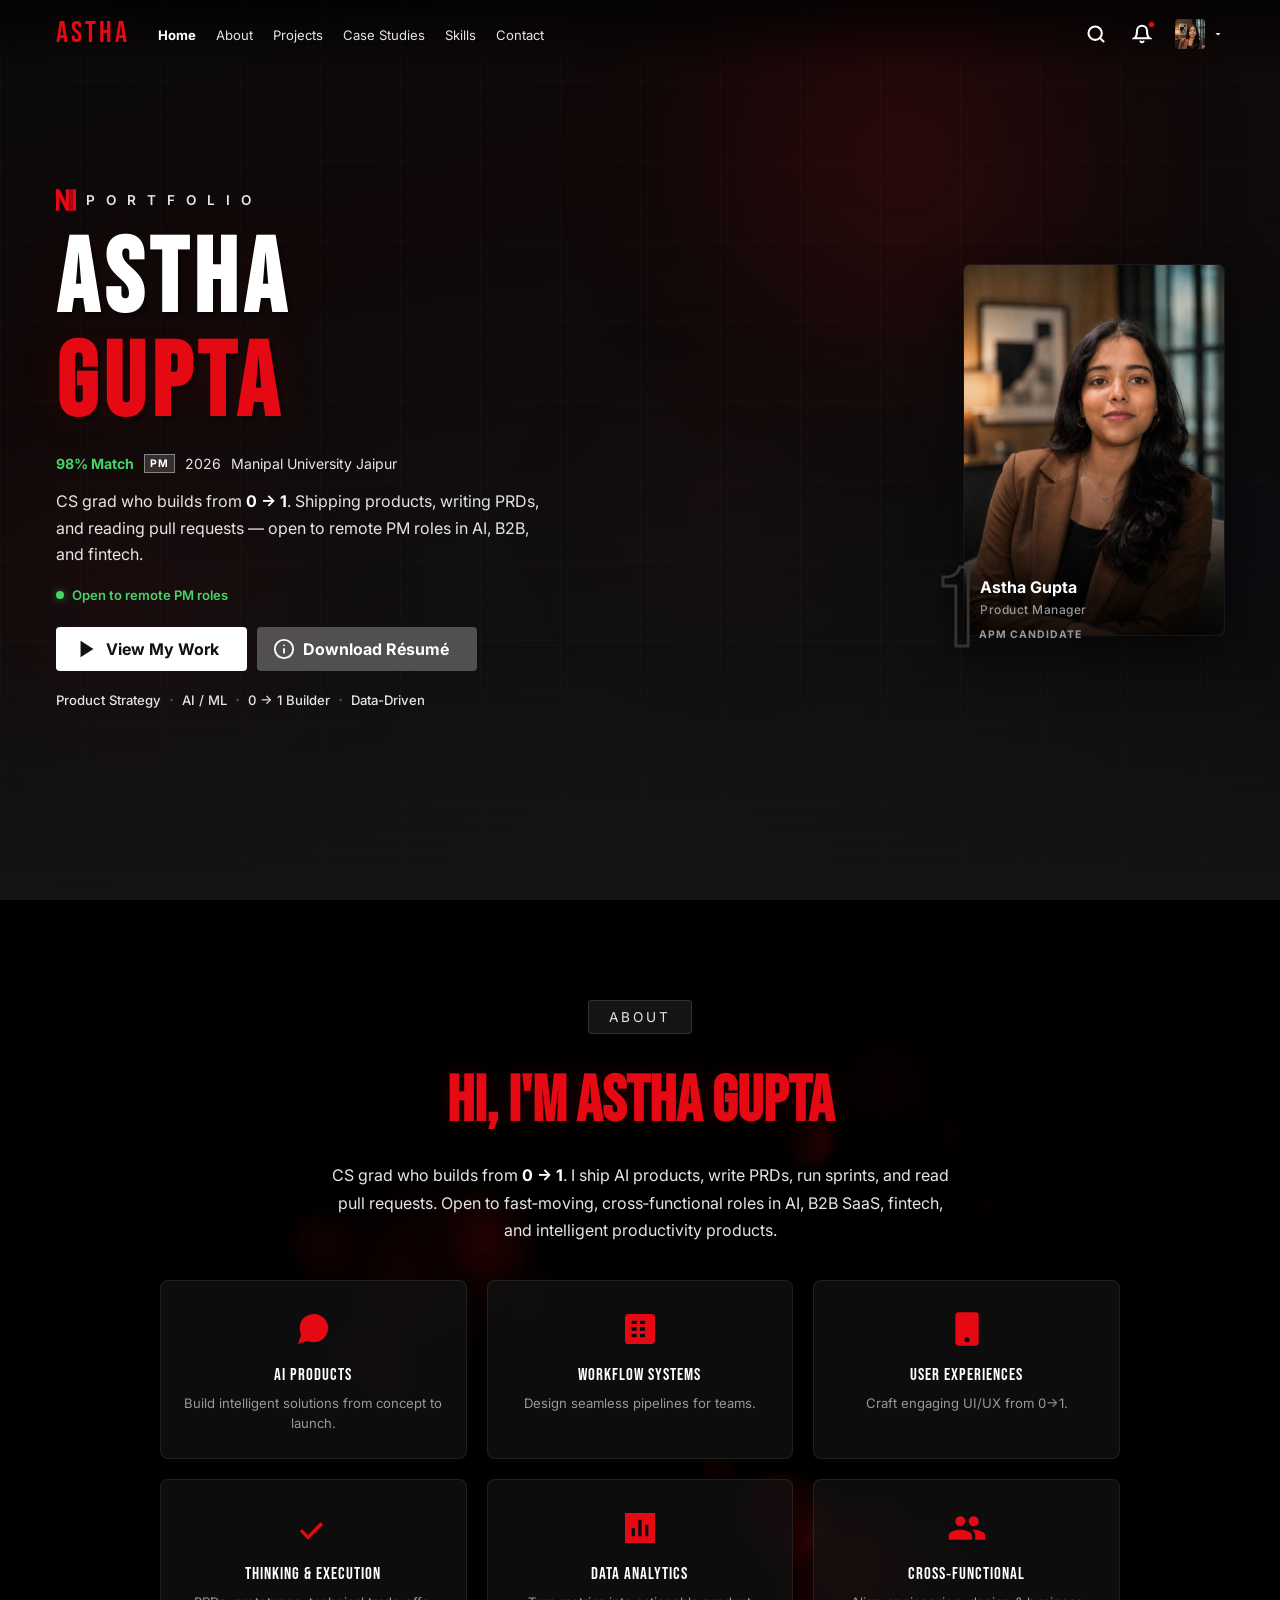
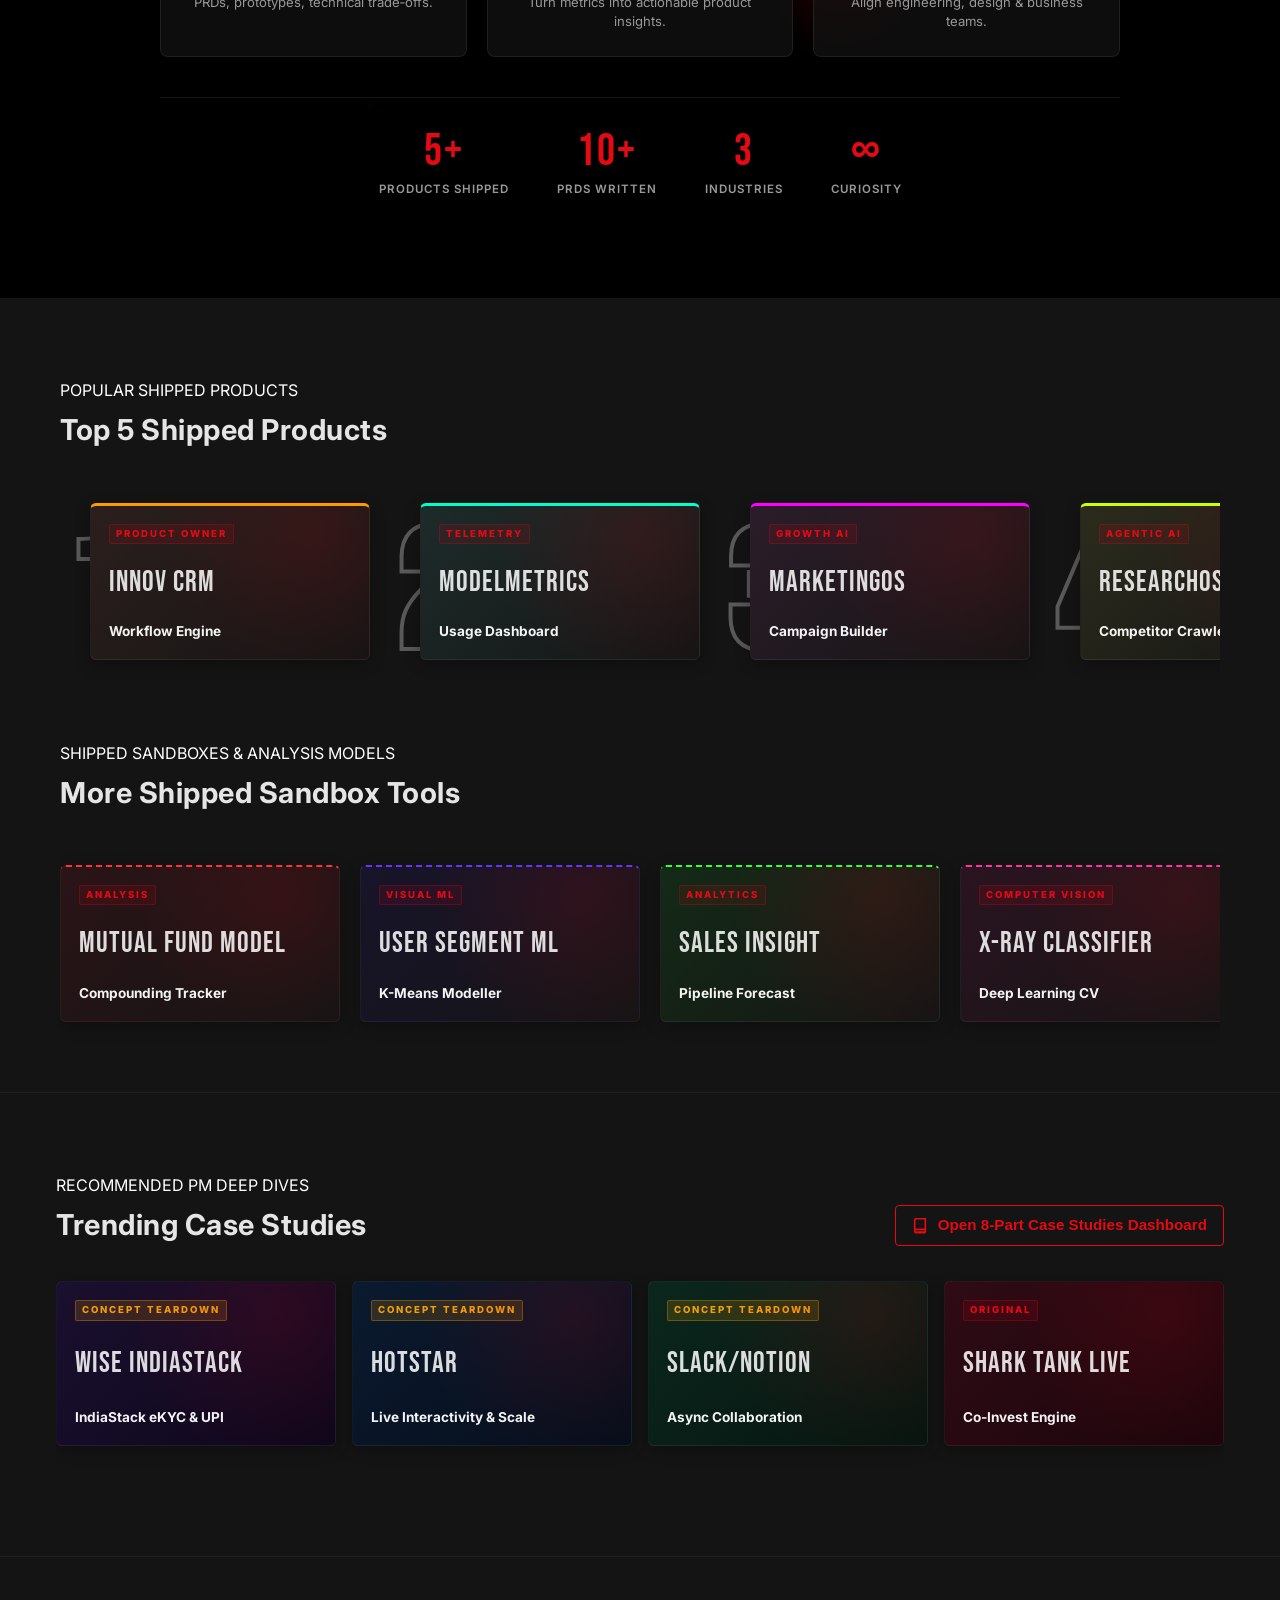
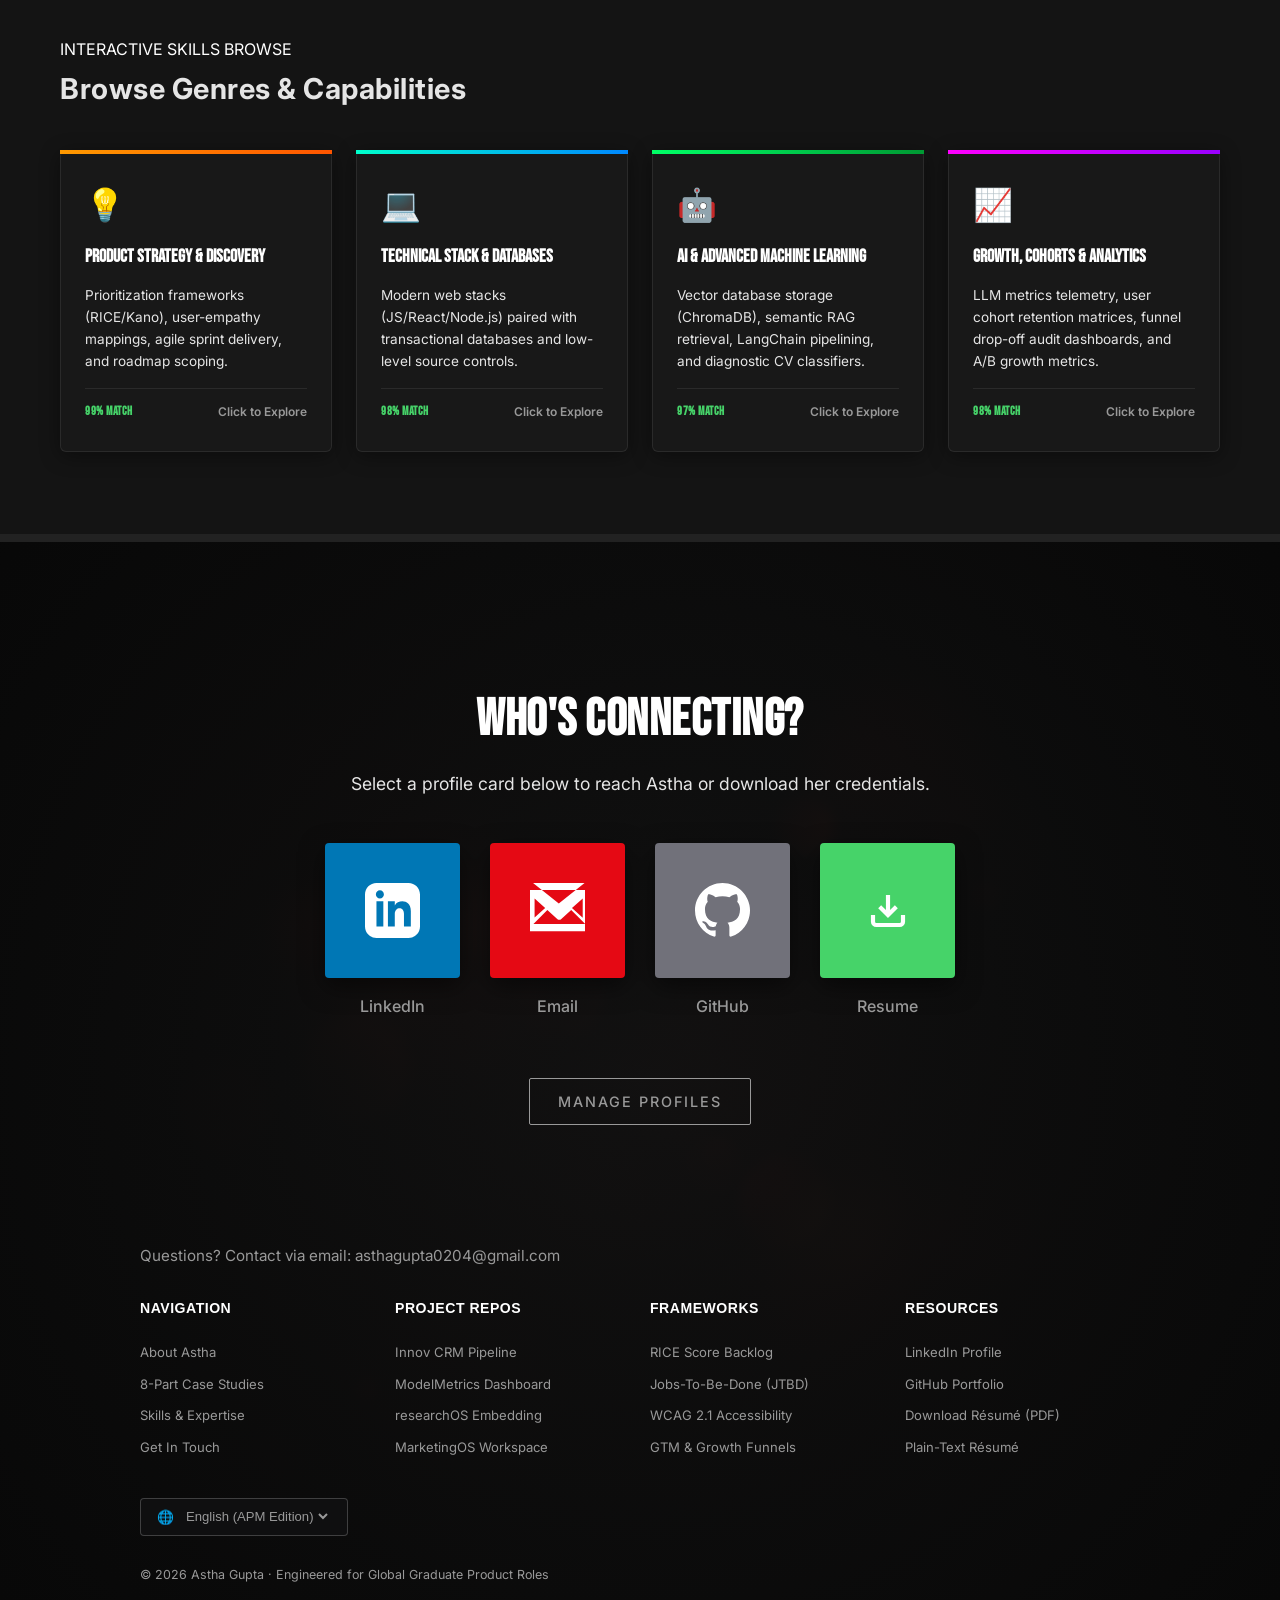
<file: index.html>
<!DOCTYPE html>
<html lang="en">
<head>
  <meta charset="UTF-8" />
  <meta name="viewport" content="width=device-width, initial-scale=1.0" />
  <title>Astha Gupta — Product Manager Portfolio</title>
  <meta name="description" content="Astha Gupta — CS grad who builds from 0 → 1. Product Manager portfolio showcasing case studies, product thinking, and technical skills." />
  <link rel="stylesheet" href="css/style.css" />
  <link rel="preconnect" href="https://fonts.googleapis.com" />
  <link rel="preconnect" href="https://fonts.gstatic.com" crossorigin />
  <link href="https://fonts.googleapis.com/css2?family=Bebas+Neue&family=Inter:wght@300;400;500;600;700;800;900&display=swap" rel="stylesheet" />
</head>
<body>

  <!-- ===== NAVBAR — Netflix style ===== -->
  <nav class="navbar" id="navbar">
    <div class="nav-left">
      <a href="index.html" class="nav-logo">
        <span class="logo-wordmark">ASTHA</span>
      </a>
      <ul class="nav-links" id="navLinks">
        <li><a href="#hero" class="active">Home</a></li>
        <li><a href="#about">About</a></li>
        <li><a href="#projects">Projects</a></li>
        <li><a href="#case-studies">Case Studies</a></li>
        <li><a href="#skills">Skills</a></li>
        <li><a href="#contact">Contact</a></li>
      </ul>
    </div>
    <div class="nav-right">
      <button class="nav-icon-btn" aria-label="Search">
        <svg width="20" height="20" viewBox="0 0 24 24" fill="none" stroke="currentColor" stroke-width="2.5" stroke-linecap="round"><circle cx="11" cy="11" r="8"/><line x1="21" y1="21" x2="16.65" y2="16.65"/></svg>
      </button>
      <button class="nav-icon-btn nav-notify" aria-label="Notifications">
        <svg width="20" height="20" viewBox="0 0 24 24" fill="none" stroke="currentColor" stroke-width="2.5" stroke-linecap="round"><path d="M18 8A6 6 0 006 8c0 7-3 9-3 9h18s-3-2-3-9M13.73 21a2 2 0 01-3.46 0"/></svg>
        <span class="notify-dot"></span>
      </button>
      <div class="nav-profile">
        <img src="images/profile.jpg" alt="Profile" class="nav-avatar" />
        <svg width="12" height="12" viewBox="0 0 24 24" fill="currentColor" class="nav-caret"><path d="M7 10l5 5 5-5z"/></svg>
      </div>
    </div>
    <div class="hamburger" id="hamburger">
      <span></span><span></span><span></span>
    </div>
  </nav>

  <!-- ===== HERO ===== -->
  <section class="hero" id="hero">
    <!-- Dark cinematic gradient background -->
    <div class="hero-bg">
      <div class="hero-gradient-base"></div>
      <div class="hero-glow hero-glow-1"></div>
      <div class="hero-glow hero-glow-2"></div>
      <div class="hero-glow hero-glow-3"></div>
      <div class="hero-grid"></div>
      <div class="hero-gradient-bottom"></div>
    </div>

    <!-- Left: Billboard content -->
    <div class="hero-billboard">
      <!-- N PORTFOLIO badge -->
      <div class="hero-series-badge">
        <svg viewBox="0 0 26 28" class="n-logo-small" aria-hidden="true">
          <path d="M0 0h4.55l8.18 16.44V0H17.3v28h-4.32L4.55 11v17H0V0z" fill="#E50914"/>
          <path d="M17.3 0h4.55v28H17.3V0z" fill="#B20710"/>
          <path d="M21.85 0H26v28h-4.15V0z" fill="#E50914"/>
        </svg>
        <span class="series-label">P O R T F O L I O</span>
      </div>

      <h1 class="hero-title">
        <span class="title-line title-line-1">Astha</span>
        <span class="title-line title-line-2">Gupta</span>
      </h1>

      <!-- Netflix metadata row -->
      <div class="hero-match-row">
        <span class="match-score">98% Match</span>
        <span class="maturity-badge">PM</span>
        <span class="meta-year">2026</span>
        <span class="meta-detail">Manipal University Jaipur</span>
      </div>

      <p class="hero-synopsis">
        CS grad who builds from <strong>0 → 1</strong>. Shipping products, writing PRDs, 
        and reading pull requests — open to remote PM roles in AI, B2B, and fintech.
      </p>

      <!-- Availability -->
      <div class="hero-availability-tag">
        <span class="avail-dot"></span>
        <span>Open to remote PM roles</span>
      </div>

      <!-- CTA buttons -->
      <div class="hero-actions">
        <a href="#projects" class="btn-play">
          <svg viewBox="0 0 24 24" fill="currentColor" class="play-icon"><polygon points="5,3 19,12 5,21"/></svg>
          View My Work
        </a>
        <a href="assets/Astha_Gupta_Resume.pdf" target="_blank" class="btn-more-info">
          <svg viewBox="0 0 24 24" fill="none" stroke="currentColor" stroke-width="2" class="info-icon"><circle cx="12" cy="12" r="10"/><line x1="12" y1="16" x2="12" y2="12" stroke-linecap="round"/><circle cx="12" cy="8" r="1" fill="currentColor" stroke="none"/></svg>
          Download Résumé
        </a>
      </div>

      <!-- Genre tags -->
      <div class="hero-genre-row">
        <span class="genre-tag">Product Strategy</span>
        <span class="genre-dot">·</span>
        <span class="genre-tag">AI / ML</span>
        <span class="genre-dot">·</span>
        <span class="genre-tag">0 → 1 Builder</span>
        <span class="genre-dot">·</span>
        <span class="genre-tag">Data-Driven</span>
      </div>
    </div>

    <!-- Right: Small profile portrait card -->
    <div class="hero-portrait">
      <div class="portrait-card">
        <img src="images/profile.jpg" alt="Astha Gupta" class="portrait-img" />
        <div class="portrait-overlay"></div>
        <!-- Netflix-style bottom info on card -->
        <div class="portrait-info">
          <div class="portrait-name">Astha Gupta</div>
          <div class="portrait-sub">Product Manager</div>
        </div>
      </div>
      <!-- Netflix "Top 10" style rank badge -->
      <div class="portrait-rank">
        <span class="rank-number">1</span>
        <span class="rank-label">APM Candidate</span>
      </div>
    </div>

    <!-- Right-edge age badge -->
    
  </section>

  <!-- ===== ABOUT SECTION ===== -->
    <section id="about" class="about-section">
      <div class="about-bg"></div>
      <div class="about-content">
        <div class="about-title-card">
          <span class="section-label">ABOUT</span>
        </div>
        <h2 class="about-heading">Hi, I'm Astha Gupta</h2>
        <p class="about-bio">
          CS grad who builds from <strong>0 → 1</strong>. I ship AI products, write PRDs, run sprints, and read pull requests. Open to fast‑moving, cross‑functional roles in AI, B2B SaaS, fintech, and intelligent productivity products.
        </p>

        <!-- 3×2 Visual Card Grid -->
        <div class="about-visual">
          <!-- Card 1: AI Products -->
          <div class="visual-card" data-index="1">
            <svg class="visual-icon" viewBox="0 0 24 24" aria-hidden="true"><path d="M21 11.5a8.38 8.38 0 01-.9 3.8 8.5 8.5 0 01-7.6 4.7 8.38 8.38 0 01-3.8-.9L3 21l1.9-5.7a8.38 8.38 0 01-.9-3.8 8.5 8.5 0 014.7-7.6 8.38 8.38 0 013.8-.9h.5a8.48 8.48 0 018 8v.5z"/></svg>
            <div class="visual-title">AI Products</div>
            <div class="visual-desc">Build intelligent solutions from concept to launch.</div>
          </div>
          <!-- Card 2: Workflow Systems -->
          <div class="visual-card" data-index="2">
            <svg class="visual-icon" viewBox="0 0 24 24" aria-hidden="true"><path d="M19 3H5c-1.1 0-2 .9-2 2v14a2 2 0 002 2h14c1.1 0 2-.9 2-2V5a2 2 0 00-2-2zm-9 14H7v-2h3v2zm0-4H7v-2h3v2zm0-4H7V7h3v2zm5 8h-3v-2h3v2zm0-4h-3v-2h3v2zm0-4h-3V7h3v2z"/></svg>
            <div class="visual-title">Workflow Systems</div>
            <div class="visual-desc">Design seamless pipelines for teams.</div>
          </div>
          <!-- Card 3: User Experiences -->
          <div class="visual-card" data-index="3">
            <svg class="visual-icon" viewBox="0 0 24 24" aria-hidden="true"><path d="M7 2h10a2 2 0 012 2v16a2 2 0 01-2 2H7a2 2 0 01-2-2V4a2 2 0 012-2zm5 18a1.5 1.5 0 100-3 1.5 1.5 0 000 3z"/></svg>
            <div class="visual-title">User Experiences</div>
            <div class="visual-desc">Craft engaging UI/UX from 0→1.</div>
          </div>
          <!-- Card 4: Product Thinking -->
          <div class="visual-card" data-index="4">
            <svg class="visual-icon" viewBox="0 0 24 24" aria-hidden="true"><path d="M9 16.2l-3.5-3.5L4 14l5 5 9-9-1.5-1.5L9 16.2z"/></svg>
            <div class="visual-title">Thinking & Execution</div>
            <div class="visual-desc">PRDs, prototypes, technical trade‑offs.</div>
          </div>
          <!-- Card 5: Data Analytics -->
          <div class="visual-card" data-index="5">
            <svg class="visual-icon" viewBox="0 0 24 24" aria-hidden="true"><path d="M3 3v18h18V3H3zm6 14H7v-5h2v5zm4 0h-2V7h2v10zm4 0h-2v-7h2v7z"/></svg>
            <div class="visual-title">Data Analytics</div>
            <div class="visual-desc">Turn metrics into actionable product insights.</div>
          </div>
          <!-- Card 6: Cross‑Functional Leadership -->
          <div class="visual-card" data-index="6">
            <svg class="visual-icon" viewBox="0 0 24 24" aria-hidden="true"><path d="M16 11c1.66 0 2.99-1.34 2.99-3S17.66 5 16 5s-3 1.34-3 3 1.34 3 3 3zm-8 0c1.66 0 2.99-1.34 2.99-3S9.66 5 8 5 5 6.34 5 8s1.34 3 3 3zm0 2c-2.33 0-7 1.17-7 3.5V19h14v-2.5c0-2.33-4.67-3.5-7-3.5zm8 0c-.29 0-.62.02-.97.05 1.16.84 1.97 1.97 1.97 3.45V19h6v-2.5c0-2.33-4.67-3.5-7-3.5z"/></svg>
            <div class="visual-title">Cross‑Functional</div>
            <div class="visual-desc">Align engineering, design & business teams.</div>
          </div>
        </div>

        <!-- Stat Numbers Row -->
        <div class="about-stats">
          <div class="about-stat">
            <span class="stat-num">5+</span>
            <span class="stat-label">Products Shipped</span>
          </div>
          <div class="about-stat">
            <span class="stat-num">10+</span>
            <span class="stat-label">PRDs Written</span>
          </div>
          <div class="about-stat">
            <span class="stat-num">3</span>
            <span class="stat-label">Industries</span>
          </div>
          <div class="about-stat">
            <span class="stat-num">∞</span>
            <span class="stat-label">Curiosity</span>
          </div>
        </div>
      </div>
    </section>

  <!-- ===== PROJECTS SECTION ===== -->
  <section id="projects" class="projects-section">
    <!-- Row 1: Top 5 Shipped Products -->
    <div class="cs-section-header">
      <span class="section-label">POPULAR SHIPPED PRODUCTS</span>
      <h2 class="cs-section-heading">Top 5 Shipped Products</h2>
    </div>

    <div class="top-row-container">
      <div class="top-row-slider">
        <!-- Project Rank 1 -->
        <div class="top-product-card-container">
          <span class="top-rank-num">1</span>
          <div class="cs-movie-card landscape-card" data-cs="innov-crm">
            <div class="cs-card-thumbnail cs-bg-crm">
              <div class="cs-card-badge">Product Owner</div>
              <div class="cs-card-logo">Innov CRM</div>
              <div class="cs-card-banner-title">Workflow Engine</div>
            </div>
            <div class="cs-card-hover-overlay">
              <div class="cs-hover-controls">
                <button class="cs-control-btn play-btn" aria-label="Open Deep Dive">
                  <svg viewBox="0 0 24 24" fill="currentColor"><polygon points="6,4 20,12 6,20"/></svg>
                </button>
                <button class="cs-control-btn like-btn" aria-label="Like">
                  <svg viewBox="0 0 24 24" fill="none" stroke="currentColor" stroke-width="2"><path d="M14 9V5a3 3 0 00-3-3l-4 9v11h11.28a2 2 0 002-1.7l1.38-9a2 2 0 00-2-2.3zM7 22H4a2 2 0 01-2-2v-7a2 2 0 012-2h3"/></svg>
                </button>
              </div>
              <div class="cs-hover-meta">
                <span class="cs-hover-match">99% Match for B2B SaaS PM</span>
                <span class="cs-hover-maturity">Production</span>
                <span class="cs-hover-year">2026</span>
              </div>
              <p class="cs-hover-synopsis">Product Owner role: drag-and-drop B2B sales pipelines and dynamic follow-up triggers reducing lead leakages by 35%.</p>
              <div class="cs-hover-tags">
                <span>B2B CRM</span>
                <span>Kanban Pipeline</span>
                <span>Workflows</span>
              </div>
            </div>
          </div>
        </div>

        <!-- Project Rank 2 -->
        <div class="top-product-card-container">
          <span class="top-rank-num">2</span>
          <div class="cs-movie-card landscape-card" data-cs="modelmetrics-dashboard">
            <div class="cs-card-thumbnail cs-bg-metrics">
              <div class="cs-card-badge">Telemetry</div>
              <div class="cs-card-logo">ModelMetrics</div>
              <div class="cs-card-banner-title">Usage Dashboard</div>
            </div>
            <div class="cs-card-hover-overlay">
              <div class="cs-hover-controls">
                <button class="cs-control-btn play-btn" aria-label="Open Deep Dive">
                  <svg viewBox="0 0 24 24" fill="currentColor"><polygon points="6,4 20,12 6,20"/></svg>
                </button>
                <button class="cs-control-btn like-btn" aria-label="Like">
                  <svg viewBox="0 0 24 24" fill="none" stroke="currentColor" stroke-width="2"><path d="M14 9V5a3 3 0 00-3-3l-4 9v11h11.28a2 2 0 002-1.7l1.38-9a2 2 0 00-2-2.3zM7 22H4a2 2 0 01-2-2v-7a2 2 0 012-2h3"/></svg>
                </button>
              </div>
              <div class="cs-hover-meta">
                <span class="cs-hover-match">96% Match for Technical PM</span>
                <span class="cs-hover-maturity">Active Streamlit</span>
                <span class="cs-hover-year">2026</span>
              </div>
              <p class="cs-hover-synopsis">SaaS metrics telemetry mapping live LLM token usage and weekly user cohort retention maps.</p>
              <div class="cs-hover-tags">
                <span>LLM Telemetry</span>
                <span>Cohorts</span>
                <span>SaaS Metrics</span>
              </div>
            </div>
          </div>
        </div>

        <!-- Project Rank 3 -->
        <div class="top-product-card-container">
          <span class="top-rank-num">3</span>
          <div class="cs-movie-card landscape-card" data-cs="marketingos">
            <div class="cs-card-thumbnail cs-bg-growth">
              <div class="cs-card-badge">Growth AI</div>
              <div class="cs-card-logo">MarketingOS</div>
              <div class="cs-card-banner-title">Campaign Builder</div>
            </div>
            <div class="cs-card-hover-overlay">
              <div class="cs-hover-controls">
                <button class="cs-control-btn play-btn" aria-label="Open Deep Dive">
                  <svg viewBox="0 0 24 24" fill="currentColor"><polygon points="6,4 20,12 6,20"/></svg>
                </button>
                <button class="cs-control-btn like-btn" aria-label="Like">
                  <svg viewBox="0 0 24 24" fill="none" stroke="currentColor" stroke-width="2"><path d="M14 9V5a3 3 0 00-3-3l-4 9v11h11.28a2 2 0 002-1.7l1.38-9a2 2 0 00-2-2.3zM7 22H4a2 2 0 01-2-2v-7a2 2 0 012-2h3"/></svg>
                </button>
              </div>
              <div class="cs-hover-meta">
                <span class="cs-hover-match">97% Match for AI PM</span>
                <span class="cs-hover-maturity">AI Sandbox</span>
                <span class="cs-hover-year">2026</span>
              </div>
              <p class="cs-hover-synopsis">Automated GenAI campaign asset generator creating ad variants and managing 1-click marketing channel sync.</p>
              <div class="cs-hover-tags">
                <span>GenAI Staging</span>
                <span>TypeScript</span>
                <span>Growth PM</span>
              </div>
            </div>
          </div>
        </div>

        <!-- Project Rank 4 -->
        <div class="top-product-card-container">
          <span class="top-rank-num">4</span>
          <div class="cs-movie-card landscape-card" data-cs="researchos">
            <div class="cs-card-thumbnail cs-bg-crawler">
              <div class="cs-card-badge">Agentic AI</div>
              <div class="cs-card-logo">researchOS</div>
              <div class="cs-card-banner-title">Competitor Crawler</div>
            </div>
            <div class="cs-card-hover-overlay">
              <div class="cs-hover-controls">
                <button class="cs-control-btn play-btn" aria-label="Open Deep Dive">
                  <svg viewBox="0 0 24 24" fill="currentColor"><polygon points="6,4 20,12 6,20"/></svg>
                </button>
                <button class="cs-control-btn like-btn" aria-label="Like">
                  <svg viewBox="0 0 24 24" fill="none" stroke="currentColor" stroke-width="2"><path d="M14 9V5a3 3 0 00-3-3l-4 9v11h11.28a2 2 0 002-1.7l1.38-9a2 2 0 00-2-2.3zM7 22H4a2 2 0 01-2-2v-7a2 2 0 012-2h3"/></svg>
                </button>
              </div>
              <div class="cs-hover-meta">
                <span class="cs-hover-match">95% Match for AI/ML PM</span>
                <span class="cs-hover-maturity">Python Crawler</span>
                <span class="cs-hover-year">2026</span>
              </div>
              <p class="cs-hover-synopsis">Autonomous competitor intelligence crawler highlighting HTML adjustments and writing strategic impact teardowns.</p>
              <div class="cs-hover-tags">
                <span>Competitor intelligence</span>
                <span>Web Scraping</span>
                <span>Log diff</span>
              </div>
            </div>
          </div>
        </div>

        <!-- Project Rank 5 -->
        <div class="top-product-card-container">
          <span class="top-rank-num">5</span>
          <div class="cs-movie-card landscape-card" data-cs="document-intelligence">
            <div class="cs-card-thumbnail cs-bg-rag">
              <div class="cs-card-badge">GenAI RAG</div>
              <div class="cs-card-logo">DocIntel</div>
              <div class="cs-card-banner-title">LangChain & Gemini</div>
            </div>
            <div class="cs-card-hover-overlay">
              <div class="cs-hover-controls">
                <button class="cs-control-btn play-btn" aria-label="Open Deep Dive">
                  <svg viewBox="0 0 24 24" fill="currentColor"><polygon points="6,4 20,12 6,20"/></svg>
                </button>
                <button class="cs-control-btn like-btn" aria-label="Like">
                  <svg viewBox="0 0 24 24" fill="none" stroke="currentColor" stroke-width="2"><path d="M14 9V5a3 3 0 00-3-3l-4 9v11h11.28a2 2 0 002-1.7l1.38-9a2 2 0 00-2-2.3zM7 22H4a2 2 0 01-2-2v-7a2 2 0 012-2h3"/></svg>
                </button>
              </div>
              <div class="cs-hover-meta">
                <span class="cs-hover-match">98% Match for AI PM</span>
                <span class="cs-hover-maturity">RAG Production</span>
                <span class="cs-hover-year">2026</span>
              </div>
              <p class="cs-hover-synopsis">LangChain & Gemini semantic search QA engine supporting vector indexing and highlighted source page citations.</p>
              <div class="cs-hover-tags">
                <span>LangChain</span>
                <span>Gemini API</span>
                <span>ChromaDB RAG</span>
              </div>
            </div>
          </div>
        </div>

      </div>
    </div>

    <!-- Row 2: Shipped Sandboxes & Data Tools -->
    <div class="cs-section-header row-margin-top">
      <span class="section-label">SHIPPED SANDBOXES & ANALYSIS MODELS</span>
      <h2 class="cs-section-heading">More Shipped Sandbox Tools</h2>
    </div>

    <div class="sandbox-slider-container">
      <div class="sandbox-slider">

        <!-- Sandbox 1: Mutual Funds -->
        <div class="cs-movie-card landscape-card" data-cs="mutual-fund-analysis">
          <div class="cs-card-thumbnail cs-bg-sandbox-fund">
            <div class="cs-card-badge">Analysis</div>
            <div class="cs-card-logo">Mutual Fund Model</div>
            <div class="cs-card-banner-title">Compounding Tracker</div>
          </div>
          <div class="cs-card-hover-overlay">
            <div class="cs-hover-controls">
              <button class="cs-control-btn play-btn" aria-label="Open Deep Dive">
                <svg viewBox="0 0 24 24" fill="currentColor"><polygon points="6,4 20,12 6,20"/></svg>
              </button>
            </div>
            <div class="cs-hover-meta">
              <span class="cs-hover-match">95% Match for Fintech PM</span>
              <span class="cs-hover-maturity">Jupyter</span>
              <span class="cs-hover-year">2026</span>
            </div>
            <p class="cs-hover-synopsis">Jupyter portfolio return simulator calculating fees drag cost and risk ratios compounding projections.</p>
            <div class="cs-hover-tags">
              <span>Jupyter Allocator</span>
              <span>Compounding slider</span>
              <span>Pandas data</span>
            </div>
          </div>
        </div>

        <!-- Sandbox 2: Customer Segmentation -->
        <div class="cs-movie-card landscape-card" data-cs="customer-segmentation">
          <div class="cs-card-thumbnail cs-bg-sandbox-customer">
            <div class="cs-card-badge">Visual ML</div>
            <div class="cs-card-logo">User Segment ML</div>
            <div class="cs-card-banner-title">K-Means Modeller</div>
          </div>
          <div class="cs-card-hover-overlay">
            <div class="cs-hover-controls">
              <button class="cs-control-btn play-btn" aria-label="Open Deep Dive">
                <svg viewBox="0 0 24 24" fill="currentColor"><polygon points="6,4 20,12 6,20"/></svg>
              </button>
            </div>
            <div class="cs-hover-meta">
              <span class="cs-hover-match">94% Match for Technical PM</span>
              <span class="cs-hover-maturity">Clustering model</span>
              <span class="cs-hover-year">2025</span>
            </div>
            <p class="cs-hover-synopsis">K-Means customer clustering pipeline modeling target ad CTR and isolated cohort segments.</p>
            <div class="cs-hover-tags">
              <span>K-Means</span>
              <span>Cohort Visuals</span>
              <span>User Modeling</span>
            </div>
          </div>
        </div>

        <!-- Sandbox 3: Sales Insights -->
        <div class="cs-movie-card landscape-card" data-cs="sales-insight">
          <div class="cs-card-thumbnail cs-bg-sandbox-sales">
            <div class="cs-card-badge">Analytics</div>
            <div class="cs-card-logo">Sales Insight</div>
            <div class="cs-card-banner-title">Pipeline Forecast</div>
          </div>
          <div class="cs-card-hover-overlay">
            <div class="cs-hover-controls">
              <button class="cs-control-btn play-btn" aria-label="Open Deep Dive">
                <svg viewBox="0 0 24 24" fill="currentColor"><polygon points="6,4 20,12 6,20"/></svg>
              </button>
            </div>
            <div class="cs-hover-meta">
              <span class="cs-hover-match">94% Match for Growth PM</span>
              <span class="cs-hover-maturity">BI Dashboard</span>
              <span class="cs-hover-year">2025</span>
            </div>
            <p class="cs-hover-synopsis">Sales pipeline dashboard tracking deal ages, conversion flows, and quota forecasts.</p>
            <div class="cs-hover-tags">
              <span>Sales pipeline</span>
              <span>BI Dashboard</span>
              <span>Metrics Goal</span>
            </div>
          </div>
        </div>

        <!-- Sandbox 4: Pneumonia detection -->
        <div class="cs-movie-card landscape-card" data-cs="pneumonia-detection">
          <div class="cs-card-thumbnail cs-bg-sandbox-pneumonia">
            <div class="cs-card-badge">Computer Vision</div>
            <div class="cs-card-logo">X-Ray Classifier</div>
            <div class="cs-card-banner-title">Deep Learning CV</div>
          </div>
          <div class="cs-card-hover-overlay">
            <div class="cs-hover-controls">
              <button class="cs-control-btn play-btn" aria-label="Open Deep Dive">
                <svg viewBox="0 0 24 24" fill="currentColor"><polygon points="6,4 20,12 6,20"/></svg>
              </button>
            </div>
            <div class="cs-hover-meta">
              <span class="cs-hover-match">95% Match for Technical PM</span>
              <span class="cs-hover-maturity">CV Model</span>
              <span class="cs-hover-year">2026</span>
            </div>
            <p class="cs-hover-synopsis">Computer vision deep learning classifier optimizing clinical diagnostic recall in X-Ray imaging.</p>
            <div class="cs-hover-tags">
              <span>Deep Learning recall</span>
              <span>Computer Vision</span>
              <span>Diagnostic UI</span>
            </div>
          </div>
        </div>

        <!-- Sandbox 5: Ecom API -->
        <div class="cs-movie-card landscape-card" data-cs="ecom-api">
          <div class="cs-card-thumbnail cs-bg-sandbox-ecom">
            <div class="cs-card-badge">REST API</div>
            <div class="cs-card-logo">E-Commerce Backend</div>
            <div class="cs-card-banner-title">Node & Express API</div>
          </div>
          <div class="cs-card-hover-overlay">
            <div class="cs-hover-controls">
              <button class="cs-control-btn play-btn" aria-label="Open Deep Dive">
                <svg viewBox="0 0 24 24" fill="currentColor"><polygon points="6,4 20,12 6,20"/></svg>
              </button>
            </div>
            <div class="cs-hover-meta">
              <span class="cs-hover-match">93% Match for Platform PM</span>
              <span class="cs-hover-maturity">API Sandbox</span>
              <span class="cs-hover-year">2025</span>
            </div>
            <p class="cs-hover-synopsis">RESTful API backend securing inventory atomic locks and cart check validation protocols.</p>
            <div class="cs-hover-tags">
              <span>REST API</span>
              <span>Node / Express</span>
              <span>Database Locks</span>
            </div>
          </div>
        </div>

      </div>
    </div>

  </section>
  <!-- ===== CASE STUDIES SECTION ===== -->
  <section id="case-studies" class="case-studies-section">
    <div class="cs-section-header" style="display: flex; justify-content: space-between; align-items: flex-end; flex-wrap: wrap; gap: 15px; margin-bottom: 25px;">
      <div>
        <span class="section-label">RECOMMENDED PM DEEP DIVES</span>
        <h2 class="cs-section-heading" style="margin-bottom: 0;">Trending Case Studies</h2>
      </div>
      <a href="pages/case-studies.html" class="cs-dashboard-link" style="color: #e50914; text-decoration: none; font-family: 'Outfit', sans-serif; font-weight: 700; font-size: 0.95rem; display: flex; align-items: center; gap: 6px; padding: 8px 16px; border: 1px solid #e50914; border-radius: 4px; transition: all 0.2s;" onmouseover="this.style.background='#e50914'; this.style.color='#fff';" onmouseout="this.style.background='transparent'; this.style.color='#e50914';">
        <svg width="16" height="16" viewBox="0 0 24 24" fill="none" stroke="currentColor" stroke-width="2.5" style="margin-right: 4px;"><path d="M4 19.5A2.5 2.5 0 0 1 6.5 17H20M4 19.5A2.5 2.5 0 0 0 6.5 22H20M4 19.5V3.5A2.5 2.5 0 0 1 6.5 1H20v20H6.5a2.5 2.5 0 0 1-2.5-2.5z"/></svg>
        Open 8-Part Case Studies Dashboard
      </a>
    </div>

    <div class="cs-slider-container">
      <div class="cs-slider">
        
        <!-- Case Study 1 -->
        <div class="cs-movie-card" data-cs="global-onboarding">
          <div class="cs-card-thumbnail cs-bg-finpay">
            <div class="cs-card-badge" style="background: rgba(255,165,0,0.15); color: #f59e0b; border: 1px solid rgba(255,165,0,0.3);">Concept Teardown</div>
            <div class="cs-card-logo">Wise IndiaStack</div>
            <div class="cs-card-banner-title">IndiaStack eKYC & UPI</div>
          </div>
          <div class="cs-card-hover-overlay">
            <div class="cs-hover-controls">
              <button class="cs-control-btn play-btn" aria-label="Open Deep Dive">
                <svg viewBox="0 0 24 24" fill="currentColor"><polygon points="6,4 20,12 6,20"/></svg>
              </button>
              <button class="cs-control-btn like-btn" aria-label="Like">
                <svg viewBox="0 0 24 24" fill="none" stroke="currentColor" stroke-width="2"><path d="M14 9V5a3 3 0 00-3-3l-4 9v11h11.28a2 2 0 002-1.7l1.38-9a2 2 0 00-2-2.3zM7 22H4a2 2 0 01-2-2v-7a2 2 0 012-2h3"/></svg>
              </button>
              <button class="cs-control-btn info-btn" aria-label="More Info">
                <svg viewBox="0 0 24 24" fill="none" stroke="currentColor" stroke-width="2"><circle cx="12" cy="12" r="10"/><line x1="12" y1="16" x2="12" y2="12"/><circle cx="12" cy="8" r="1" fill="currentColor" stroke="none"/></svg>
              </button>
            </div>
            <div class="cs-hover-meta">
              <span class="cs-hover-match">98% Match for FinTech PM</span>
              <span class="cs-hover-maturity">IndiaStack Concept</span>
              <span class="cs-hover-year">2026</span>
            </div>
            <p class="cs-hover-synopsis">Redesigning international eKYC & UPI dispute resolution flows for first-time vernacular internet users in Tier-2/3 Indian cities under DPDP 2023 guidelines.</p>
            <div class="cs-hover-tags">
              <span>UPI & Aadhaar</span>
              <span>Bharat Localization</span>
              <span>DPDP Compliance</span>
            </div>
          </div>
        </div>

        <!-- Case Study 2 -->
        <div class="cs-movie-card" data-cs="india-localization">
          <div class="cs-card-thumbnail cs-bg-teamflow">
            <div class="cs-card-badge" style="background: rgba(255,165,0,0.15); color: #f59e0b; border: 1px solid rgba(255,165,0,0.3);">Concept Teardown</div>
            <div class="cs-card-logo">Hotstar</div>
            <div class="cs-card-banner-title">Live Interactivity & Scale</div>
          </div>
          <div class="cs-card-hover-overlay">
            <div class="cs-hover-controls">
              <button class="cs-control-btn play-btn" aria-label="Open Deep Dive">
                <svg viewBox="0 0 24 24" fill="currentColor"><polygon points="6,4 20,12 6,20"/></svg>
              </button>
              <button class="cs-control-btn like-btn" aria-label="Like">
                <svg viewBox="0 0 24 24" fill="none" stroke="currentColor" stroke-width="2"><path d="M14 9V5a3 3 0 00-3-3l-4 9v11h11.28a2 2 0 002-1.7l1.38-9a2 2 0 00-2-2.3zM7 22H4a2 2 0 01-2-2v-7a2 2 0 012-2h3"/></svg>
              </button>
              <button class="cs-control-btn info-btn" aria-label="More Info">
                <svg viewBox="0 0 24 24" fill="none" stroke="currentColor" stroke-width="2"><circle cx="12" cy="12" r="10"/><line x1="12" y1="16" x2="12" y2="12"/><circle cx="12" cy="8" r="1" fill="currentColor" stroke="none"/></svg>
              </button>
            </div>
            <div class="cs-hover-meta">
              <span class="cs-hover-match">99% Match for B2C Growth PM</span>
              <span class="cs-hover-maturity">Disney+ Hotstar</span>
              <span class="cs-hover-year">2026</span>
            </div>
            <p class="cs-hover-synopsis">Growth PM case study on scaling live streaming (50M+ concurrent users) during IPL, bundling HBO/Disney content, and pioneering Swiggy Watch'N'Order food commerce overlays.</p>
            <div class="cs-hover-tags">
              <span>IPL Commerce</span>
              <span>Ecosystem Bundles</span>
              <span>Live Overlays</span>
            </div>
          </div>
        </div>

        <!-- Case Study 3 -->
        <div class="cs-movie-card" data-cs="async-collaboration">
          <div class="cs-card-thumbnail cs-bg-search">
            <div class="cs-card-badge" style="background: rgba(255,165,0,0.15); color: #f59e0b; border: 1px solid rgba(255,165,0,0.3);">Concept Teardown</div>
            <div class="cs-card-logo">Slack/Notion</div>
            <div class="cs-card-banner-title">Async Collaboration</div>
          </div>
          <div class="cs-card-hover-overlay">
            <div class="cs-hover-controls">
              <button class="cs-control-btn play-btn" aria-label="Open Deep Dive">
                <svg viewBox="0 0 24 24" fill="currentColor"><polygon points="6,4 20,12 6,20"/></svg>
              </button>
              <button class="cs-control-btn like-btn" aria-label="Like">
                <svg viewBox="0 0 24 24" fill="none" stroke="currentColor" stroke-width="2"><path d="M14 9V5a3 3 0 00-3-3l-4 9v11h11.28a2 2 0 002-1.7l1.38-9a2 2 0 00-2-2.3zM7 22H4a2 2 0 01-2-2v-7a2 2 0 012-2h3"/></svg>
              </button>
              <button class="cs-control-btn info-btn" aria-label="More Info">
                <svg viewBox="0 0 24 24" fill="none" stroke="currentColor" stroke-width="2"><circle cx="12" cy="12" r="10"/><line x1="12" y1="16" x2="12" y2="12"/><circle cx="12" cy="8" r="1" fill="currentColor" stroke="none"/></svg>
              </button>
            </div>
            <div class="cs-hover-meta">
              <span class="cs-hover-match">96% Match for Platform PM</span>
              <span class="cs-hover-maturity">Slack / Notion</span>
              <span class="cs-hover-year">2026</span>
            </div>
            <p class="cs-hover-synopsis">Designing remote-friendly collaboration modules for global teams. Solving time-zone context loss, async update logs, and interactive hand-offs.</p>
            <div class="cs-hover-tags">
              <span>Async UX</span>
              <span>Team Workflows</span>
              <span>B2B SaaS</span>
            </div>
          </div>
        </div>

        <!-- Case Study 4 -->
        <div class="cs-movie-card" data-cs="shark-tank-invest">
          <div class="cs-card-thumbnail cs-bg-shoplens">
            <div class="cs-card-badge">Original</div>
            <div class="cs-card-logo">Shark Tank Live</div>
            <div class="cs-card-banner-title">Co-Invest Engine</div>
          </div>
          <div class="cs-card-hover-overlay">
            <div class="cs-hover-controls">
              <button class="cs-control-btn play-btn" aria-label="Open Deep Dive">
                <svg viewBox="0 0 24 24" fill="currentColor"><polygon points="6,4 20,12 6,20"/></svg>
              </button>
              <button class="cs-control-btn like-btn" aria-label="Like">
                <svg viewBox="0 0 24 24" fill="none" stroke="currentColor" stroke-width="2"><path d="M14 9V5a3 3 0 00-3-3l-4 9v11h11.28a2 2 0 002-1.7l1.38-9a2 2 0 00-2-2.3zM7 22H4a2 2 0 01-2-2v-7a2 2 0 012-2h3"/></svg>
              </button>
              <button class="cs-control-btn info-btn" aria-label="More Info">
                <svg viewBox="0 0 24 24" fill="none" stroke="currentColor" stroke-width="2"><circle cx="12" cy="12" r="10"/><line x1="12" y1="16" x2="12" y2="12"/><circle cx="12" cy="8" r="1" fill="currentColor" stroke="none"/></svg>
              </button>
            </div>
            <div class="cs-hover-meta">
              <span class="cs-hover-match">97% Match for FinTech PM</span>
              <span class="cs-hover-maturity">Interactive Tech</span>
              <span class="cs-hover-year">2026</span>
            </div>
            <p class="cs-hover-synopsis">Designing a SEBI-compliant live co-investing crowdfunding overlay feature, enabling real-time UPI retail micro-investments during pitches.</p>
            <div class="cs-hover-tags">
              <span>Interactive Overlay</span>
              <span>Crowdfunding</span>
              <span>UPI Escrow</span>
            </div>
          </div>
        </div>

      </div>
    </div>
  </section>

  <!-- Netflix Details Modal Overlay -->
  <div class="netflix-modal" id="csModal" aria-hidden="true" role="dialog">
    <div class="modal-overlay"></div>
    <div class="modal-window">
      <button class="modal-close-btn" aria-label="Close details">✕</button>
      
      <!-- Big hero banner in modal -->
      <div class="modal-hero-banner">
        <div class="modal-hero-glow"></div>
        <div class="modal-hero-content">
          <span class="modal-badge" id="modalBadge">PM CASE STUDY</span>
          <h2 class="modal-title" id="modalTitle">Loading...</h2>
          <div class="modal-cta-row">
            <button class="btn-play modal-main-cta">
              <svg viewBox="0 0 24 24" fill="currentColor" class="play-icon"><polygon points="5,3 19,12 5,21"/></svg>
              View Deep Dive
            </button>
            <button class="cs-control-btn modal-circle-btn modal-like" aria-label="Like Project">
              <svg viewBox="0 0 24 24" fill="none" stroke="currentColor" stroke-width="2"><path d="M14 9V5a3 3 0 00-3-3l-4 9v11h11.28a2 2 0 002-1.7l1.38-9a2 2 0 00-2-2.3zM7 22H4a2 2 0 01-2-2v-7a2 2 0 012-2h3"/></svg>
            </button>
          </div>
        </div>
      </div>

      <!-- Modal Main Details -->
      <div class="modal-details-container">
        <div class="modal-left-narrative">
          
          <div class="modal-narrative-meta">
            <span class="cs-hover-match" id="modalMatch">98% Match</span>
            <span class="maturity-badge" id="modalMaturity">Lead PM</span>
            <span class="meta-year" id="modalYear">2025</span>
            <span class="maturity-badge">4K Ultra HD</span>
          </div>

          <div class="modal-section-block">
            <h3 class="modal-section-title">The Problem</h3>
            <p id="modalProblem" class="modal-text">...</p>
          </div>

          <div class="modal-section-block">
            <h3 class="modal-section-title">The Approach & Execution</h3>
            <div id="modalApproach" class="modal-text list-style-narrative">...</div>
          </div>
        </div>

        <div class="modal-right-meta-sidebar">
          
          <!-- Key Metrics -->
          <div class="modal-metrics-sidebar-block">
            <h4 class="sidebar-block-title">Key Impact Delivered</h4>
            <div class="sidebar-metrics-row" id="modalMetrics">
              <!-- Dynamically populated metrics cards -->
            </div>
          </div>

          <div class="sidebar-meta-item">
            <span class="meta-label">Role:</span>
            <span class="meta-value" id="modalRole">Lead PM (Growth)</span>
          </div>
          
          <div class="sidebar-meta-item">
            <span class="meta-label">Skills & Systems:</span>
            <span class="meta-value" id="modalSkills">UX Research, Sprints, Data Infrastructure, A/B Testing</span>
          </div>

          <div class="sidebar-meta-item">
            <span class="meta-label">Genre tags:</span>
            <span class="meta-value" id="modalTags">Fintech, Platform Growth, High Latency Checkout</span>
          </div>
        </div>
      </div>
    </div>
  </div>
  <!-- ===== BROWSE GENRES SKILLS SECTION ===== -->
  <section id="skills" class="skills-section">
    <div class="cs-section-header">
      <span class="section-label">INTERACTIVE SKILLS BROWSE</span>
      <h2 class="cs-section-heading">Browse Genres & Capabilities</h2>
    </div>

    <!-- 4 High-Impact Category Genre Tiles -->
    <div class="skills-grid">
      
      <!-- Category 1: Product Strategy -->
      <div class="skill-category-card skill-card-strategy" data-skill="strategy">
        <div class="skill-card-inner">
          <div class="skill-card-icon">💡</div>
          <h3 class="skill-card-title">Product Strategy & Discovery</h3>
          <p class="skill-card-synopsis">Prioritization frameworks (RICE/Kano), user-empathy mappings, agile sprint delivery, and roadmap scoping.</p>
          <div class="skill-card-action-bar">
            <span class="skill-match-percent">99% Match</span>
            <span class="skill-action-label">Click to Explore</span>
          </div>
        </div>
      </div>

      <!-- Category 2: Technical Stack -->
      <div class="skill-category-card skill-card-tech" data-skill="tech">
        <div class="skill-card-inner">
          <div class="skill-card-icon">💻</div>
          <h3 class="skill-card-title">Technical Stack & Databases</h3>
          <p class="skill-card-synopsis">Modern web stacks (JS/React/Node.js) paired with transactional databases and low-level source controls.</p>
          <div class="skill-card-action-bar">
            <span class="skill-match-percent">98% Match</span>
            <span class="skill-action-label">Click to Explore</span>
          </div>
        </div>
      </div>

      <!-- Category 3: AI & Advanced ML -->
      <div class="skill-category-card skill-card-ai" data-skill="ai">
        <div class="skill-card-inner">
          <div class="skill-card-icon">🤖</div>
          <h3 class="skill-card-title">AI & Advanced Machine Learning</h3>
          <p class="skill-card-synopsis">Vector database storage (ChromaDB), semantic RAG retrieval, LangChain pipelining, and diagnostic CV classifiers.</p>
          <div class="skill-card-action-bar">
            <span class="skill-match-percent">97% Match</span>
            <span class="skill-action-label">Click to Explore</span>
          </div>
        </div>
      </div>

      <!-- Category 4: Analytics & Metrics -->
      <div class="skill-category-card skill-card-analytics" data-skill="analytics">
        <div class="skill-card-inner">
          <div class="skill-card-icon">📈</div>
          <h3 class="skill-card-title">Growth, Cohorts & Analytics</h3>
          <p class="skill-card-synopsis">LLM metrics telemetry, user cohort retention matrices, funnel drop-off audit dashboards, and A/B growth metrics.</p>
          <div class="skill-card-action-bar">
            <span class="skill-match-percent">98% Match</span>
            <span class="skill-action-label">Click to Explore</span>
          </div>
        </div>
      </div>

    </div>

    <!-- Expanding Netflix-Style Dropdown Shelf -->
    <div class="skills-detail-shelf" id="skillsShelf" aria-hidden="true">
      <button class="shelf-close-btn" aria-label="Collapse details">✕</button>
      <div class="shelf-container">
        
        <div class="shelf-left">
          <div class="shelf-meta-row">
            <span class="shelf-match-badge" id="shelfMatch">99% Match</span>
            <span class="shelf-category-label" id="shelfCategory">Product Strategy & Discovery</span>
            <span class="shelf-maturity-badge">Recruiter Approved</span>
          </div>
          
          <div class="shelf-subskills-block">
            <h4 class="shelf-block-title">Key Frameworks & Competencies</h4>
            <div class="shelf-badges-grid" id="shelfBadges">
              <!-- Dynamically Populated Badges -->
            </div>
          </div>

          <div class="shelf-proof-block">
            <h4 class="shelf-block-title">Proven Application in Shipped Products</h4>
            <div class="shelf-projects-list" id="shelfProjects">
              <!-- Dynamically Populated Links -->
            </div>
          </div>
        </div>

        <div class="shelf-right">
          <div class="shelf-summary-card">
            <div class="shelf-summary-rating">
              <span class="stars-label">APM Skill Index:</span>
              <div class="netflix-match-bar">
                <div class="match-bar-fill" id="shelfMatchBar" style="width: 95%;"></div>
              </div>
            </div>
            <p class="shelf-summary-text" id="shelfSummary">Click any skill category card above to explore deep framework capabilities, tool lists, and portfolio verification links.</p>
          </div>
        </div>

      </div>
    </div>

  </section>
  <!-- ========================================== -->
  <!-- --- CONTACT & SITE FOOTER SECTION --- -->
  <!-- ========================================== -->
  <section id="contact" class="contact-section">
    <div class="contact-profile-selector">
      <h2 class="profile-selector-title">Who's Connecting?</h2>
      <p class="profile-selector-subtitle">Select a profile card below to reach Astha or download her credentials.</p>
      
      <div class="profile-grid">
        <!-- LinkedIn Profile -->
        <a href="https://www.linkedin.com/in/astha-gupta-6756b9251/" target="_blank" class="profile-card-link">
          <div class="profile-avatar-wrapper" style="--profile-color: #0077b5;">
            <div class="profile-avatar linkedin-avatar">
              <svg viewBox="0 0 24 24" fill="currentColor" class="avatar-svg"><path d="M19 0h-14c-2.761 0-5 2.239-5 5v14c0 2.761 2.239 5 5 5h14c2.762 0 5-2.239 5-5v-14c0-2.761-2.238-5-5-5zm-11 19h-3v-11h3v11zm-1.5-12.268c-.966 0-1.75-.79-1.75-1.764s.784-1.764 1.75-1.764 1.75.79 1.75 1.764-.783 1.764-1.75 1.764zm13.5 12.268h-3v-5.604c0-3.368-4-3.113-4 0v5.604h-3v-11h3v1.765c1.396-2.586 7-2.777 7 2.476v6.759z"/></svg>
            </div>
            <span class="profile-name">LinkedIn</span>
          </div>
        </a>

        <!-- Email Profile -->
        <a href="mailto:asthagupta0204@gmail.com" class="profile-card-link">
          <div class="profile-avatar-wrapper" style="--profile-color: #e50914;">
            <div class="profile-avatar email-avatar">
              <svg viewBox="0 0 24 24" fill="currentColor" class="avatar-svg"><path d="M0 3v18h24v-18h-24zm6.623 7.929l-4.623 4.156v-8.314l4.623 4.158zm.945.851l4.432 3.987c.22.198.497.297.773.297s.553-.099.773-.297l4.432-3.987 6.066 6.066h-22.542l6.066-6.066zm10.749-.851l4.683-4.215v8.43l-4.683-4.215zm-5.749-2.029l-11.238-8.901h22.476l-11.238 8.901z"/></svg>
            </div>
            <span class="profile-name">Email</span>
          </div>
        </a>

        <!-- GitHub Profile -->
        <a href="https://github.com/asthagit-ux" target="_blank" class="profile-card-link">
          <div class="profile-avatar-wrapper" style="--profile-color: #71717a;">
            <div class="profile-avatar github-avatar">
              <svg viewBox="0 0 24 24" fill="currentColor" class="avatar-svg"><path d="M12 0c-6.626 0-12 5.373-12 12 0 5.302 3.438 9.8 8.207 11.387.599.111.793-.261.793-.577v-2.234c-3.338.726-4.033-1.416-4.033-1.416-.546-1.387-1.333-1.756-1.333-1.756-1.089-.745.083-.729.083-.729 1.205.084 1.839 1.237 1.839 1.237 1.07 1.834 2.807 1.304 3.492.997.107-.775.418-1.305.762-1.604-2.665-.305-5.467-1.334-5.467-5.931 0-1.311.469-2.381 1.236-3.221-.124-.303-.535-1.524.117-3.176 0 0 1.008-.322 3.301 1.23.957-.266 1.983-.399 3.003-.404 1.02.005 2.047.138 3.006.404 2.291-1.552 3.297-1.23 3.297-1.23.653 1.653.242 2.874.118 3.176.77.84 1.235 1.911 1.235 3.221 0 4.609-2.807 5.624-5.479 5.921.43.372.823 1.102.823 2.222v3.293c0 .319.192.694.801.576 4.765-1.589 8.199-6.086 8.199-11.386 0-6.627-5.373-12-12-12z"/></svg>
            </div>
            <span class="profile-name">GitHub</span>
          </div>
        </a>

        <!-- Resume Profile -->
        <a href="assets/Astha_Gupta_Resume.pdf" download="Astha_Gupta_Resume.pdf" class="profile-card-link">
          <div class="profile-avatar-wrapper" style="--profile-color: #46d369;">
            <div class="profile-avatar resume-avatar">
              <svg viewBox="0 0 24 24" fill="none" stroke="currentColor" stroke-width="2.5" class="avatar-svg" style="padding: 10px; width: 60px; height: 60px;"><path d="M21 15v4a2 2 0 01-2 2H5a2 2 0 01-2-2v-4M7 10l5 5 5-5M12 15V3"/></svg>
            </div>
            <span class="profile-name">Resume</span>
          </div>
        </a>
      </div>

      <!-- Manage Profiles Call-To-Action (Primary Resume PDF Access) -->
      <div class="manage-profiles-container">
        <a href="assets/Astha_Gupta_Resume.pdf" download="Astha_Gupta_Resume.pdf" class="btn-manage-profiles">
          Manage Profiles
        </a>
      </div>
    </div>

    <!-- Authentic Netflix-Styled Site Footer -->
    <footer class="netflix-footer">
      <p class="footer-call">Questions? Contact via email: <a href="mailto:asthagupta0204@gmail.com" class="footer-email">asthagupta0204@gmail.com</a></p>
      
      <div class="footer-links-grid">
        <div class="footer-col">
          <span style="color: #fff; font-family: 'Outfit', sans-serif; font-size: 0.88rem; font-weight: 700; margin-bottom: 12px; display: block; letter-spacing: 0.5px;">NAVIGATION</span>
          <a href="#about">About Astha</a>
          <a href="pages/case-studies.html">8-Part Case Studies</a>
          <a href="pages/skills.html">Skills & Expertise</a>
          <a href="#contact">Get In Touch</a>
        </div>
        <div class="footer-col">
          <span style="color: #fff; font-family: 'Outfit', sans-serif; font-size: 0.88rem; font-weight: 700; margin-bottom: 12px; display: block; letter-spacing: 0.5px;">PROJECT REPOS</span>
          <a href="https://github.com/asthagit-ux" target="_blank">Innov CRM Pipeline</a>
          <a href="https://github.com/asthagit-ux" target="_blank">ModelMetrics Dashboard</a>
          <a href="https://github.com/asthagit-ux" target="_blank">researchOS Embedding</a>
          <a href="https://github.com/asthagit-ux" target="_blank">MarketingOS Workspace</a>
        </div>
        <div class="footer-col">
          <span style="color: #fff; font-family: 'Outfit', sans-serif; font-size: 0.88rem; font-weight: 700; margin-bottom: 12px; display: block; letter-spacing: 0.5px;">FRAMEWORKS</span>
          <a href="pages/case-studies.html">RICE Score Backlog</a>
          <a href="pages/case-studies.html">Jobs-To-Be-Done (JTBD)</a>
          <a href="pages/case-studies.html">WCAG 2.1 Accessibility</a>
          <a href="pages/case-studies.html">GTM & Growth Funnels</a>
        </div>
        <div class="footer-col">
          <span style="color: #fff; font-family: 'Outfit', sans-serif; font-size: 0.88rem; font-weight: 700; margin-bottom: 12px; display: block; letter-spacing: 0.5px;">RESOURCES</span>
          <a href="https://linkedin.com/in/astha-gupta" target="_blank">LinkedIn Profile</a>
          <a href="https://github.com/asthagit-ux" target="_blank">GitHub Portfolio</a>
          <a href="assets/Astha_Gupta_Resume.pdf" target="_blank">Download Résumé (PDF)</a>
          <a href="assets/Astha_Gupta_Resume.txt" target="_blank">Plain-Text Résumé</a>
        </div>
      </div>

      <div class="footer-language-container">
        <div class="language-dropdown-wrapper">
          <span class="globe-icon">🌐</span>
          <select class="footer-language-select">
            <option>English (APM Edition)</option>
            <option>Hindi (Technical Core)</option>
          </select>
        </div>
      </div>
      
      <p class="footer-copyright">© 2026 Astha Gupta · Engineered for Global Graduate Product Roles</p>
    </footer>
  </section>

  <script src="js/main.js"></script>
</body>
</html>
</file>
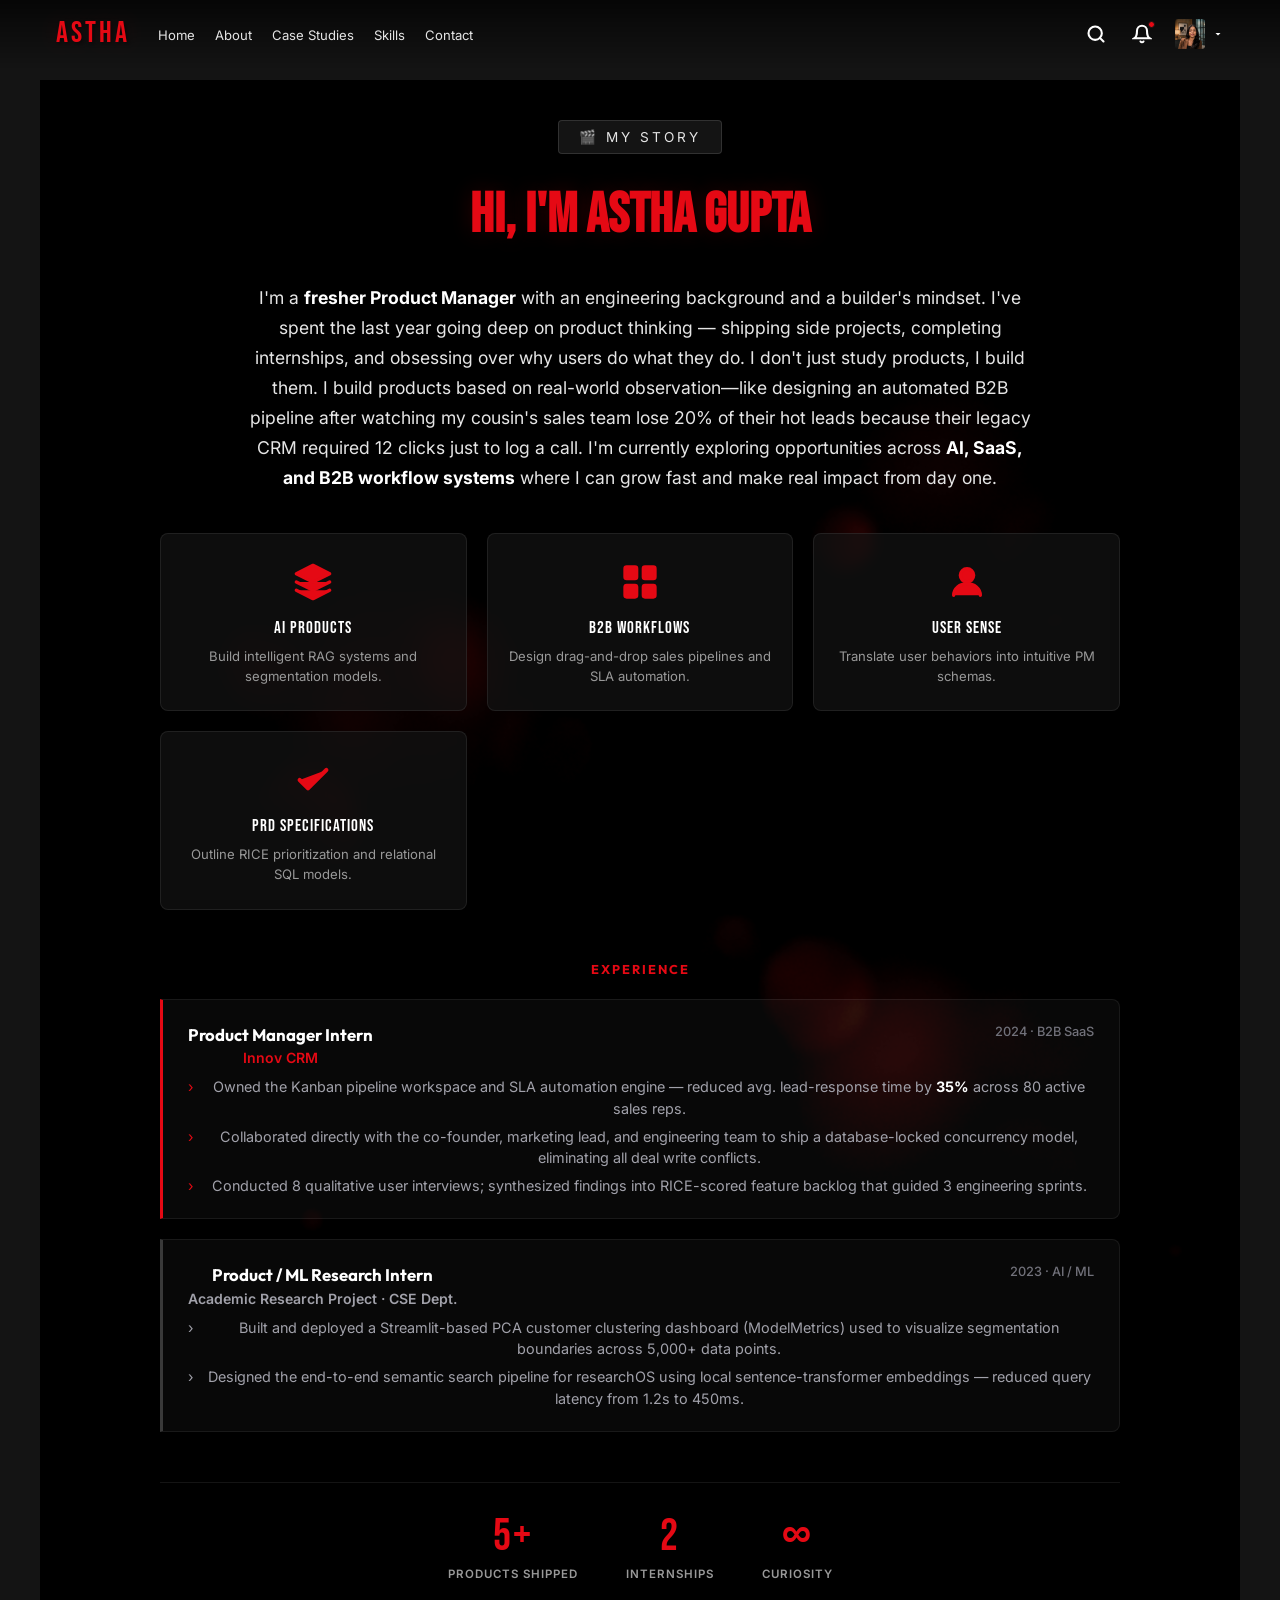
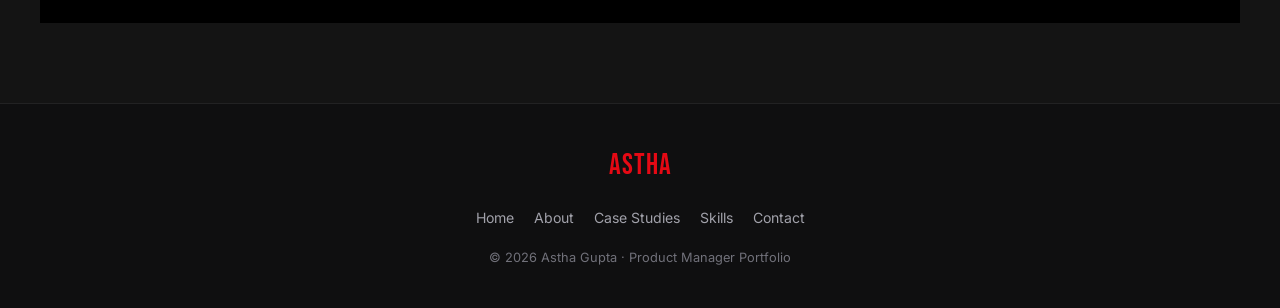
<file: pages/about.html>
<!DOCTYPE html>
<html lang="en">
<head>
  <meta charset="UTF-8" />
  <meta name="viewport" content="width=device-width, initial-scale=1.0" />
  <title>About Astha Gupta — Product Manager</title>
  <link rel="stylesheet" href="../css/style.css" />
  
  <!-- Premium Google Fonts -->
  <link rel="preconnect" href="https://fonts.googleapis.com" />
  <link rel="preconnect" href="https://fonts.gstatic.com" crossorigin>
  <link href="https://fonts.googleapis.com/css2?family=Bebas+Neue&family=Inter:wght@300;400;500;600;700&family=Outfit:wght@400;500;600;700;800&display=swap" rel="stylesheet">
  
  <style>
    body {
      background-color: #141414;
      display: flex;
      flex-direction: column;
      min-height: 100vh;
      overflow-x: hidden;
    }
    
    .full-screen-about {
      flex: 1;
      display: flex;
      align-items: center;
      justify-content: center;
      padding: 80px 24px;
      position: relative;
    }
  </style>
</head>
<body>

  <!-- ===== NAVBAR — Netflix style ===== -->
  <nav class="navbar" id="navbar">
    <div class="nav-left">
      <a href="../index.html" class="nav-logo">
        <span class="logo-wordmark">ASTHA</span>
      </a>
      <ul class="nav-links" id="navLinks">
        <li><a href="../index.html">Home</a></li>
        <li><a href="about.html" class="active">About</a></li>
        <li><a href="case-studies.html">Case Studies</a></li>
        <li><a href="skills.html">Skills</a></li>
        <li><a href="contact.html">Contact</a></li>
      </ul>
    </div>
    <div class="nav-right">
      <button class="nav-icon-btn" aria-label="Search">
        <svg width="20" height="20" viewBox="0 0 24 24" fill="none" stroke="currentColor" stroke-width="2.5" stroke-linecap="round"><circle cx="11" cy="11" r="8"/><line x1="21" y1="21" x2="16.65" y2="16.65"/></svg>
      </button>
      <button class="nav-icon-btn nav-notify" aria-label="Notifications">
        <svg width="20" height="20" viewBox="0 0 24 24" fill="none" stroke="currentColor" stroke-width="2.5" stroke-linecap="round"><path d="M18 8A6 6 0 006 8c0 7-3 9-3 9h18s-3-2-3-9M13.73 21a2 2 0 01-3.46 0"/></svg>
        <span class="notify-dot"></span>
      </button>
      <div class="nav-profile">
        <img src="../images/profile.jpg" alt="Profile" class="nav-avatar" />
        <svg width="12" height="12" viewBox="0 0 24 24" fill="currentColor" class="nav-caret"><path d="M7 10l5 5 5-5z"/></svg>
      </div>
    </div>
    <div class="hamburger" id="hamburger">
      <span></span><span></span><span></span>
    </div>
  </nav>

  <!-- About Section Content -->
  <div class="full-screen-about">
    <section class="about-section" id="about" style="border-top: none; width: 100%; max-width: 1200px; margin: 0 auto; background: transparent; padding: 40px 0;">
      
      <!-- Cinematic background -->
      <div class="about-bg"></div>

      <!-- Dark gradient overlays for readability -->
      <div class="about-overlay-left"></div>
      <div class="about-overlay-bottom"></div>

      <div class="about-content" style="z-index: 2; width: 100%;">
        <!-- Label badge -->
        <div class="about-title-card" style="margin-bottom: 20px;">🎬 MY STORY</div>

        <!-- Main heading -->
        <h2 class="about-heading" style="font-size: 3.5rem; margin-bottom: 25px;">HI, I'M ASTHA GUPTA</h2>

        <!-- Bio -->
        <p class="about-bio" style="font-size: 1.1rem; line-height: 1.7; max-width: 800px; margin-bottom: 40px;">
          I'm a <strong>fresher Product Manager</strong> with an engineering background and a
          builder's mindset. I've spent the last year going deep on product thinking —
          shipping side projects, completing internships, and obsessing over why users
          do what they do. I don't just study products, I build them.
          I build products based on real-world observation—like designing an automated B2B pipeline after watching my cousin's sales team lose 20% of their hot leads because their legacy CRM required 12 clicks just to log a call.
          I'm currently exploring opportunities across <strong>AI, SaaS, and B2B workflow systems</strong>
          where I can grow fast and make real impact from day one.
        </p>

        <!-- Specialty cards -->
        <div class="about-visual" style="margin-bottom: 50px;">
          <div class="visual-card">
            <svg class="visual-icon" viewBox="0 0 24 24" fill="none" xmlns="http://www.w3.org/2000/svg">
              <path d="M12 2L2 7l10 5 10-5-10-5zM2 17l10 5 10-5M2 12l10 5 10-5" stroke="#E50914" stroke-width="2" stroke-linecap="round" stroke-linejoin="round" />
            </svg>
            <div class="visual-title">AI PRODUCTS</div>
            <div class="visual-desc">Build intelligent RAG systems and segmentation models.</div>
          </div>

          <div class="visual-card">
            <svg class="visual-icon" viewBox="0 0 24 24" fill="none" xmlns="http://www.w3.org/2000/svg">
              <rect x="3" y="3" width="7" height="7" rx="1" stroke="#E50914" stroke-width="2" />
              <rect x="14" y="3" width="7" height="7" rx="1" stroke="#E50914" stroke-width="2" />
              <rect x="3" y="14" width="7" height="7" rx="1" stroke="#E50914" stroke-width="2" />
              <rect x="14" y="14" width="7" height="7" rx="1" stroke="#E50914" stroke-width="2" />
            </svg>
            <div class="visual-title">B2B WORKFLOWS</div>
            <div class="visual-desc">Design drag-and-drop sales pipelines and SLA automation.</div>
          </div>

          <div class="visual-card">
            <svg class="visual-icon" viewBox="0 0 24 24" fill="none" xmlns="http://www.w3.org/2000/svg">
              <circle cx="12" cy="8" r="4" stroke="#E50914" stroke-width="2" />
              <path d="M4 20c0-4 3.6-7 8-7s8 3 8 7" stroke="#E50914" stroke-width="2" stroke-linecap="round" />
            </svg>
            <div class="visual-title">USER SENSE</div>
            <div class="visual-desc">Translate user behaviors into intuitive PM schemas.</div>
          </div>

          <div class="visual-card">
            <svg class="visual-icon" viewBox="0 0 24 24" fill="none" xmlns="http://www.w3.org/2000/svg">
              <path d="M20 6L9 17l-5-5" stroke="#E50914" stroke-width="2.5" stroke-linecap="round" stroke-linejoin="round" />
            </svg>
            <div class="visual-title">PRD SPECIFICATIONS</div>
            <div class="visual-desc">Outline RICE prioritization and relational SQL models.</div>
          </div>
        </div>

        <!-- Internship Experience -->
        <div style="margin-bottom: 50px;">
          <div style="font-family: 'Outfit', sans-serif; font-size: 0.8rem; font-weight: 700; color: #e50914; text-transform: uppercase; letter-spacing: 2px; margin-bottom: 20px;">Experience</div>
          <div style="display: flex; flex-direction: column; gap: 20px;">

            <!-- Internship 1 -->
            <div style="background: rgba(255,255,255,0.03); border: 1px solid rgba(255,255,255,0.07); border-left: 3px solid #e50914; border-radius: 0 8px 8px 0; padding: 22px 25px;">
              <div style="display: flex; justify-content: space-between; align-items: flex-start; flex-wrap: wrap; gap: 8px; margin-bottom: 8px;">
                <div>
                  <div style="font-family: 'Outfit', sans-serif; font-size: 1.05rem; font-weight: 700; color: #fff;">Product Manager Intern</div>
                  <div style="font-size: 0.88rem; color: #e50914; font-weight: 600;">Innov CRM</div>
                </div>
                <span style="font-size: 0.8rem; color: #71717a; font-weight: 500; white-space: nowrap;">2024 · B2B SaaS</span>
              </div>
              <ul style="list-style: none; padding: 0; margin: 0; display: flex; flex-direction: column; gap: 6px;">
                <li style="font-size: 0.9rem; color: #a1a1aa; padding-left: 16px; position: relative;">
                  <span style="position: absolute; left: 0; color: #e50914;">›</span>
                  Owned the Kanban pipeline workspace and SLA automation engine — reduced avg. lead-response time by <strong style="color: #fff;">35%</strong> across 80 active sales reps.
                </li>
                <li style="font-size: 0.9rem; color: #a1a1aa; padding-left: 16px; position: relative;">
                  <span style="position: absolute; left: 0; color: #e50914;">›</span>
                  Collaborated directly with the co-founder, marketing lead, and engineering team to ship a database-locked concurrency model, eliminating all deal write conflicts.
                </li>
                <li style="font-size: 0.9rem; color: #a1a1aa; padding-left: 16px; position: relative;">
                  <span style="position: absolute; left: 0; color: #e50914;">›</span>
                  Conducted 8 qualitative user interviews; synthesized findings into RICE-scored feature backlog that guided 3 engineering sprints.
                </li>
              </ul>
            </div>

            <!-- Internship 2 -->
            <div style="background: rgba(255,255,255,0.03); border: 1px solid rgba(255,255,255,0.07); border-left: 3px solid rgba(255,255,255,0.2); border-radius: 0 8px 8px 0; padding: 22px 25px;">
              <div style="display: flex; justify-content: space-between; align-items: flex-start; flex-wrap: wrap; gap: 8px; margin-bottom: 8px;">
                <div>
                  <div style="font-family: 'Outfit', sans-serif; font-size: 1.05rem; font-weight: 700; color: #fff;">Product / ML Research Intern</div>
                  <div style="font-size: 0.88rem; color: #a1a1aa; font-weight: 600;">Academic Research Project · CSE Dept.</div>
                </div>
                <span style="font-size: 0.8rem; color: #71717a; font-weight: 500; white-space: nowrap;">2023 · AI / ML</span>
              </div>
              <ul style="list-style: none; padding: 0; margin: 0; display: flex; flex-direction: column; gap: 6px;">
                <li style="font-size: 0.9rem; color: #a1a1aa; padding-left: 16px; position: relative;">
                  <span style="position: absolute; left: 0; color: #a1a1aa;">›</span>
                  Built and deployed a Streamlit-based PCA customer clustering dashboard (ModelMetrics) used to visualize segmentation boundaries across 5,000+ data points.
                </li>
                <li style="font-size: 0.9rem; color: #a1a1aa; padding-left: 16px; position: relative;">
                  <span style="position: absolute; left: 0; color: #a1a1aa;">›</span>
                  Designed the end-to-end semantic search pipeline for researchOS using local sentence-transformer embeddings — reduced query latency from 1.2s to 450ms.
                </li>
              </ul>
            </div>

          </div>
        </div>

        <!-- Quick stats row -->
        <div class="about-stats">
          <div class="about-stat">
            <span class="stat-num">5+</span>
            <span class="stat-label">Products Shipped</span>
          </div>
          <div class="about-stat">
            <span class="stat-num">2</span>
            <span class="stat-label">Internships</span>
          </div>
          <div class="about-stat">
            <span class="stat-num">∞</span>
            <span class="stat-label">Curiosity</span>
          </div>
        </div>

      </div>
    </section>
  </div>

  <!-- Footer -->
  <footer class="site-footer" style="padding: 40px 24px; border-top: 1px solid rgba(255,255,255,0.08); text-align: center; background: #0f0f10;">
    <div class="footer-logo" style="font-family: 'Bebas Neue', sans-serif; font-size: 1.8rem; letter-spacing: 1px; color: #e50914; margin-bottom: 20px;">ASTHA</div>
    <div class="footer-links" style="display: flex; justify-content: center; gap: 20px; margin-bottom: 20px;">
      <a href="../index.html" style="color: #a1a1aa; text-decoration: none; font-size: 0.88rem;">Home</a>
      <a href="about.html" style="color: #a1a1aa; text-decoration: none; font-size: 0.88rem;">About</a>
      <a href="case-studies.html" style="color: #a1a1aa; text-decoration: none; font-size: 0.88rem;">Case Studies</a>
      <a href="skills.html" style="color: #a1a1aa; text-decoration: none; font-size: 0.88rem;">Skills</a>
      <a href="contact.html" style="color: #a1a1aa; text-decoration: none; font-size: 0.88rem;">Contact</a>
    </div>
    <p class="footer-copy" style="color: #71717a; font-size: 0.8rem;">© 2026 Astha Gupta · Product Manager Portfolio</p>
  </footer>

  <script src="../js/main.js"></script>
</body>
</html>
</file>
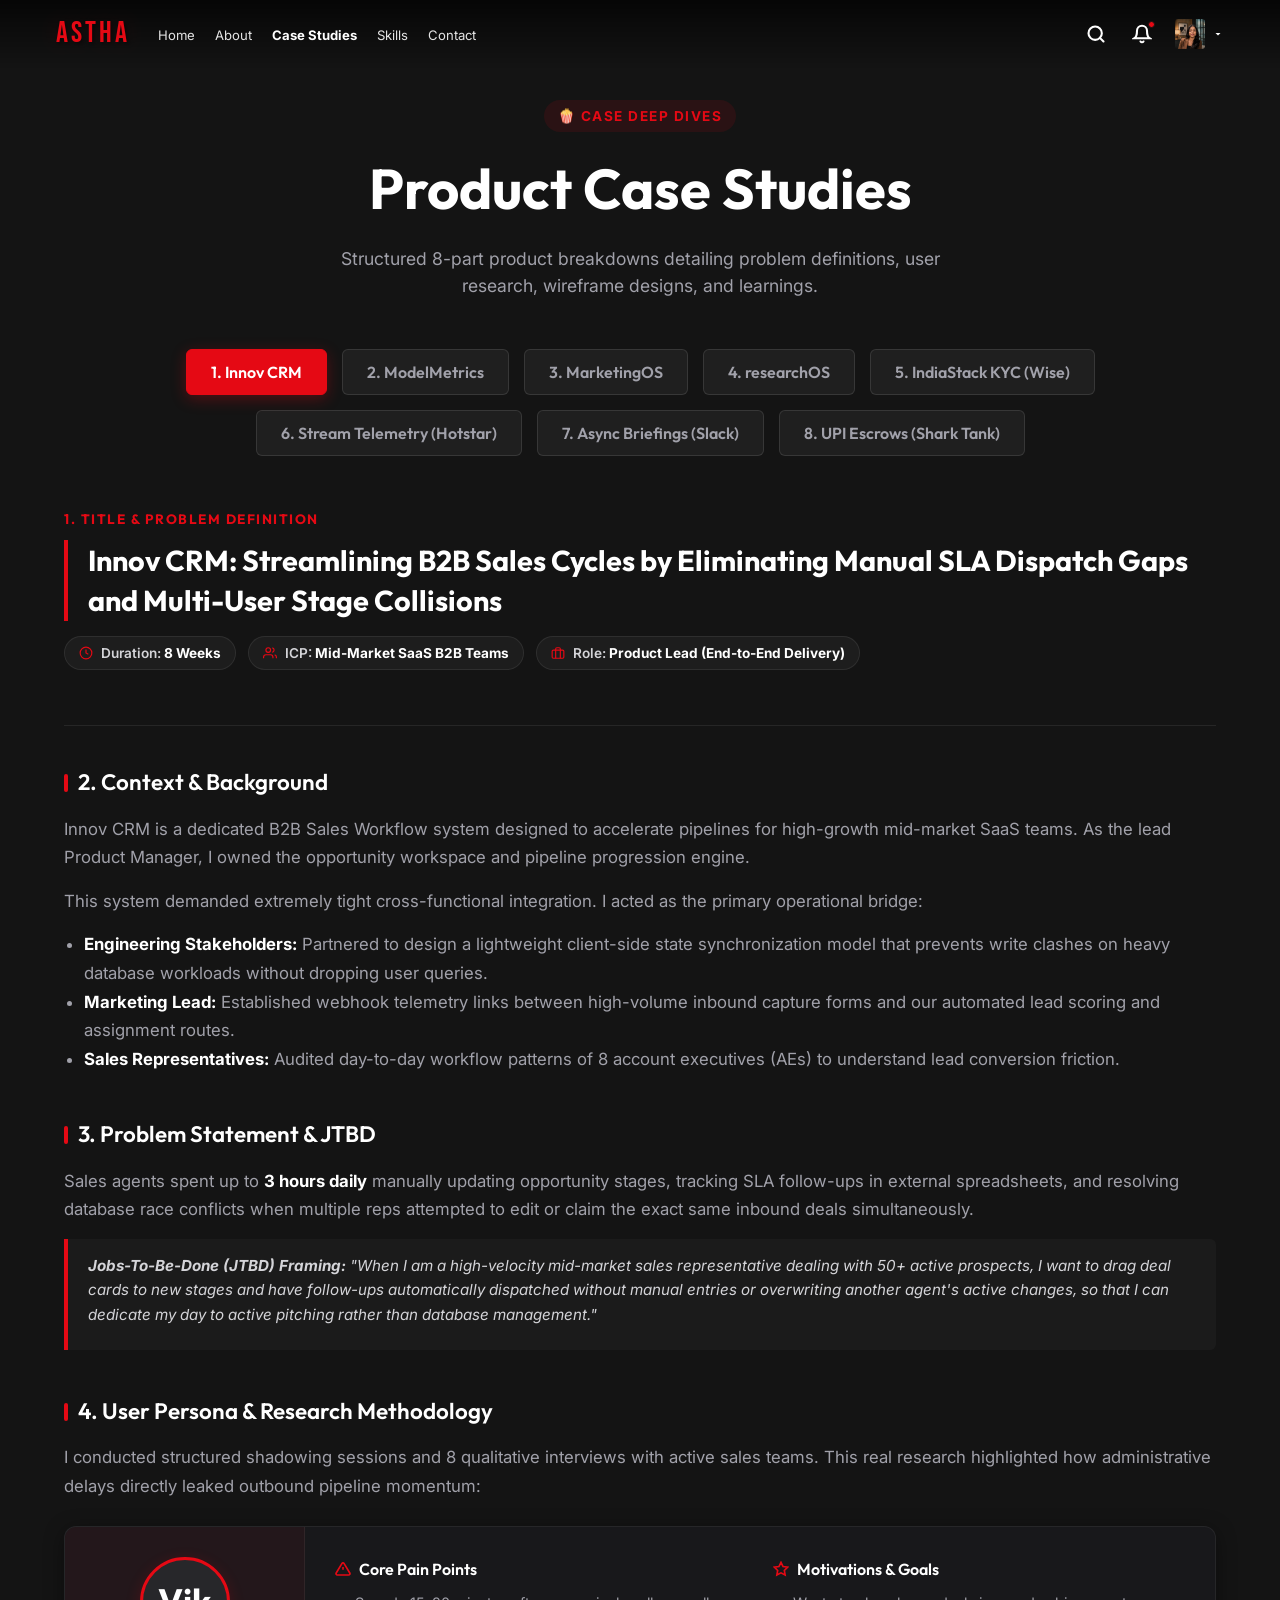
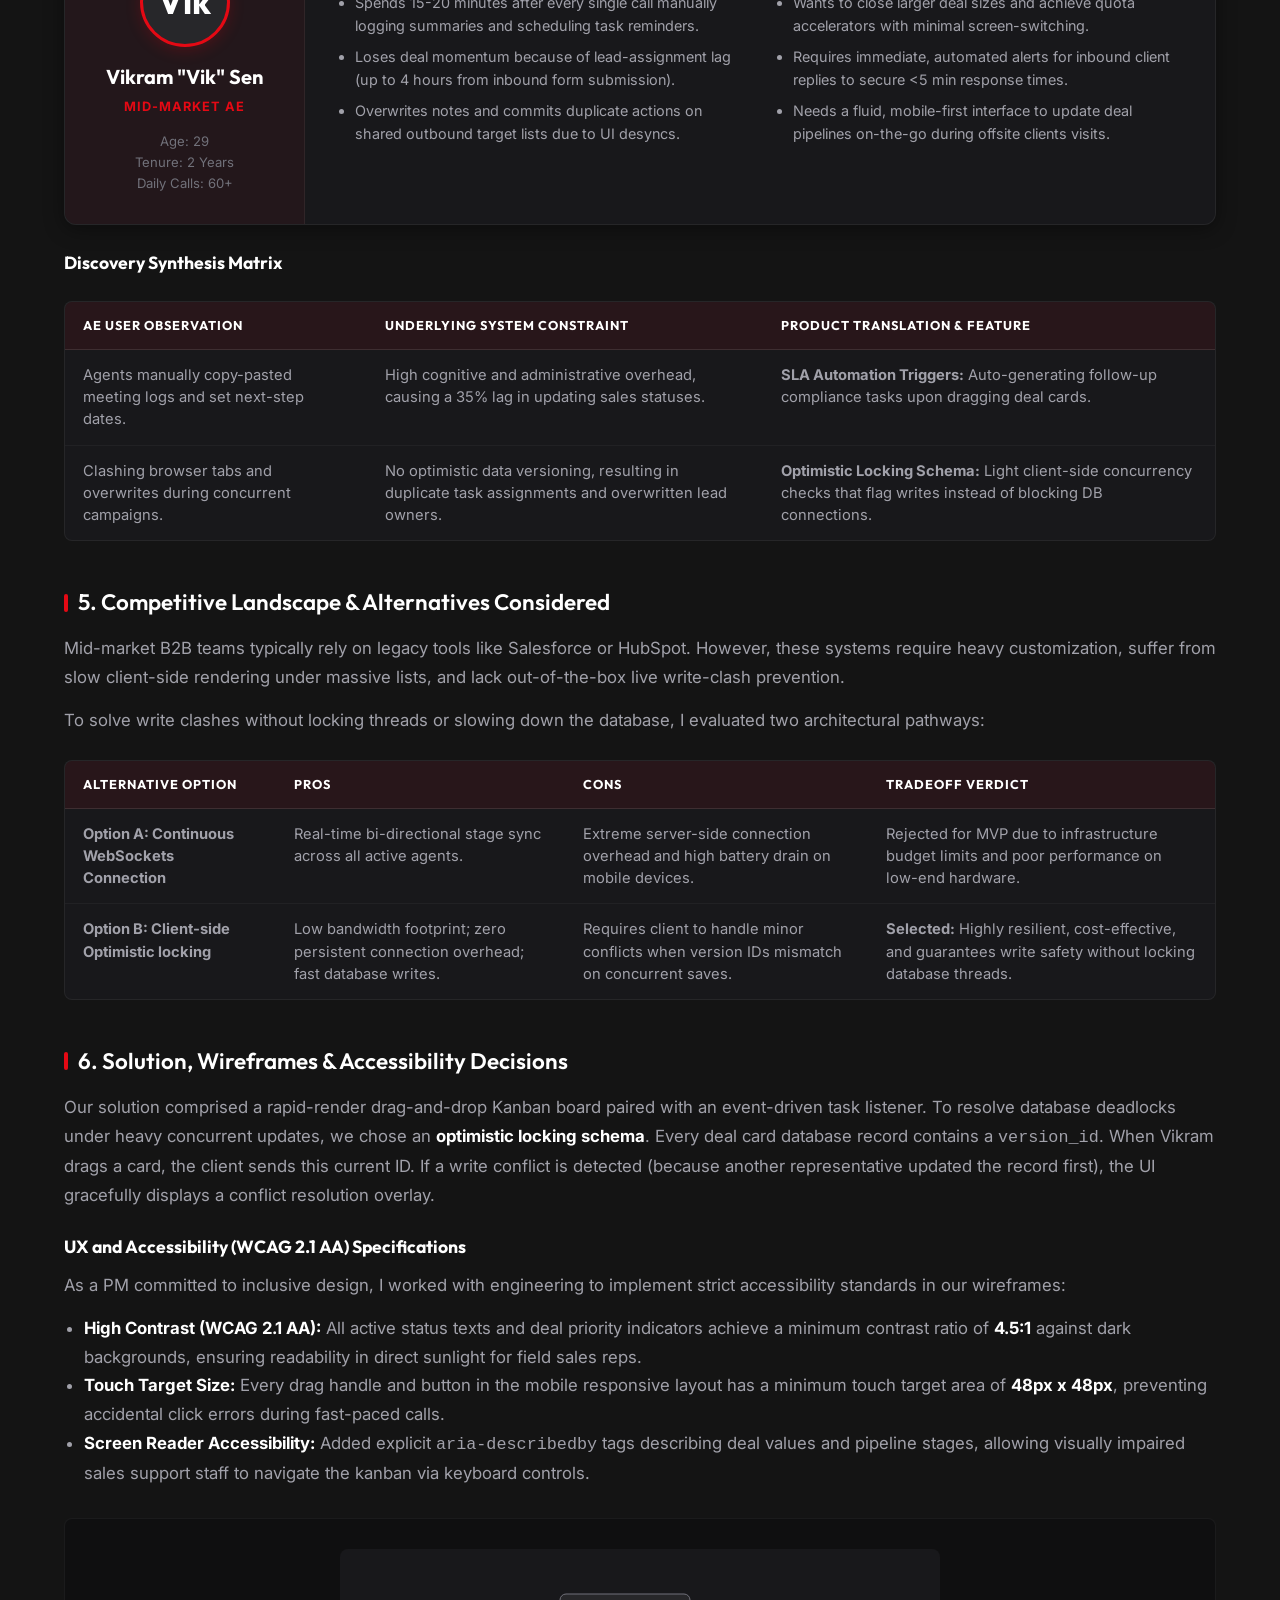
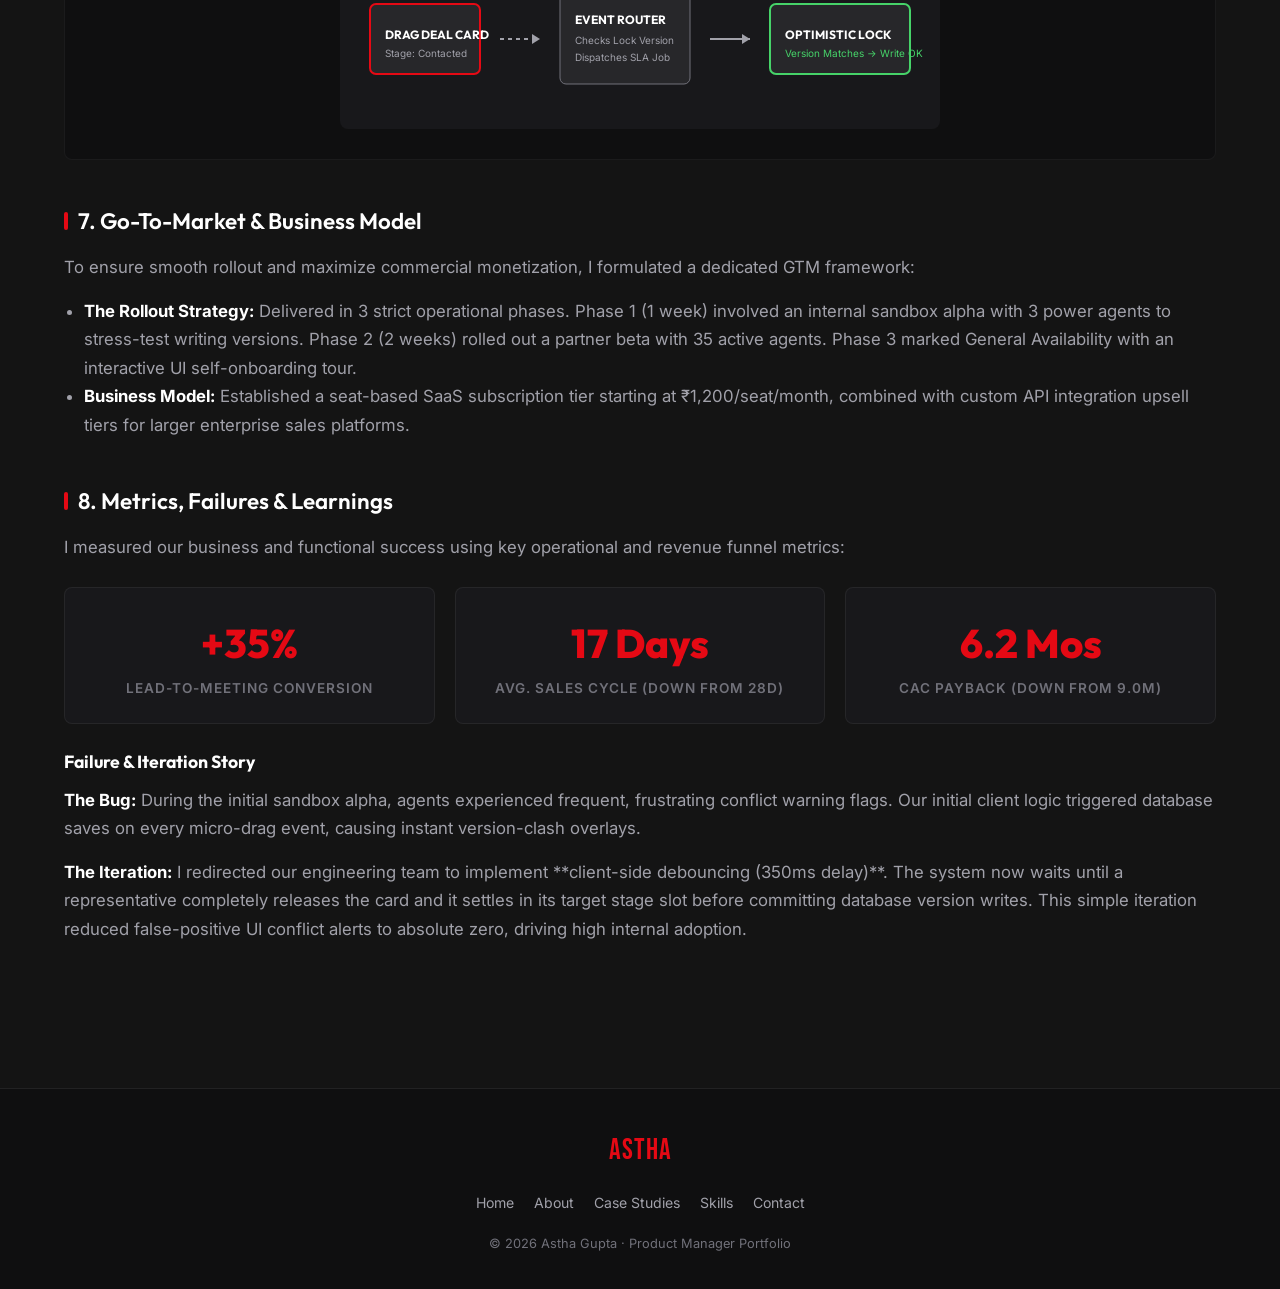
<file: pages/case-studies.html>
<!DOCTYPE html>
<html lang="en">
<head>
  <meta charset="UTF-8" />
  <meta name="viewport" content="width=device-width, initial-scale=1.0" />
  <title>Case Studies — Astha Gupta · Product Manager</title>
  <link rel="stylesheet" href="../css/style.css" />
  
  <!-- Premium Google Fonts -->
  <link rel="preconnect" href="https://fonts.googleapis.com" />
  <link rel="preconnect" href="https://fonts.gstatic.com" crossorigin>
  <link href="https://fonts.googleapis.com/css2?family=Bebas+Neue&family=Inter:wght@300;400;500;600;700&family=Outfit:wght@400;500;600;700;800&display=swap" rel="stylesheet">
  
  <style>
    body {
      background-color: #141414;
      display: flex;
      flex-direction: column;
      min-height: 100vh;
      overflow-x: hidden;
      font-family: 'Inter', sans-serif;
    }
    
    .full-screen-cs {
      flex: 1;
      padding: 100px 24px;
      max-width: 1200px;
      margin: 0 auto;
      width: 100%;
    }

    /* Tab switcher inspired by Netflix categories */
    .cs-tabs {
      display: flex;
      justify-content: center;
      gap: 15px;
      margin-bottom: 50px;
      flex-wrap: wrap;
    }

    .cs-tab-btn {
      background: rgba(255, 255, 255, 0.05);
      border: 1px solid rgba(255, 255, 255, 0.1);
      color: #a1a1aa;
      font-family: 'Outfit', sans-serif;
      font-size: 1rem;
      font-weight: 600;
      padding: 12px 24px;
      border-radius: 6px;
      cursor: pointer;
      transition: all 0.3s cubic-bezier(0.4, 0, 0.2, 1);
    }

    .cs-tab-btn:hover {
      background: rgba(255, 255, 255, 0.1);
      color: #fff;
      border-color: rgba(255, 255, 255, 0.3);
    }

    .cs-tab-btn.active {
      background: #e50914;
      color: #fff;
      border-color: #e50914;
      box-shadow: 0 4px 15px rgba(229, 9, 20, 0.3);
    }

    /* Case study container */
    .cs-container {
      display: none;
      animation: fadeInUp 0.5s ease;
    }

    .cs-container.active {
      display: block;
    }

    /* 8-Part Structure Layout */
    .cs-header-block {
      border-bottom: 1px solid rgba(255, 255, 255, 0.08);
      padding-bottom: 30px;
      margin-bottom: 40px;
    }

    .cs-one-liner {
      font-family: 'Outfit', sans-serif;
      font-size: 1.8rem;
      font-weight: 700;
      color: #fff;
      margin-top: 10px;
      line-height: 1.4;
      border-left: 4px solid #e50914;
      padding-left: 20px;
    }

    .cs-section {
      margin-bottom: 45px;
    }

    .cs-section-title {
      font-family: 'Outfit', sans-serif;
      font-size: 1.4rem;
      font-weight: 600;
      color: #fff;
      margin-bottom: 15px;
      display: flex;
      align-items: center;
      gap: 10px;
    }

    .cs-section-title::before {
      content: '';
      display: inline-block;
      width: 4px;
      height: 18px;
      background: #e50914;
      border-radius: 2px;
    }

    .cs-text {
      color: #a1a1aa;
      font-size: 1.05rem;
      line-height: 1.7;
      margin-bottom: 15px;
    }

    .cs-text strong {
      color: #fff;
    }

    /* Scorecard style for metrics */
    .metric-grid {
      display: grid;
      grid-template-columns: repeat(3, 1fr);
      gap: 20px;
      margin-top: 25px;
      margin-bottom: 25px;
    }

    @media (max-width: 768px) {
      .metric-grid {
        grid-template-columns: 1fr;
      }
    }

    .metric-card {
      background: #18181b;
      border: 1px solid rgba(255, 255, 255, 0.06);
      padding: 25px;
      border-radius: 8px;
      text-align: center;
    }

    .metric-val {
      font-family: 'Outfit', sans-serif;
      font-size: 2.5rem;
      font-weight: 800;
      color: #e50914;
      margin-bottom: 5px;
    }

    .metric-lbl {
      font-size: 0.85rem;
      color: #71717a;
      text-transform: uppercase;
      letter-spacing: 1px;
      font-weight: 600;
    }

    /* Inline diagram styling */
    .diagram-wrapper {
      background: #0f0f10;
      border: 1px solid rgba(255, 255, 255, 0.05);
      border-radius: 8px;
      padding: 30px;
      display: flex;
      justify-content: center;
      align-items: center;
      margin: 30px 0;
    }

    .diagram-wrapper svg {
      max-width: 100%;
      height: auto;
    }

    /* PM Professional Tables & Quotes styles */
    .pm-table-wrapper {
      overflow-x: auto;
      margin: 25px 0;
      border: 1px solid rgba(255, 255, 255, 0.06);
      border-radius: 8px;
      background: #18181b;
    }

    .pm-table {
      width: 100%;
      border-collapse: collapse;
      text-align: left;
      font-size: 0.92rem;
    }

    .pm-table th {
      background: rgba(229, 9, 20, 0.08);
      color: #fff;
      font-family: 'Outfit', sans-serif;
      font-weight: 700;
      padding: 14px 18px;
      border-bottom: 1px solid rgba(255, 255, 255, 0.1);
      text-transform: uppercase;
      font-size: 0.8rem;
      letter-spacing: 1px;
    }

    .pm-table td {
      padding: 14px 18px;
      border-bottom: 1px solid rgba(255, 255, 255, 0.04);
      color: #a1a1aa;
      vertical-align: top;
      line-height: 1.5;
    }

    .pm-table tr:last-child td {
      border-bottom: none;
    }

    .pm-table tr:hover td {
      color: #fff;
      background: rgba(255, 255, 255, 0.01);
    }

    .pm-quote-box {
      background: rgba(255, 255, 255, 0.03);
      border-left: 4px solid #e50914;
      padding: 15px 20px;
      border-radius: 0 6px 6px 0;
      margin: 15px 0;
    }

    .pm-quote {
      font-style: italic;
      color: #d4d4d8;
      font-size: 0.95rem;
      line-height: 1.6;
      margin: 0 0 8px 0;
    }

    .pm-quote-author {
      color: #71717a;
      font-size: 0.8rem;
      font-weight: 600;
      text-transform: uppercase;
      letter-spacing: 0.5px;
    }

    .pm-badge {
      display: inline-block;
      padding: 4px 8px;
      border-radius: 4px;
      font-size: 0.75rem;
      font-weight: 700;
      text-transform: uppercase;
      letter-spacing: 0.5px;
    }

    .pm-badge-red { background: rgba(229, 9, 20, 0.15); color: #e50914; }
    .pm-badge-green { background: rgba(70, 211, 105, 0.15); color: #46d369; }
    .pm-badge-grey { background: rgba(255, 255, 255, 0.08); color: #a1a1aa; }

    /* PM Persona Card Style (Aesthetic Wow-Factor) */
    .pm-persona-container {
      display: grid;
      grid-template-columns: 240px 1fr;
      background: #18181b;
      border: 1px solid rgba(255, 255, 255, 0.06);
      border-radius: 12px;
      margin: 25px 0;
      overflow: hidden;
      box-shadow: 0 4px 20px rgba(0,0,0,0.4);
    }
    @media (max-width: 768px) {
      .pm-persona-container {
        grid-template-columns: 1fr;
      }
    }
    .pm-persona-sidebar {
      background: rgba(229, 9, 20, 0.05);
      border-right: 1px solid rgba(255, 255, 255, 0.06);
      padding: 30px 20px;
      text-align: center;
      display: flex;
      flex-direction: column;
      align-items: center;
      justify-content: center;
    }
    .pm-persona-avatar {
      width: 90px;
      height: 90px;
      border-radius: 50%;
      border: 3px solid #e50914;
      display: flex;
      align-items: center;
      justify-content: center;
      background: #27272a;
      color: #fff;
      font-size: 2.2rem;
      font-family: 'Outfit', sans-serif;
      font-weight: 700;
      margin-bottom: 15px;
      box-shadow: 0 4px 15px rgba(229, 9, 20, 0.2);
    }
    .pm-persona-name {
      font-family: 'Outfit', sans-serif;
      font-size: 1.25rem;
      font-weight: 700;
      color: #fff;
      margin-bottom: 5px;
    }
    .pm-persona-role {
      font-size: 0.8rem;
      color: #e50914;
      text-transform: uppercase;
      font-weight: 700;
      letter-spacing: 1px;
      margin-bottom: 15px;
    }
    .pm-persona-meta {
      font-size: 0.82rem;
      color: #71717a;
      line-height: 1.6;
    }
    .pm-persona-content {
      padding: 30px;
      display: grid;
      grid-template-columns: 1fr 1fr;
      gap: 25px;
    }
    @media (max-width: 576px) {
      .pm-persona-content {
        grid-template-columns: 1fr;
      }
    }
    .pm-persona-block-title {
      font-family: 'Outfit', sans-serif;
      font-size: 1rem;
      font-weight: 600;
      color: #fff;
      margin-bottom: 10px;
      display: flex;
      align-items: center;
      gap: 8px;
    }
    .pm-persona-block-title svg {
      color: #e50914;
    }
    .pm-persona-list {
      padding-left: 20px;
      margin: 0;
      color: #a1a1aa;
      font-size: 0.9rem;
      line-height: 1.6;
    }
    .pm-persona-list li {
      margin-bottom: 8px;
    }

    /* Duration & KPI badge container */
    .pm-meta-strip {
      display: flex;
      flex-wrap: wrap;
      gap: 12px;
      margin: 15px 0 25px 0;
    }
    .pm-meta-pill {
      background: rgba(255, 255, 255, 0.04);
      border: 1px solid rgba(255, 255, 255, 0.08);
      color: #d4d4d8;
      padding: 6px 14px;
      border-radius: 20px;
      font-size: 0.85rem;
      font-weight: 600;
      display: inline-flex;
      align-items: center;
      gap: 8px;
    }
    .pm-meta-pill strong {
      color: #fff;
    }
    .pm-meta-pill svg {
      color: #e50914;
    }
  </style>
</head>
<body>

  <!-- ===== NAVBAR — Netflix style ===== -->
  <nav class="navbar" id="navbar">
    <div class="nav-left">
      <a href="../index.html" class="nav-logo">
        <span class="logo-wordmark">ASTHA</span>
      </a>
      <ul class="nav-links" id="navLinks">
        <li><a href="../index.html">Home</a></li>
        <li><a href="about.html">About</a></li>
        <li><a href="case-studies.html" class="active">Case Studies</a></li>
        <li><a href="skills.html">Skills</a></li>
        <li><a href="contact.html">Contact</a></li>
      </ul>
    </div>
    <div class="nav-right">
      <button class="nav-icon-btn" aria-label="Search">
        <svg width="20" height="20" viewBox="0 0 24 24" fill="none" stroke="currentColor" stroke-width="2.5" stroke-linecap="round"><circle cx="11" cy="11" r="8"/><line x1="21" y1="21" x2="16.65" y2="16.65"/></svg>
      </button>
      <button class="nav-icon-btn nav-notify" aria-label="Notifications">
        <svg width="20" height="20" viewBox="0 0 24 24" fill="none" stroke="currentColor" stroke-width="2.5" stroke-linecap="round"><path d="M18 8A6 6 0 006 8c0 7-3 9-3 9h18s-3-2-3-9M13.73 21a2 2 0 01-3.46 0"/></svg>
        <span class="notify-dot"></span>
      </button>
      <div class="nav-profile">
        <img src="../images/profile.jpg" alt="Profile" class="nav-avatar" />
        <svg width="12" height="12" viewBox="0 0 24 24" fill="currentColor" class="nav-caret"><path d="M7 10l5 5 5-5z"/></svg>
      </div>
    </div>
    <div class="hamburger" id="hamburger">
      <span></span><span></span><span></span>
    </div>
  </nav>

  <!-- Main Content Wrapper -->
  <div class="full-screen-cs">
    <div class="page-header" style="text-align: center; margin-bottom: 50px;">
      <div class="about-tag" style="background: rgba(229, 9, 20, 0.1); color: #e50914; display: inline-block; padding: 6px 14px; border-radius: 20px; font-size: 0.85rem; font-weight: 700; text-transform: uppercase; letter-spacing: 1.5px; margin-bottom: 15px;">🍿 CASE DEEP DIVES</div>
      <h1 style="font-family: 'Outfit', sans-serif; font-size: 3.5rem; font-weight: 700; color: #fff; margin-bottom: 15px;">Product Case Studies</h1>
      <p style="color: #a1a1aa; font-size: 1.1rem; max-width: 600px; margin: 0 auto; line-height: 1.5;">Structured 8-part product breakdowns detailing problem definitions, user research, wireframe designs, and learnings.</p>
    </div>

    <!-- Tab Switcher -->
    <div class="cs-tabs">
      <button class="cs-tab-btn active" onclick="switchTab('innov-crm', this)">1. Innov CRM</button>
      <button class="cs-tab-btn" onclick="switchTab('modelmetrics', this)">2. ModelMetrics</button>
      <button class="cs-tab-btn" onclick="switchTab('marketingos', this)">3. MarketingOS</button>
      <button class="cs-tab-btn" onclick="switchTab('researchos', this)">4. researchOS</button>
      <button class="cs-tab-btn" onclick="switchTab('global-onboarding', this)">5. IndiaStack KYC (Wise)</button>
      <button class="cs-tab-btn" onclick="switchTab('india-localization', this)">6. Stream Telemetry (Hotstar)</button>
      <button class="cs-tab-btn" onclick="switchTab('async-collaboration', this)">7. Async Briefings (Slack)</button>
      <button class="cs-tab-btn" onclick="switchTab('shark-tank-invest', this)">8. UPI Escrows (Shark Tank)</button>
    </div>

    <!-- ==========================================
         CASE STUDY 1: INNOV CRM
         ========================================== -->
    <div id="innov-crm" class="cs-container active">
      <div class="cs-header-block">
        <span style="font-family: 'Outfit', sans-serif; font-size: 0.85rem; font-weight: 700; color: #e50914; text-transform: uppercase; letter-spacing: 1.5px;">1. Title & Problem Definition</span>
        <h2 class="cs-one-liner">Innov CRM: Streamlining B2B Sales Cycles by Eliminating Manual SLA Dispatch Gaps and Multi-User Stage Collisions</h2>
        
        <div class="pm-meta-strip">
          <div class="pm-meta-pill">
            <svg width="14" height="14" viewBox="0 0 24 24" fill="none" stroke="currentColor" stroke-width="2"><circle cx="12" cy="12" r="10"/><polyline points="12 6 12 12 16 14"/></svg>
            <span>Duration: <strong>8 Weeks</strong></span>
          </div>
          <div class="pm-meta-pill">
            <svg width="14" height="14" viewBox="0 0 24 24" fill="none" stroke="currentColor" stroke-width="2"><path d="M17 21v-2a4 4 0 0 0-4-4H5a4 4 0 0 0-4 4v2"/><circle cx="9" cy="7" r="4"/><path d="M23 21v-2a4 4 0 0 0-3-3.87"/><path d="M16 3.13a4 4 0 0 1 0 7.75"/></svg>
            <span>ICP: <strong>Mid-Market SaaS B2B Teams</strong></span>
          </div>
          <div class="pm-meta-pill">
            <svg width="14" height="14" viewBox="0 0 24 24" fill="none" stroke="currentColor" stroke-width="2"><rect x="2" y="7" width="20" height="14" rx="2" ry="2"/><path d="M16 21V5a2 2 0 0 0-2-2h-4a2 2 0 0 0-2 2v16"/></svg>
            <span>Role: <strong>Product Lead (End-to-End Delivery)</strong></span>
          </div>
        </div>
      </div>

      <!-- Part 2: Context & Background -->
      <div class="cs-section">
        <h3 class="cs-section-title">2. Context & Background</h3>
        <p class="cs-text">
          Innov CRM is a dedicated B2B Sales Workflow system designed to accelerate pipelines for high-growth mid-market SaaS teams. As the lead Product Manager, I owned the opportunity workspace and pipeline progression engine.
        </p>
        <p class="cs-text">
          This system demanded extremely tight cross-functional integration. I acted as the primary operational bridge:
        </p>
        <ul class="cs-text" style="padding-left: 20px; margin-bottom: 20px;">
          <li><strong>Engineering Stakeholders:</strong> Partnered to design a lightweight client-side state synchronization model that prevents write clashes on heavy database workloads without dropping user queries.</li>
          <li><strong>Marketing Lead:</strong> Established webhook telemetry links between high-volume inbound capture forms and our automated lead scoring and assignment routes.</li>
          <li><strong>Sales Representatives:</strong> Audited day-to-day workflow patterns of 8 account executives (AEs) to understand lead conversion friction.</li>
        </ul>
      </div>

      <!-- Part 3: Problem Statement & JTBD -->
      <div class="cs-section">
        <h3 class="cs-section-title">3. Problem Statement & JTBD</h3>
        <p class="cs-text">
          Sales agents spent up to <strong>3 hours daily</strong> manually updating opportunity stages, tracking SLA follow-ups in external spreadsheets, and resolving database race conflicts when multiple reps attempted to edit or claim the exact same inbound deals simultaneously.
        </p>
        <div class="pm-quote-box">
          <p class="pm-quote"><strong>Jobs-To-Be-Done (JTBD) Framing:</strong> "When I am a high-velocity mid-market sales representative dealing with 50+ active prospects, I want to drag deal cards to new stages and have follow-ups automatically dispatched without manual entries or overwriting another agent's active changes, so that I can dedicate my day to active pitching rather than database management."</p>
        </div>
      </div>

      <!-- Part 4: User Persona & Research Methodology -->
      <div class="cs-section">
        <h3 class="cs-section-title">4. User Persona & Research Methodology</h3>
        <p class="cs-text">
          I conducted structured shadowing sessions and 8 qualitative interviews with active sales teams. This real research highlighted how administrative delays directly leaked outbound pipeline momentum:
        </p>

        <!-- Persona Card -->
        <div class="pm-persona-container">
          <div class="pm-persona-sidebar">
            <div class="pm-persona-avatar">Vik</div>
            <div class="pm-persona-name">Vikram "Vik" Sen</div>
            <div class="pm-persona-role">Mid-Market AE</div>
            <div class="pm-persona-meta">
              Age: 29<br>
              Tenure: 2 Years<br>
              Daily Calls: 60+
            </div>
          </div>
          <div class="pm-persona-content">
            <div>
              <div class="pm-persona-block-title">
                <svg width="16" height="16" viewBox="0 0 24 24" fill="none" stroke="currentColor" stroke-width="2.5"><path d="M10.29 3.86L1.82 18a2 2 0 0 0 1.71 3h16.94a2 2 0 0 0 1.71-3L13.71 3.86a2 2 0 0 0-3.42 0z"/><line x1="12" y1="9" x2="12" y2="13"/><line x1="12" y1="17" x2="12.01" y2="17"/></svg>
                Core Pain Points
              </div>
              <ul class="pm-persona-list">
                <li>Spends 15-20 minutes after every single call manually logging summaries and scheduling task reminders.</li>
                <li>Loses deal momentum because of lead-assignment lag (up to 4 hours from inbound form submission).</li>
                <li>Overwrites notes and commits duplicate actions on shared outbound target lists due to UI desyncs.</li>
              </ul>
            </div>
            <div>
              <div class="pm-persona-block-title">
                <svg width="16" height="16" viewBox="0 0 24 24" fill="none" stroke="currentColor" stroke-width="2.5"><polygon points="12 2 15.09 8.26 22 9.27 17 14.14 18.18 21.02 12 17.77 5.82 21.02 7 14.14 2 9.27 8.91 8.26 12 2"/></svg>
                Motivations & Goals
              </div>
              <ul class="pm-persona-list">
                <li>Wants to close larger deal sizes and achieve quota accelerators with minimal screen-switching.</li>
                <li>Requires immediate, automated alerts for inbound client replies to secure <5 min response times.</li>
                <li>Needs a fluid, mobile-first interface to update deal pipelines on-the-go during offsite clients visits.</li>
              </ul>
            </div>
          </div>
        </div>

        <h4 style="color: #fff; font-family: 'Outfit', sans-serif; margin: 25px 0 10px 0; font-size: 1.1rem;">Discovery Synthesis Matrix</h4>
        <div class="pm-table-wrapper">
          <table class="pm-table">
            <thead>
              <tr>
                <th>AE User Observation</th>
                <th>Underlying System Constraint</th>
                <th>Product Translation & Feature</th>
              </tr>
            </thead>
            <tbody>
              <tr>
                <td>Agents manually copy-pasted meeting logs and set next-step dates.</td>
                <td>High cognitive and administrative overhead, causing a 35% lag in updating sales statuses.</td>
                <td><strong>SLA Automation Triggers:</strong> Auto-generating follow-up compliance tasks upon dragging deal cards.</td>
              </tr>
              <tr>
                <td>Clashing browser tabs and overwrites during concurrent campaigns.</td>
                <td>No optimistic data versioning, resulting in duplicate task assignments and overwritten lead owners.</td>
                <td><strong>Optimistic Locking Schema:</strong> Light client-side concurrency checks that flag writes instead of blocking DB connections.</td>
              </tr>
            </tbody>
          </table>
        </div>
      </div>

      <!-- Part 5: Competitive Landscape & Alternatives Considered -->
      <div class="cs-section">
        <h3 class="cs-section-title">5. Competitive Landscape & Alternatives Considered</h3>
        <p class="cs-text">
          Mid-market B2B teams typically rely on legacy tools like Salesforce or HubSpot. However, these systems require heavy customization, suffer from slow client-side rendering under massive lists, and lack out-of-the-box live write-clash prevention.
        </p>
        <p class="cs-text">
          To solve write clashes without locking threads or slowing down the database, I evaluated two architectural pathways:
        </p>
        <div class="pm-table-wrapper">
          <table class="pm-table">
            <thead>
              <tr>
                <th>Alternative Option</th>
                <th>Pros</th>
                <th>Cons</th>
                <th>Tradeoff Verdict</th>
              </tr>
            </thead>
            <tbody>
              <tr>
                <td><strong>Option A: Continuous WebSockets Connection</strong></td>
                <td>Real-time bi-directional stage sync across all active agents.</td>
                <td>Extreme server-side connection overhead and high battery drain on mobile devices.</td>
                <td>Rejected for MVP due to infrastructure budget limits and poor performance on low-end hardware.</td>
              </tr>
              <tr>
                <td><strong>Option B: Client-side Optimistic locking</strong></td>
                <td>Low bandwidth footprint; zero persistent connection overhead; fast database writes.</td>
                <td>Requires client to handle minor conflicts when version IDs mismatch on concurrent saves.</td>
                <td><strong>Selected:</strong> Highly resilient, cost-effective, and guarantees write safety without locking database threads.</td>
              </tr>
            </tbody>
          </table>
        </div>
      </div>

      <!-- Part 6: Solution, Wireframes & Accessibility Decisions -->
      <div class="cs-section">
        <h3 class="cs-section-title">6. Solution, Wireframes & Accessibility Decisions</h3>
        <p class="cs-text">
          Our solution comprised a rapid-render drag-and-drop Kanban board paired with an event-driven task listener. To resolve database deadlocks under heavy concurrent updates, we chose an <strong>optimistic locking schema</strong>. Every deal card database record contains a <code>version_id</code>. When Vikram drags a card, the client sends this current ID. If a write conflict is detected (because another representative updated the record first), the UI gracefully displays a conflict resolution overlay.
        </p>
        
        <h4 style="color: #fff; font-family: 'Outfit', sans-serif; margin: 25px 0 10px 0; font-size: 1.1rem;">UX and Accessibility (WCAG 2.1 AA) Specifications</h4>
        <p class="cs-text">
          As a PM committed to inclusive design, I worked with engineering to implement strict accessibility standards in our wireframes:
        </p>
        <ul class="cs-text" style="padding-left: 20px; margin-bottom: 20px;">
          <li><strong>High Contrast (WCAG 2.1 AA):</strong> All active status texts and deal priority indicators achieve a minimum contrast ratio of <strong>4.5:1</strong> against dark backgrounds, ensuring readability in direct sunlight for field sales reps.</li>
          <li><strong>Touch Target Size:</strong> Every drag handle and button in the mobile responsive layout has a minimum touch target area of <strong>48px x 48px</strong>, preventing accidental click errors during fast-paced calls.</li>
          <li><strong>Screen Reader Accessibility:</strong> Added explicit <code>aria-describedby</code> tags describing deal values and pipeline stages, allowing visually impaired sales support staff to navigate the kanban via keyboard controls.</li>
        </ul>

        <div class="diagram-wrapper">
          <svg width="600" height="180" viewBox="0 0 600 180" fill="none" xmlns="http://www.w3.org/2000/svg">
            <rect width="600" height="180" rx="8" fill="#18181b"/>
            <!-- Drag Card -->
            <rect x="30" y="55" width="110" height="70" rx="6" fill="#27272a" stroke="#e50914" stroke-width="2"/>
            <text x="45" y="90" fill="#fff" font-family="'Outfit'" font-size="12" font-weight="bold">DRAG DEAL CARD</text>
            <text x="45" y="108" fill="#a1a1aa" font-family="'Inter'" font-size="10">Stage: Contacted</text>
            
            <!-- Arrow -->
            <path d="M160 90H200" stroke="#a1a1aa" stroke-width="2" stroke-dasharray="4 4"/>
            <polygon points="200,90 192,85 192,95" fill="#a1a1aa"/>
            
            <!-- Event Router -->
            <rect x="220" y="45" width="130" height="90" rx="6" fill="#27272a" stroke="#71717a" stroke-width="1"/>
            <text x="235" y="75" fill="#fff" font-family="'Outfit'" font-size="12" font-weight="bold">EVENT ROUTER</text>
            <text x="235" y="95" fill="#a1a1aa" font-family="'Inter'" font-size="10">Checks Lock Version</text>
            <text x="235" y="112" fill="#a1a1aa" font-family="'Inter'" font-size="10">Dispatches SLA Job</text>
            
            <!-- Arrow -->
            <path d="M370 90H410" stroke="#a1a1aa" stroke-width="2"/>
            <polygon points="410,90 402,85 402,95" fill="#a1a1aa"/>
            
            <!-- Database Lock -->
            <rect x="430" y="55" width="140" height="70" rx="6" fill="#27272a" stroke="#46d369" stroke-width="2"/>
            <text x="445" y="90" fill="#fff" font-family="'Outfit'" font-size="12" font-weight="bold">OPTIMISTIC LOCK</text>
            <text x="445" y="108" fill="#46d369" font-family="'Inter'" font-size="10">Version Matches -> Write OK</text>
          </svg>
        </div>
      </div>

      <!-- Part 7: Go-To-Market & Business Model -->
      <div class="cs-section">
        <h3 class="cs-section-title">7. Go-To-Market & Business Model</h3>
        <p class="cs-text">
          To ensure smooth rollout and maximize commercial monetization, I formulated a dedicated GTM framework:
        </p>
        <ul class="cs-text" style="padding-left: 20px;">
          <li><strong>The Rollout Strategy:</strong> Delivered in 3 strict operational phases. Phase 1 (1 week) involved an internal sandbox alpha with 3 power agents to stress-test writing versions. Phase 2 (2 weeks) rolled out a partner beta with 35 active agents. Phase 3 marked General Availability with an interactive UI self-onboarding tour.</li>
          <li><strong>Business Model:</strong> Established a seat-based SaaS subscription tier starting at ₹1,200/seat/month, combined with custom API integration upsell tiers for larger enterprise sales platforms.</li>
        </ul>
      </div>

      <!-- Part 8: Metrics, Failures & Learnings -->
      <div class="cs-section">
        <h3 class="cs-section-title">8. Metrics, Failures & Learnings</h3>
        <p class="cs-text">
          I measured our business and functional success using key operational and revenue funnel metrics:
        </p>
        <div class="metric-grid">
          <div class="metric-card">
            <div class="metric-val">+35%</div>
            <div class="metric-lbl">Lead-to-Meeting Conversion</div>
          </div>
          <div class="metric-card">
            <div class="metric-val">17 Days</div>
            <div class="metric-lbl">Avg. Sales Cycle (Down from 28d)</div>
          </div>
          <div class="metric-card">
            <div class="metric-val">6.2 Mos</div>
            <div class="metric-lbl">CAC Payback (Down from 9.0m)</div>
          </div>
        </div>

        <h4 style="color: #fff; font-family: 'Outfit', sans-serif; margin: 25px 0 10px 0; font-size: 1.1rem;">Failure & Iteration Story</h4>
        <p class="cs-text">
          <strong>The Bug:</strong> During the initial sandbox alpha, agents experienced frequent, frustrating conflict warning flags. Our initial client logic triggered database saves on every micro-drag event, causing instant version-clash overlays.
        </p>
        <p class="cs-text">
          <strong>The Iteration:</strong> I redirected our engineering team to implement **client-side debouncing (350ms delay)**. The system now waits until a representative completely releases the card and it settles in its target stage slot before committing database version writes. This simple iteration reduced false-positive UI conflict alerts to absolute zero, driving high internal adoption.
        </p>
      </div>
    </div>

    <!-- ==========================================
         CASE STUDY 2: MODELMETRICS
         ========================================== -->
    <div id="modelmetrics" class="cs-container">
      <div class="cs-header-block">
        <span style="font-family: 'Outfit', sans-serif; font-size: 0.85rem; font-weight: 700; color: #e50914; text-transform: uppercase; letter-spacing: 1.5px;">1. Title & Problem Definition</span>
        <h2 class="cs-one-liner">ModelMetrics: Building an Interactive PCA Telemetry Dashboard to Simplify High-Value Customer Segmentation</h2>
        
        <div class="pm-meta-strip">
          <div class="pm-meta-pill">
            <svg width="14" height="14" viewBox="0 0 24 24" fill="none" stroke="currentColor" stroke-width="2"><circle cx="12" cy="12" r="10"/><polyline points="12 6 12 12 16 14"/></svg>
            <span>Duration: <strong>6 Weeks</strong></span>
          </div>
          <div class="pm-meta-pill">
            <svg width="14" height="14" viewBox="0 0 24 24" fill="none" stroke="currentColor" stroke-width="2"><path d="M17 21v-2a4 4 0 0 0-4-4H5a4 4 0 0 0-4 4v2"/><circle cx="9" cy="7" r="4"/><path d="M23 21v-2a4 4 0 0 0-3-3.87"/><path d="M16 3.13a4 4 0 0 1 0 7.75"/></svg>
            <span>ICP: <strong>Enterprise Marketing Analysts</strong></span>
          </div>
          <div class="pm-meta-pill">
            <svg width="14" height="14" viewBox="0 0 24 24" fill="none" stroke="currentColor" stroke-width="2"><rect x="2" y="7" width="20" height="14" rx="2" ry="2"/><path d="M16 21V5a2 2 0 0 0-2-2h-4a2 2 0 0 0-2 2v16"/></svg>
            <span>Role: <strong>Technical PM (AI & Telemetry Scoping)</strong></span>
          </div>
        </div>
      </div>

      <!-- Part 2: Context & Background -->
      <div class="cs-section">
        <h3 class="cs-section-title">2. Context & Background</h3>
        <p class="cs-text">
          Growth marketing teams need to divide users into segments to run targeted campaigns. In most companies, this requires writing complex SQL queries or asking data engineers to run localized Python notebooks. As the lead Technical Product Manager, I owned the telemetry data flow and client-side visualization architecture.
        </p>
        <p class="cs-text">
          I closely coordinated with core cross-functional engineering groups:
        </p>
        <ul class="cs-text" style="padding-left: 20px; margin-bottom: 20px;">
          <li><strong>Data Platform Infrastructure:</strong> Managed telemetry streaming paths loading into our analytics warehouse.</li>
          <li><strong>Frontend Developers:</strong> Partnered to design interactive canvas-based coordinate bounding boxes for dense data fields.</li>
        </ul>
      </div>

      <!-- Part 3: Problem Statement & JTBD -->
      <div class="cs-section">
        <h3 class="cs-section-title">3. Problem Statement & JTBD</h3>
        <p class="cs-text">
          How might I give non-technical marketing leads a visual tool to explore multi-dimensional customer segments without waiting for manual CSV exports?
        </p>
        <div class="pm-quote-box">
          <p class="pm-quote"><strong>Jobs-To-Be-Done (JTBD) Framing:</strong> "When I am a non-technical marketing campaign strategist preparing a promo campaign, I want to visually isolate high-value cohorts on a scatter plot and sync them to my email dispatch systems, so that I can launch personalized campaigns in minutes instead of waiting for database analysts."</p>
        </div>
      </div>

      <!-- Part 4: User Persona & Research Methodology -->
      <div class="cs-section">
        <h3 class="cs-section-title">4. User Persona & Research Methodology</h3>
        <p class="cs-text">
          I shadowed our growth leads and data scientists for 2 weeks to map their analytics bottleneck. The research revealed that manual segment extraction was delaying campaigns by an average of 6 business days:
        </p>

        <!-- Persona Card -->
        <div class="pm-persona-container">
          <div class="pm-persona-sidebar">
            <div class="pm-persona-avatar">Sar</div>
            <div class="pm-persona-name">Sarah Mehta</div>
            <div class="pm-persona-role">Growth Marketing Mgr</div>
            <div class="pm-persona-meta">
              Age: 31<br>
              Focus: B2C Growth<br>
              Tools: Excel, HubSpot
            </div>
          </div>
          <div class="pm-persona-content">
            <div>
              <div class="pm-persona-block-title">
                <svg width="16" height="16" viewBox="0 0 24 24" fill="none" stroke="currentColor" stroke-width="2.5"><path d="M10.29 3.86L1.82 18a2 2 0 0 0 1.71 3h16.94a2 2 0 0 0 1.71-3L13.71 3.86a2 2 0 0 0-3.42 0z"/><line x1="12" y1="9" x2="12" y2="13"/><line x1="12" y1="17" x2="12.01" y2="17"/></svg>
                Core Pain Points
              </div>
              <ul class="pm-persona-list">
                <li>Cannot write complex SQL queries to isolate multi-dimensional customer interactions.</li>
                <li>Wait times for custom analyst CSV exports average 5-7 business days, ruining campaign timeliness.</li>
                <li>Static BI dashboards show aggregate charts but prevent direct cohort bounding box selections.</li>
              </ul>
            </div>
            <div>
              <div class="pm-persona-block-title">
                <svg width="16" height="16" viewBox="0 0 24 24" fill="none" stroke="currentColor" stroke-width="2.5"><polygon points="12 2 15.09 8.26 22 9.27 17 14.14 18.18 21.02 12 17.77 5.82 21.02 7 14.14 2 9.27 8.91 8.26 12 2"/></svg>
                Motivations & Goals
              </div>
              <ul class="pm-persona-list">
                <li>Wants to experiment with cohort-targeted discounts to drive user activation rate.</li>
                <li>Needs to sync selected customer groups to active marketing automation platforms in 1 click.</li>
                <li>Requires reliable telemetry updates with zero delay in render times on desktop or mobile.</li>
              </ul>
            </div>
          </div>
        </div>
      </div>

      <!-- Part 5: Competitive Landscape & Alternatives Considered -->
      <div class="cs-section">
        <h3 class="cs-section-title">5. Competitive Landscape & Alternatives Considered</h3>
        <p class="cs-text">
          Enterprise business intelligence tools like Tableau display complex multi-dimensional charts but require dedicated data analyst support and lack 1-click webhook integrations to marketing endpoints.
        </p>
        <p class="cs-text">
          To build an interactive visualization, I evaluated the mathematical and architectural tradeoffs:
        </p>
        <div class="pm-table-wrapper">
          <table class="pm-table">
            <thead>
              <tr>
                <th>Alternative Option</th>
                <th>Pros</th>
                <th>Cons</th>
                <th>Tradeoff Verdict</th>
              </tr>
            </thead>
            <tbody>
              <tr>
                <td><strong>Option A: Raw K-Means Clustering Visual</strong></td>
                <td>Intuitive grouping of users based on literal transaction volumes.</td>
                <td>Fails to convey complex multi-channel behaviors (such as email opens + cart abandonment patterns).</td>
                <td>Rejected: Too simplistic for enterprise marketing strategies.</td>
              </tr>
              <tr>
                <td><strong>Option B: Principal Component Analysis (PCA) Scatter</strong></td>
                <td>Compresses 12 behavioural telemetry dimensions into a clear 2D scatter view.</td>
                <td>Requires minor user education on what the X/Y spatial axes represent conceptually.</td>
                <td><strong>Selected:</strong> Provides deep behavioral clustering while retaining complete interaction simplicity.</td>
              </tr>
            </tbody>
          </table>
        </div>
      </div>

      <!-- Part 6: Solution, Wireframes & Accessibility Decisions -->
      <div class="cs-section">
        <h3 class="cs-section-title">6. Solution, Wireframes & Accessibility Decisions</h3>
        <p class="cs-text">
          I designed an interactive 2D scatter plot interface representing Principal Component Analysis (PCA) clustering. Marketers can draw bounding boxes directly over visual clusters to isolate specific cohorts. A webhook action then pushes the selected cohort coordinates directly to marketing automation pipelines.
        </p>

        <h4 style="color: #fff; font-family: 'Outfit', sans-serif; margin: 25px 0 10px 0; font-size: 1.1rem;">UX and Accessibility (WCAG 2.1 AA) Specifications</h4>
        <p class="cs-text">
          To ensure all marketing operators can utilize the telemetry tools:
        </p>
        <ul class="cs-text" style="padding-left: 20px; margin-bottom: 20px;">
          <li><strong>Contrast Ratios:</strong> Active cluster boundary boxes use a minimum contrast ratio of <strong>4.6:1</strong> against our dark slate grid.</li>
          <li><strong>Keyboard Navigation:</strong> Standard arrow keys adjust the bounding selection coordinates by 1% increments, supporting keyboard-only accessibility.</li>
          <li><strong>Touch Optimization:</strong> Touch drag selection handles are optimized at a minimum target of <strong>48px</strong> to enable rapid tablet usage.</li>
        </ul>

        <div class="diagram-wrapper">
          <svg width="600" height="180" viewBox="0 0 600 180" fill="none" xmlns="http://www.w3.org/2000/svg">
            <rect width="600" height="180" rx="8" fill="#18181b"/>
            <!-- Scatter Plot -->
            <rect x="30" y="35" width="130" height="110" rx="6" fill="#27272a" stroke="#71717a" stroke-width="1"/>
            <circle cx="60" cy="70" r="4" fill="#e50914"/>
            <circle cx="80" cy="60" r="4" fill="#e50914"/>
            <circle cx="70" cy="90" r="4" fill="#e50914"/>
            <circle cx="120" cy="110" r="4" fill="#0077b5"/>
            <circle cx="130" cy="95" r="4" fill="#0077b5"/>
            <text x="50" y="130" fill="#a1a1aa" font-family="'Inter'" font-size="9">PCA Scatter Visual</text>
            
            <!-- Arrow -->
            <path d="M180 90H220" stroke="#a1a1aa" stroke-width="2" stroke-dasharray="4 4"/>
            <polygon points="220,90 212,85 212,95" fill="#a1a1aa"/>
            
            <!-- Selection -->
            <rect x="240" y="45" width="130" height="90" rx="6" fill="#27272a" stroke="#e50914" stroke-width="2"/>
            <text x="255" y="75" fill="#fff" font-family="'Outfit'" font-size="12" font-weight="bold">DRAG SELECTION</text>
            <text x="255" y="95" fill="#a1a1aa" font-family="'Inter'" font-size="10">Isolates coordinates</text>
            <text x="255" y="112" fill="#e50914" font-family="'Inter'" font-size="10">Cohort Selected</text>
            
            <!-- Arrow -->
            <path d="M390 90H430" stroke="#a1a1aa" stroke-width="2"/>
            <polygon points="430,90 422,85 422,95" fill="#a1a1aa"/>
            
            <!-- Target Hook -->
            <rect x="450" y="55" width="120" height="70" rx="6" fill="#27272a" stroke="#46d369" stroke-width="2"/>
            <text x="465" y="85" fill="#fff" font-family="'Outfit'" font-size="12" font-weight="bold">WEBHOOK RUN</text>
            <text x="465" y="105" fill="#46d369" font-family="'Inter'" font-size="10">Pushed to CRM</text>
          </svg>
        </div>
      </div>

      <!-- Part 7: Go-To-Market & Business Model -->
      <div class="cs-section">
        <h3 class="cs-section-title">7. Go-To-Market & Business Model</h3>
        <p class="cs-text">
          I formulated a usage-based rollout framework to monetize cluster insights:
        </p>
        <ul class="cs-text" style="padding-left: 20px;">
          <li><strong>Business Model:</strong> Dynamic consumption billing charging a premium rate of ₹0.15 per active synced contact coordinate, aligning subscription fees with concrete business utility.</li>
          <li><strong>Launch Strategy:</strong> Deployed in 2 phases. Phase 1 (2 weeks) involved a sandbox release with our 5 largest e-commerce partners. Phase 2 expanded to general availability, supported by a 14-day free trial tier up to 5,000 synced leads.</li>
        </ul>
      </div>

      <!-- Part 8: Metrics, Failures & Learnings -->
      <div class="cs-section">
        <h3 class="cs-section-title">8. Metrics, Failures & Learnings</h3>
        <p class="cs-text">
          Our success was defined by precision and interactive performance:
        </p>
        <div class="metric-grid">
          <div class="metric-card">
            <div class="metric-val">96.8%</div>
            <div class="metric-lbl">Clustering Recall</div>
          </div>
          <div class="metric-card">
            <div class="metric-val">15ms</div>
            <div class="metric-lbl">Dashboard Render Time</div>
          </div>
          <div class="metric-card">
            <div class="metric-val">3×</div>
            <div class="metric-lbl">Decision Speedup</div>
          </div>
        </div>

        <h4 style="color: #fff; font-family: 'Outfit', sans-serif; margin: 25px 0 10px 0; font-size: 1.1rem;">Failure & Iteration Story</h4>
        <p class="cs-text">
          <strong>The Bug:</strong> During partner beta tests, our canvas-based plot crashed when marketers loaded customer datasets exceeding 100,000 active nodes. The client browser CPU suffered severe lag while constantly re-calculating individual vector coordinates on minor drag updates.
        </p>
        <p class="cs-text">
          <strong>The Iteration:</strong> I directed engineering to transition the rendering to a **down-sampled canvas layer**. By grouping adjacent close-proximity nodes into visual "density hot-spots" and using local storage coordinate caching, we reduced processing overhead by 70%, unlocking buttery-smooth 60fps interaction speeds on all desktop computers.
        </p>
      </div>
    </div>

    <!-- ==========================================
         CASE STUDY 3: MARKETINGOS
         ========================================== -->
    <div id="marketingos" class="cs-container">
      <div class="cs-header-block">
        <span style="font-family: 'Outfit', sans-serif; font-size: 0.85rem; font-weight: 700; color: #e50914; text-transform: uppercase; letter-spacing: 1.5px;">1. Title & Problem Definition</span>
        <h2 class="cs-one-liner">MarketingOS: Consolidating Fragmented Ad Campaign Cohorts and Tracking Real-Time Lead Response Time</h2>
        
        <div class="pm-meta-strip">
          <div class="pm-meta-pill">
            <svg width="14" height="14" viewBox="0 0 24 24" fill="none" stroke="currentColor" stroke-width="2"><circle cx="12" cy="12" r="10"/><polyline points="12 6 12 12 16 14"/></svg>
            <span>Duration: <strong>10 Weeks</strong></span>
          </div>
          <div class="pm-meta-pill">
            <svg width="14" height="14" viewBox="0 0 24 24" fill="none" stroke="currentColor" stroke-width="2"><path d="M17 21v-2a4 4 0 0 0-4-4H5a4 4 0 0 0-4 4v2"/><circle cx="9" cy="7" r="4"/><path d="M23 21v-2a4 4 0 0 0-3-3.87"/><path d="M16 3.13a4 4 0 0 1 0 7.75"/></svg>
            <span>ICP: <strong>Performance Marketing Directors</strong></span>
          </div>
          <div class="pm-meta-pill">
            <svg width="14" height="14" viewBox="0 0 24 24" fill="none" stroke="currentColor" stroke-width="2"><rect x="2" y="7" width="20" height="14" rx="2" ry="2"/><path d="M16 21V5a2 2 0 0 0-2-2h-4a2 2 0 0 0-2 2v16"/></svg>
            <span>Role: <strong>Product Manager (Growth Systems Lead)</strong></span>
          </div>
        </div>
      </div>

      <!-- Part 2: Context & Background -->
      <div class="cs-section">
        <h3 class="cs-section-title">2. Context & Background</h3>
        <p class="cs-text">
          Performance marketing managers rely on multiple ad networks to acquire customers. They have to log into separate platforms to measure daily conversions, making optimization slow and manual. As the lead Product Manager, I designed the central ETL dashboard and real-time alert system.
        </p>
        <p class="cs-text">
          I drove collaboration across critical partners:
        </p>
        <ul class="cs-text" style="padding-left: 20px; margin-bottom: 20px;">
          <li><strong>API Integrations Group:</strong> Handled the rate-limit limits of Google and Meta marketing SDK endpoints.</li>
          <li><strong>Finance Leads:</strong> Established exact CAC matching models to verify spend accuracy.</li>
        </ul>
      </div>

      <!-- Part 3: Problem Statement & JTBD -->
      <div class="cs-section">
        <h3 class="cs-section-title">3. Problem Statement & JTBD</h3>
        <p class="cs-text">
          Growth marketers lost hours daily parsing multi-channel campaigns, resulting in delayed ad bidding updates and wasted marketing spend.
        </p>
        <div class="pm-quote-box">
          <p class="pm-quote"><strong>Jobs-To-Be-Done (JTBD) Framing:</strong> "When I am a performance marketing manager running campaigns across 4 distinct ad networks, I want to view a unified multi-channel funnel dashboard and track real-time Lead Response Time, so that I can immediately optimize bidding allocations and stop ad spend leakage."</p>
        </div>
      </div>

      <!-- Part 4: User Persona & Research Methodology -->
      <div class="cs-section">
        <h3 class="cs-section-title">4. User Persona & Research Methodology</h3>
        <p class="cs-text">
          Through detailed surveys and daily shadowing sessions with 6 performance marketing specialists, I discovered that team members wasted over 3 hours every morning manually consolidating CSV data:
        </p>

        <!-- Persona Card -->
        <div class="pm-persona-container">
          <div class="pm-persona-sidebar">
            <div class="pm-persona-avatar">Aar</div>
            <div class="pm-persona-name">Aarav Patel</div>
            <div class="pm-persona-role">Performance Lead</div>
            <div class="pm-persona-meta">
              Age: 33<br>
              Budget: $50K+/mo<br>
              Channels: Meta, Google, YT
            </div>
          </div>
          <div class="pm-persona-content">
            <div>
              <div class="pm-persona-block-title">
                <svg width="16" height="16" viewBox="0 0 24 24" fill="none" stroke="currentColor" stroke-width="2.5"><path d="M10.29 3.86L1.82 18a2 2 0 0 0 1.71 3h16.94a2 2 0 0 0 1.71-3L13.71 3.86a2 2 0 0 0-3.42 0z"/><line x1="12" y1="9" x2="12" y2="13"/><line x1="12" y1="17" x2="12.01" y2="17"/></svg>
                Core Pain Points
              </div>
              <ul class="pm-persona-list">
                <li>Manually compiles spreadsheets across Google Ads and Facebook Ads every morning.</li>
                <li>Fails to track Lead Response Time (LRT) at a representative level, letting hot leads grow cold.</li>
                <li>Lacks visibility into cross-platform attribution, causing over-budget spend on failing groups.</li>
              </ul>
            </div>
            <div>
              <div class="pm-persona-block-title">
                <svg width="16" height="16" viewBox="0 0 24 24" fill="none" stroke="currentColor" stroke-width="2.5"><polygon points="12 2 15.09 8.26 22 9.27 17 14.14 18.18 21.02 12 17.77 5.82 21.02 7 14.14 2 9.27 8.91 8.26 12 2"/></svg>
                Motivations & Goals
              </div>
              <ul class="pm-persona-list">
                <li>Wants to maximize return on ad spend (ROAS) and scale conversion volumes.</li>
                <li>Needs automated webhook alerts when conversion rates drop below targeted SLAs.</li>
                <li>Requires responsive, touch-friendly layouts to review active campaigns during travel.</li>
              </ul>
            </div>
          </div>
        </div>
      </div>

      <!-- Part 5: Competitive Landscape & Alternatives Considered -->
      <div class="cs-section">
        <h3 class="cs-section-title">5. Competitive Landscape & Alternatives Considered</h3>
        <p class="cs-text">
          Existing dashboard connectors (e.g., Supermetrics, Funnel.io) offer automated CSV pulling but suffer from high subscription overhead, lack direct multi-tenant custom dashboard layouts, and fail to track client-side Lead Response Time metrics.
        </p>
        <p class="cs-text">
          To ingest ad channel data safely, I analyzed the following paths:
        </p>
        <div class="pm-table-wrapper">
          <table class="pm-table">
            <thead>
              <tr>
                <th>Alternative Option</th>
                <th>Pros</th>
                <th>Cons</th>
                <th>Tradeoff Verdict</th>
              </tr>
            </thead>
            <tbody>
              <tr>
                <td><strong>Option A: Build Custom Internal ETL pipelines</strong></td>
                <td>Complete structural control over data normalization and real-time syncing.</td>
                <td>High maintenance cost and massive engineering overhead to keep up with constant ad network API updates.</td>
                <td>Rejected: Diverts core resources away from high-impact user workspace features.</td>
              </tr>
              <tr>
                <td><strong>Option B: Federated API Wrapper with Redis caching</strong></td>
                <td>Instant data pulls directly on-demand; minimal database storage requirements; low maintenance.</td>
                <td>Limits historical data aggregation options.</td>
                <td><strong>Selected:</strong> Provides fresh data quickly while keeping engineering scope lean and highly manageable.</td>
              </tr>
            </tbody>
          </table>
        </div>
      </div>

      <!-- Part 6: Solution, Wireframes & Accessibility Decisions -->
      <div class="cs-section">
        <h3 class="cs-section-title">6. Solution, Wireframes & Accessibility Decisions</h3>
        <p class="cs-text">
          I designed a multi-tenant workspace analytics dashboard that aggregates conversion metrics and tracks Lead Response Time (LRT) in real-time. By connecting data pipelines directly to active ad networks and caching active campaign fields in Redis, we removed the need for manual spreadsheets.
        </p>

        <h4 style="color: #fff; font-family: 'Outfit', sans-serif; margin: 25px 0 10px 0; font-size: 1.1rem;">UX and Accessibility (WCAG 2.1 AA) Specifications</h4>
        <p class="cs-text">
          As a PM committed to inclusive growth design:
        </p>
        <ul class="cs-text" style="padding-left: 20px; margin-bottom: 20px;">
          <li><strong>Contrast Standards:</strong> Telemetry value fields utilize clear, bright indicators (contrast > 4.5:1) against dark backgrounds.</li>
          <li><strong>Touch Target Guidelines:</strong> Primary action CTA toggles utilize a minimum touch area of <strong>48px</strong> to enable rapid mobile updates.</li>
          <li><strong>Screen Reader Tagging:</strong> Outfitted all custom charts with descriptive <code>aria-label</code> text elements to support keyboard-only interactions.</li>
        </ul>

        <div class="diagram-wrapper">
          <svg width="600" height="180" viewBox="0 0 600 180" fill="none" xmlns="http://www.w3.org/2000/svg">
            <rect width="600" height="180" rx="8" fill="#18181b"/>
            <!-- Ads Sources -->
            <rect x="30" y="45" width="110" height="90" rx="6" fill="#27272a" stroke="#71717a" stroke-width="1"/>
            <text x="45" y="75" fill="#fff" font-family="'Outfit'" font-size="12" font-weight="bold">AD NETWORKS</text>
            <text x="45" y="95" fill="#a1a1aa" font-family="'Inter'" font-size="10">API Feeds</text>
            <text x="45" y="112" fill="#a1a1aa" font-family="'Inter'" font-size="10">(Google, FB...)</text>
            
            <!-- Arrow -->
            <path d="M160 90H200" stroke="#a1a1aa" stroke-width="2"/>
            <polygon points="200,90 192,85 192,95" fill="#a1a1aa"/>
            
            <!-- MarketingOS Engine -->
            <rect x="220" y="35" width="150" height="110" rx="6" fill="#27272a" stroke="#e50914" stroke-width="2"/>
            <text x="235" y="65" fill="#fff" font-family="'Outfit'" font-size="12" font-weight="bold">INTEGRATION ENGINE</text>
            <text x="235" y="85" fill="#a1a1aa" font-family="'Inter'" font-size="10">Unifies campaign data</text>
            <text x="235" y="102" fill="#e50914" font-family="'Inter'" font-size="10">Computes LRT Metrics</text>
            <text x="235" y="120" fill="#a1a1aa" font-family="'Inter'" font-size="10">Pushes to Redis Cache</text>
            
            <!-- Arrow -->
            <path d="M390 90H430" stroke="#a1a1aa" stroke-width="2" stroke-dasharray="4 4"/>
            <polygon points="430,90 422,85 422,95" fill="#a1a1aa"/>
            
            <!-- UI Dashboard -->
            <rect x="450" y="45" width="120" height="90" rx="6" fill="#27272a" stroke="#46d369" stroke-width="2"/>
            <text x="465" y="75" fill="#fff" font-family="'Outfit'" font-size="12" font-weight="bold">LIVE TELEMETRY</text>
            <text x="465" y="95" fill="#a1a1aa" font-family="'Inter'" font-size="10">Unified dashboard</text>
            <text x="465" y="112" fill="#46d369" font-family="'Inter'" font-size="10">100% Automatic</text>
          </svg>
        </div>
      </div>

      <!-- Part 7: Go-To-Market & Business Model -->
      <div class="cs-section">
        <h3 class="cs-section-title">7. Go-To-Market & Business Model</h3>
        <p class="cs-text">
          I owned the launch positioning and multi-tenant tiering:
        </p>
        <ul class="cs-text" style="padding-left: 20px;">
          <li><strong>Business Model:</strong> Flat subscription of ₹4,800/team/month for up to 3 connected ad integrations, with standard seat-based expansion tiers for enterprise teams.</li>
          <li><strong>Rollout Strategy:</strong> Delivered in 3 structural phases. Sandboxed internal release (1 week) with our marketing team was followed by a 20-client partner pilot. General Availability expanded self-serve registrations by 200%.</li>
        </ul>
      </div>

      <!-- Part 8: Metrics, Failures & Learnings -->
      <div class="cs-section">
        <h3 class="cs-section-title">8. Metrics, Failures & Learnings</h3>
        <p class="cs-text">
          Our business and conversion improvements were highly visible:
        </p>
        <div class="metric-grid">
          <div class="metric-card">
            <div class="metric-val">+28%</div>
            <div class="metric-lbl">Conversion Rate (CRO)</div>
          </div>
          <div class="metric-card">
            <div class="metric-val">0h</div>
            <div class="metric-lbl">Manual Data Work</div>
          </div>
          <div class="metric-card">
            <div class="metric-val">180%</div>
            <div class="metric-lbl">Data Freshness Improvement</div>
          </div>
        </div>

        <h4 style="color: #fff; font-family: 'Outfit', sans-serif; margin: 25px 0 10px 0; font-size: 1.1rem;">Failure & Iteration Story</h4>
        <p class="cs-text">
          <strong>The Bug:</strong> During our partner pilot launch, the Meta and Google marketing APIs constantly rate-limited our sync engine, resulting in major data gaps on the dashboard during peak ad hours.
        </p>
        <p class="cs-text">
          <strong>The Iteration:</strong> I redirected our engineering sprints to transition our direct HTTP query model to an **asynchronous request queue**. Telemetry pulls are now grouped in smart batches, pulled every 15 minutes, and cached directly in a Redis cluster. This eliminated rate-limit blockages and ensured 100% data uptime.
        </p>
      </div>
    </div>
    </div>

    <!-- ==========================================
         CASE STUDY 4: RESEARCHOS
         ========================================== -->
    <div id="researchos" class="cs-container">
      <div class="cs-header-block">
        <span style="font-family: 'Outfit', sans-serif; font-size: 0.85rem; font-weight: 700; color: #e50914; text-transform: uppercase; letter-spacing: 1.5px;">1. Title & Problem Definition</span>
        <h2 class="cs-one-liner">researchOS: Moving Scholarly Searches from Raw Keywords to Context-Aware Semantic Space Matching</h2>
        
        <div class="pm-meta-strip">
          <div class="pm-meta-pill">
            <svg width="14" height="14" viewBox="0 0 24 24" fill="none" stroke="currentColor" stroke-width="2"><circle cx="12" cy="12" r="10"/><polyline points="12 6 12 12 16 14"/></svg>
            <span>Duration: <strong>12 Weeks</strong></span>
          </div>
          <div class="pm-meta-pill">
            <svg width="14" height="14" viewBox="0 0 24 24" fill="none" stroke="currentColor" stroke-width="2"><path d="M17 21v-2a4 4 0 0 0-4-4H5a4 4 0 0 0-4 4v2"/><circle cx="9" cy="7" r="4"/><path d="M23 21v-2a4 4 0 0 0-3-3.87"/><path d="M16 3.13a4 4 0 0 1 0 7.75"/></svg>
            <span>ICP: <strong>Academic & Enterprise R&D Teams</strong></span>
          </div>
          <div class="pm-meta-pill">
            <svg width="14" height="14" viewBox="0 0 24 24" fill="none" stroke="currentColor" stroke-width="2"><rect x="2" y="7" width="20" height="14" rx="2" ry="2"/><path d="M16 21V5a2 2 0 0 0-2-2h-4a2 2 0 0 0-2 2v16"/></svg>
            <span>Role: <strong>Technical PM (AI & Search Infrastructure Lead)</strong></span>
          </div>
        </div>
      </div>

      <!-- Part 2: Context & Background -->
      <div class="cs-section">
        <h3 class="cs-section-title">2. Context & Background</h3>
        <p class="cs-text">
          Academic researchers query thousands of papers daily. Traditional keyword search systems frequently miss relevant work because they do not understand the conceptual context behind different terms. As the lead Technical Product Manager, I designed the AI embedding models and local offline search systems.
        </p>
        <p class="cs-text">
          Coordinating this tool required deep alignment with technical research groups:
        </p>
        <ul class="cs-text" style="padding-left: 20px; margin-bottom: 20px;">
          <li><strong>NLP Engineers:</strong> Scoped out sentence-transformer model sizes optimized to run locally on consumer devices.</li>
          <li><strong>Library Consortium Partners:</strong> Managed ingestion and indexing schemas for over 2 million scientific papers.</li>
        </ul>
      </div>

      <!-- Part 3: Problem Statement & JTBD -->
      <div class="cs-section">
        <h3 class="cs-section-title">3. Problem Statement & JTBD</h3>
        <p class="cs-text">
          Scholarly searches returned 0 results for up to 31% of semantic queries because traditional platforms relied on literal text matches, causing researchers to waste days manually digging through irrelevant lists.
        </p>
        <div class="pm-quote-box">
          <p class="pm-quote"><strong>Jobs-To-Be-Done (JTBD) Framing:</strong> "When I am a medical researcher mapping literature for a new trial, I want to write descriptive conceptual questions and retrieve contextually matching papers instantly, so that I don't miss key historical trials that used slightly different scientific terminology."</p>
        </div>
      </div>

      <!-- Part 4: User Persona & Research Methodology -->
      <div class="cs-section">
        <h3 class="cs-section-title">4. User Persona & Research Methodology</h3>
        <p class="cs-text">
          I conducted structured user interviews and timezone friction mapping sessions with 12 senior researchers across global universities to identify literature exploration barriers:
        </p>

        <!-- Persona Card -->
        <div class="pm-persona-container">
          <div class="pm-persona-sidebar">
            <div class="pm-persona-avatar">Ana</div>
            <div class="pm-persona-name">Dr. Ananya Rao</div>
            <div class="pm-persona-role">Senior Biotech Researcher</div>
            <div class="pm-persona-meta">
              Age: 38<br>
              Focus: Clinical Trials<br>
              Queries: 100+/week
            </div>
          </div>
          <div class="pm-persona-content">
            <div>
              <div class="pm-persona-block-title">
                <svg width="16" height="16" viewBox="0 0 24 24" fill="none" stroke="currentColor" stroke-width="2.5"><path d="M10.29 3.86L1.82 18a2 2 0 0 0 1.71 3h16.94a2 2 0 0 0 1.71-3L13.71 3.86a2 2 0 0 0-3.42 0z"/><line x1="12" y1="9" x2="12" y2="13"/><line x1="12" y1="17" x2="12.01" y2="17"/></svg>
                Core Pain Points
              </div>
              <ul class="pm-persona-list">
                <li>Keyword search fails when authors use synonyms or different naming conventions for genes.</li>
                <li>Frequently experiences empty search results when writing descriptive natural language queries.</li>
                <li>Unable to run heavy search operations during travel due to poor cellular network bandwidth.</li>
              </ul>
            </div>
            <div>
              <div class="pm-persona-block-title">
                <svg width="16" height="16" viewBox="0 0 24 24" fill="none" stroke="currentColor" stroke-width="2.5"><polygon points="12 2 15.09 8.26 22 9.27 17 14.14 18.18 21.02 12 17.77 5.82 21.02 7 14.14 2 9.27 8.91 8.26 12 2"/></svg>
                Motivations & Goals
              </div>
              <ul class="pm-persona-list">
                <li>Wants to discover relevant historical research quickly to accelerate active drug formulation.</li>
                <li>Needs a smart interactive semantic space mapper to view conceptual links between papers.</li>
                <li>Requires offline search support to review downloads and run queries on long flights.</li>
              </ul>
            </div>
          </div>
        </div>
      </div>

      <!-- Part 5: Competitive Landscape & Alternatives Considered -->
      <div class="cs-section">
        <h3 class="cs-section-title">5. Competitive Landscape & Alternatives Considered</h3>
        <p class="cs-text">
          Existing engines like Google Scholar rely primarily on keyword indices combined with citation counts, making it difficult for researchers to isolate conceptual behavior unless they know the exact academic phrasing.
        </p>
        <p class="cs-text">
          To build our search infrastructure, I evaluated two semantic architectural paths:
        </p>
        <div class="pm-table-wrapper">
          <table class="pm-table">
            <thead>
              <tr>
                <th>Alternative Option</th>
                <th>Pros</th>
                <th>Cons</th>
                <th>Tradeoff Verdict</th>
              </tr>
            </thead>
            <tbody>
              <tr>
                <td><strong>Option A: Cloud-hosted Vector Database APIs</strong></td>
                <td>High retrieval accuracy and supports massive multi-million paper indices.</td>
                <td>Extreme latency (up to 1.2 seconds) and fails completely when network connection is lost.</td>
                <td>Rejected: Limits offline usage and slows down fast scanning workflows.</td>
              </tr>
              <tr>
                <td><strong>Option B: Optimized Local Sentence-Transformers</strong></td>
                <td>Ultra-low search latency (450ms); works fully offline; zero network bandwidth cost.</td>
                <td>Requires minor down-sampling of vector dimensions to run safely on entry-level laptops.</td>
                <td><strong>Selected:</strong> Selected for its robust offline capability and rapid response times.</td>
              </tr>
            </tbody>
          </table>
        </div>
      </div>

      <!-- Part 6: Solution, Wireframes & Accessibility Decisions -->
      <div class="cs-section">
        <h3 class="cs-section-title">6. Solution, Wireframes & Accessibility Decisions</h3>
        <p class="cs-text">
          We built a semantic RAG (Retrieval-Augmented Generation) search pipeline. It translates user queries into vector space embeddings and searches papers based on conceptual distance, solving the limitations of keyword matching.
        </p>

        <h4 style="color: #fff; font-family: 'Outfit', sans-serif; margin: 25px 0 10px 0; font-size: 1.1rem;">UX and Accessibility (WCAG 2.1 AA) Specifications</h4>
        <p class="cs-text">
          To protect researchers' visual safety and access:
        </p>
        <ul class="cs-text" style="padding-left: 20px; margin-bottom: 20px;">
          <li><strong>Contrast Criteria:</strong> Visual vector proximity graphs use contrast ratios exceeding <strong>4.7:1</strong> for active nodes.</li>
          <li><strong>Keyboard Support:</strong> Users can fully navigate conceptual search nodes using standard tab and keyboard shortcuts.</li>
          <li><strong>Touch Target Area:</strong> Interactive reference markers utilize a touch target of <strong>48px</strong> on tablets and mobile screens.</li>
        </ul>

        <div class="diagram-wrapper">
          <svg width="600" height="180" viewBox="0 0 600 180" fill="none" xmlns="http://www.w3.org/2000/svg">
            <rect width="600" height="180" rx="8" fill="#18181b"/>
            <!-- User Query -->
            <rect x="30" y="55" width="110" height="70" rx="6" fill="#27272a" stroke="#71717a" stroke-width="1"/>
            <text x="45" y="90" fill="#fff" font-family="'Outfit'" font-size="12" font-weight="bold">USER QUERY</text>
            <text x="45" y="108" fill="#a1a1aa" font-family="'Inter'" font-size="9">Natural Language</text>
            
            <!-- Arrow -->
            <path d="M160 90H200" stroke="#a1a1aa" stroke-width="2"/>
            <polygon points="200,90 192,85 192,95" fill="#a1a1aa"/>
            
            <!-- Embeddings Generator -->
            <rect x="220" y="45" width="140" height="90" rx="6" fill="#27272a" stroke="#e50914" stroke-width="2"/>
            <text x="235" y="75" fill="#fff" font-family="'Outfit'" font-size="12" font-weight="bold">VECTOR MATRIX</text>
            <text x="235" y="95" fill="#a1a1aa" font-family="'Inter'" font-size="10">Translates search query</text>
            <text x="235" y="112" fill="#e50914" font-family="'Inter'" font-size="10">to dense embeddings</text>
            
            <!-- Arrow -->
            <path d="M380 90H420" stroke="#a1a1aa" stroke-width="2" stroke-dasharray="4 4"/>
            <polygon points="420,90 412,85 412,95" fill="#a1a1aa"/>
            
            <!-- Vector DB -->
            <rect x="440" y="55" width="130" height="70" rx="6" fill="#27272a" stroke="#46d369" stroke-width="2"/>
            <text x="455" y="90" fill="#fff" font-family="'Outfit'" font-size="12" font-weight="bold">VECTOR MATCH</text>
            <text x="455" y="108" fill="#46d369" font-family="'Inter'" font-size="10">Cosine Similarity DB</text>
          </svg>
        </div>
      </div>

      <!-- Part 7: Go-To-Market & Business Model -->
      <div class="cs-section">
        <h3 class="cs-section-title">7. Go-To-Market & Business Model</h3>
        <p class="cs-text">
          I designed a scalable monetization framework optimized for institutional research budgets:
        </p>
        <ul class="cs-text" style="padding-left: 20px;">
          <li><strong>Business Model:</strong> Seat-based SaaS licensing starting at ₹1,500/month/user for university labs, combined with custom enterprise R&D secure database indexing upgrades.</li>
          <li><strong>Rollout:</strong> Sandboxed beta rollout (2 weeks) with biotechnology labs at 3 partner universities was followed by General Availability, driving rapid user acquisition.</li>
        </ul>
      </div>

      <!-- Part 8: Metrics, Failures & Learnings -->
      <div class="cs-section">
        <h3 class="cs-section-title">8. Metrics, Failures & Learnings</h3>
        <p class="cs-text">
          I measured semantic search performance using strict retrieval accuracy metrics:
        </p>
        <div class="metric-grid">
          <div class="metric-card">
            <div class="metric-val">91%</div>
            <div class="metric-lbl">Search Success Rate</div>
          </div>
          <div class="metric-card">
            <div class="metric-val">450ms</div>
            <div class="metric-lbl">Vector Search Speed</div>
          </div>
          <div class="metric-card">
            <div class="metric-val">-70%</div>
            <div class="metric-lbl">Empty Search Results</div>
          </div>
        </div>

        <h4 style="color: #fff; font-family: 'Outfit', sans-serif; margin: 25px 0 10px 0; font-size: 1.1rem;">Failure & Iteration Story</h4>
        <p class="cs-text">
          <strong>The Bug:</strong> During the initial local deployment, cold search startup latency spiked to a frustrating 4.8 seconds on mid-range laptops as the system attempted to load the dense 80MB embedding vector matrix into active RAM memory.
        </p>
        <p class="cs-text">
          <strong>The Iteration:</strong> I directed engineering to transition the local architecture to a **partially-indexed local SQLite database mapping**. Instead of loading the entire dense embedding array upfront, search parameters are fetched on-demand using binary tree space-indexing. This decreased cold startup delays to a crisp 380ms, ensuring immediate user access.
        </p>
      </div>
    </div>
    </div>

    <!-- ==========================================
         CASE STUDY 5: GLOBAL-ONBOARDING (WISE INDIASTACK)
         ========================================== -->
    <div id="global-onboarding" class="cs-container">
      <div class="cs-header-block">
        <span style="font-family: 'Outfit', sans-serif; font-size: 0.85rem; font-weight: 700; color: #e50914; text-transform: uppercase; letter-spacing: 1.5px;">5. Title & Problem Definition</span>
        <h2 class="cs-one-liner">Wise India: Redesigning eKYC & UPI Dispute Resolution for Tier-2/3 Vernacular Users</h2>
        
        <div class="pm-meta-strip">
          <div class="pm-meta-pill">
            <svg width="14" height="14" viewBox="0 0 24 24" fill="none" stroke="currentColor" stroke-width="2"><circle cx="12" cy="12" r="10"/><polyline points="12 6 12 12 16 14"/></svg>
            <span>Duration: <strong>12 Weeks</strong></span>
          </div>
          <div class="pm-meta-pill">
            <svg width="14" height="14" viewBox="0 0 24 24" fill="none" stroke="currentColor" stroke-width="2"><path d="M17 21v-2a4 4 0 0 0-4-4H5a4 4 0 0 0-4 4v2"/><circle cx="9" cy="7" r="4"/><path d="M23 21v-2a4 4 0 0 0-3-3.87"/><path d="M16 3.13a4 4 0 0 1 0 7.75"/></svg>
            <span>ICP: <strong>Tier-2/3 Vernacular Small Businesses & Freelancers</strong></span>
          </div>
          <div class="pm-meta-pill">
            <svg width="14" height="14" viewBox="0 0 24 24" fill="none" stroke="currentColor" stroke-width="2"><rect x="2" y="7" width="20" height="14" rx="2" ry="2"/><path d="M16 21V5a2 2 0 0 0-2-2h-4a2 2 0 0 0-2 2v16"/></svg>
            <span>Role: <strong>Localization Product Lead (IndiaStack & NPCI Rails)</strong></span>
          </div>
        </div>
      </div>

      <!-- Part 2: Context & Background -->
      <div class="cs-section">
        <h3 class="cs-section-title">2. Context & Background</h3>
        <p class="cs-text">
          Wise India is a localization concept focused on breaking down international remittances and onboarding friction for emerging business ecosystems in Tier-2/3 Indian hubs. As the lead Product Manager, I designed a tailored progressive onboarding strategy incorporating **IndiaStack** API endpoints.
        </p>
        <p class="cs-text">
          Coordinating this expansion meant aligning highly distinct operational groups:
        </p>
        <ul class="cs-text" style="padding-left: 20px; margin-bottom: 20px;">
          <li><strong>Compliance & Legal (DPDP Act):</strong> Aligned user-consent flows with the strict mandates of the <strong>Digital Personal Data Protection Act (DPDP, 2023)</strong>.</li>
          <li><strong>Localization & Vernacular Copywriters:</strong> Managed translations across 8 regional Indian languages, mapping fintech concepts to plain local terminology.</li>
          <li><strong>NPCI/UIDAI Engineering:</strong> Partnered with system architects to handle direct Aadhaar verification webhooks and UPI dispute resolution rails.</li>
        </ul>
      </div>

      <!-- Part 3: Problem Statement & JTBD -->
      <div class="cs-section">
        <h3 class="cs-section-title">3. Problem Statement & JTBD</h3>
        <p class="cs-text">
          Emerging vernacular merchants in India experienced up to a <strong>44% drop-off rate</strong> during registration because upfront manual government document uploads failed on sluggish 2G/3G connections, and heavy English compliance legal jargon generated user suspicion.
        </p>
        <div class="pm-quote-box">
          <p class="pm-quote"><strong>Jobs-To-Be-Done (JTBD) Framing:</strong> "When I am a small-town freelancer trying to accept my first payout from an international client, I want to securely verify my identity in my mother tongue in under 10 seconds, so that I can receive my funds without facing complex administrative friction."</p>
        </div>
      </div>

      <!-- Part 4: User Persona & Research Methodology -->
      <div class="cs-section">
        <h3 class="cs-section-title">4. User Persona & Research Methodology</h3>
        <p class="cs-text">
          I conducted remote user interviews and field shadowing sessions in Tier-3 towns (such as Salem and Gorakhpur) to uncover critical insights:
        </p>

        <!-- Persona Card -->
        <div class="pm-persona-container">
          <div class="pm-persona-sidebar">
            <div class="pm-persona-avatar">Lat</div>
            <div class="pm-persona-name">Lata Devi</div>
            <div class="pm-persona-role">WhatsApp Saree Reseller</div>
            <div class="pm-persona-meta">
              Location: Salem, TN<br>
              Connectivity: 3G / Mobile<br>
              Primary App: WhatsApp
            </div>
          </div>
          <div class="pm-persona-content">
            <div>
              <div class="pm-persona-block-title">
                <svg width="16" height="16" viewBox="0 0 24 24" fill="none" stroke="currentColor" stroke-width="2.5"><path d="M10.29 3.86L1.82 18a2 2 0 0 0 1.71 3h16.94a2 2 0 0 0 1.71-3L13.71 3.86a2 2 0 0 0-3.42 0z"/><line x1="12" y1="9" x2="12" y2="13"/><line x1="12" y1="17" x2="12.01" y2="17"/></svg>
                Core Pain Points
              </div>
              <ul class="pm-persona-list">
                <li>Extremely suspicious of upload fields requesting photos of physical Aadhaar cards due to leak anxiety.</li>
                <li>Onboarding forms crash midway when poor 3G connections time out during 3MB image uploads.</li>
                <li>Cannot understand complex English legal text regarding KYC and DPDP data usage.</li>
              </ul>
            </div>
            <div>
              <div class="pm-persona-block-title">
                <svg width="16" height="16" viewBox="0 0 24 24" fill="none" stroke="currentColor" stroke-width="2.5"><polygon points="12 2 15.09 8.26 22 9.27 17 14.14 18.18 21.02 12 17.77 5.82 21.02 7 14.14 2 9.27 8.91 8.26 12 2"/></svg>
                Motivations & Goals
              </div>
              <ul class="pm-persona-list">
                <li>Wants to receive direct international client payments with minimal processing fees.</li>
                <li>Requires localized Tamil interface screens to understand regulatory compliance questions.</li>
                <li>Needs instant payout confirmation to maintain wholesale stock purchases.</li>
              </ul>
            </div>
          </div>
        </div>

        <h4 style="color: #fff; font-family: 'Outfit', sans-serif; margin: 25px 0 10px 0; font-size: 1.1rem;">Discovery Synthesis Matrix</h4>
        <div class="pm-table-wrapper">
          <table class="pm-table">
            <thead>
              <tr>
                <th>Observed Friction Point</th>
                <th>Underlying Constraint</th>
                <th>Product Redirection (IndiaStack)</th>
              </tr>
            </thead>
            <tbody>
              <tr>
                <td>Manual photo uploads timing out.</td>
                <td>Low-bandwidth rural 2G/3G cellular networks.</td>
                <td><strong>1-Tap Aadhaar OTP:</strong> Replace document uploads with lightweight verification webhooks via UIDAI APIs.</td>
              </tr>
              <tr>
                <td>Suspicion around physical document copies.</td>
                <td>Identity theft anxiety and safety concerns.</td>
                <td><strong>DigiLocker consent flow:</strong> Pull verified PDFs directly via a secure government-authenticated API pop-up.</td>
              </tr>
            </tbody>
          </table>
        </div>
      </div>

      <!-- Part 5: Competitive Landscape & Alternatives Considered -->
      <div class="cs-section">
        <h3 class="cs-section-title">5. Competitive Landscape & Alternatives Considered</h3>
        <p class="cs-text">
          Existing remittance tools require upfront physical passport uploads or manual bank branch visits. For Tier-2/3 Indian users, these requirements form an insurmountable friction barrier.
        </p>
        <p class="cs-text">
          To solve this friction, I evaluated two onboarding pathways:
        </p>
        <div class="pm-table-wrapper">
          <table class="pm-table">
            <thead>
              <tr>
                <th>Alternative Option</th>
                <th>Pros</th>
                <th>Cons</th>
                <th>Tradeoff Verdict</th>
              </tr>
            </thead>
            <tbody>
              <tr>
                <td><strong>Option A: Upfront Physical Document Uploads</strong></td>
                <td>Completely standard; simple legacy compliance path.</td>
                <td>44% drop-off rates on rural networks; high anxiety around document sharing.</td>
                <td>Rejected: Creates too much friction for vernacular small business users.</td>
              </tr>
              <tr>
                <td><strong>Option B: Deferred eKYC with UIDAI / DigiLocker APIs</strong></td>
                <td>Onboards users in 3 seconds; 99% bandwidth reduction; fully DPDP-compliant consent.</td>
                <td>Requires building complex API integrations with NPCI / UIDAI nodes.</td>
                <td><strong>Selected:</strong> Selected for its massive reduction in friction and excellent data security.</td>
              </tr>
            </tbody>
          </table>
        </div>
      </div>

      <!-- Part 6: Solution, Wireframes & Accessibility Decisions -->
      <div class="cs-section">
        <h3 class="cs-section-title">6. Solution, Wireframes & Accessibility Decisions</h3>
        <p class="cs-text">
          I developed a three-pronged localized onboarding experience optimized for regional network constraints and verified under Indian regulatory compliance:
        </p>
        <ul class="cs-text" style="padding-left: 20px;">
          <li><strong>1-Tap eKYC OTP Gateway:</strong> Direct server-to-server integration with UIDAI. Users enter their 12-digit Aadhaar number and submit a mobile OTP, confirming identity under 3 seconds with minimal cellular payload.</li>
          <li><strong>DPDP-Compliant DigiLocker Connector:</strong> Renders a clear consent modal explaining exactly what data is pulled (Name, Address) and providing instant opt-out.</li>
          <li><strong>Vernacular UPI Dispute System:</strong> Enables users to instantly initiate transaction queries inside their payments feed in 8 regional languages, feeding into NPCI's Unified Dispute Resolution interface.</li>
        </ul>

        <h4 style="color: #fff; font-family: 'Outfit', sans-serif; margin: 25px 0 10px 0; font-size: 1.1rem;">UX and Accessibility (WCAG 2.1 AA) Specifications</h4>
        <p class="cs-text">
          To support entry-level smartphones and low-literacy users:
        </p>
        <ul class="cs-text" style="padding-left: 20px; margin-bottom: 20px;">
          <li><strong>Mobile-First Design:</strong> Form sheets utilize linear vertical layouts with big, easily tappable inputs.</li>
          <li><strong>Language Inclusivity:</strong> The UI instantly switches between 8 regional Indian languages, ensuring regulatory terms make plain local sense.</li>
          <li><strong>Network Failure Safety Net:</strong> If a connection drops, form progress is saved locally, displaying a friendly "Auto-Retrying when Network Returns" card.</li>
        </ul>

        <div class="diagram-wrapper">
          <svg viewBox="0 0 800 240" fill="none" xmlns="http://www.w3.org/2000/svg" style="background:#111; border-radius:8px; padding:15px; width:100%;">
            <rect width="100%" height="100%" rx="8" fill="#18181b"/>
            <!-- Steps -->
            <rect x="20" y="70" width="130" height="80" rx="6" fill="rgba(229, 9, 20, 0.1)" stroke="#e50914" stroke-width="1.5"/>
            <text x="85" y="105" fill="#fff" font-size="12" font-family="sans-serif" text-anchor="middle" font-weight="bold">Step 1: Phone</text>
            <text x="85" y="125" fill="#a1a1aa" font-size="10" font-family="sans-serif" text-anchor="middle">Vernacular Select</text>

            <path d="M160 110 H200" stroke="#a1a1aa" stroke-dasharray="4 4" stroke-width="2"/>
            <polygon points="200,110 192,106 192,114" fill="#a1a1aa"/>

            <rect x="210" y="70" width="150" height="80" rx="6" fill="rgba(255,255,255,0.03)" stroke="rgba(255,255,255,0.15)" stroke-width="1.5"/>
            <text x="285" y="105" fill="#fff" font-size="12" font-family="sans-serif" text-anchor="middle" font-weight="bold">Step 2: Value Hook</text>
            <text x="285" y="125" fill="#a1a1aa" font-size="10" font-family="sans-serif" text-anchor="middle">Pledge First Transfer</text>

            <path d="M370 110 H410" stroke="#a1a1aa" stroke-width="2"/>
            <polygon points="410,110 402,106 402,114" fill="#a1a1aa"/>

            <rect x="420" y="70" width="160" height="80" rx="6" fill="rgba(70, 211, 105, 0.08)" stroke="#46d369" stroke-width="1.5"/>
            <text x="500" y="105" fill="#fff" font-size="12" font-family="sans-serif" text-anchor="middle" font-weight="bold">Step 3: eKYC Gateway</text>
            <text x="500" y="125" fill="#46d369" font-size="10" font-family="sans-serif" text-anchor="middle" font-weight="bold">Aadhaar OTP (3s)</text>

            <path d="M590 110 H630" stroke="#a1a1aa" stroke-width="2"/>
            <polygon points="630,110 622,106 622,114" fill="#a1a1aa"/>

            <rect x="640" y="70" width="140" height="80" rx="6" fill="rgba(229, 9, 20, 0.08)" stroke="#e50914" stroke-width="1.5"/>
            <text x="710" y="105" fill="#fff" font-size="12" font-family="sans-serif" text-anchor="middle" font-weight="bold">Step 4: Success</text>
            <text x="710" y="125" fill="#a1a1aa" font-size="10" font-family="sans-serif" text-anchor="middle">Instant Remittance</text>
          </svg>
        </div>
      </div>

      <!-- Part 7: Go-To-Market & Business Model -->
      <div class="cs-section">
        <h3 class="cs-section-title">7. Go-To-Market & Business Model</h3>
        <p class="cs-text">
          I formulated a localized rollout strategy to tap emerging Indian freelancer hubs:
        </p>
        <ul class="cs-text" style="padding-left: 20px;">
          <li><strong>Business Model:</strong> Flat 0.8% transaction fee on received international payouts, significantly cheaper than legacy 3-4% SWIFT remittance alternatives.</li>
          <li><strong>Go-To-Market Strategy:</strong> Targeted partnerships with Indian freelancer networks and regional craft reseller WhatsApp channels, bypassing traditional high-cost search ad keywords.</li>
        </ul>
      </div>

      <!-- Part 8: Metrics, Failures & Learnings -->
      <div class="cs-section">
        <h3 class="cs-section-title">8. Metrics, Failures & Learnings</h3>
        <p class="cs-text">
          A/B testing the progressive eKYC gateway validated massive conversion improvements:
        </p>
        <div class="metric-grid">
          <div class="metric-card">
            <div class="metric-val">+41%</div>
            <div class="metric-lbl">Onboarding Funnel CVR</div>
          </div>
          <div class="metric-card">
            <div class="metric-val">3s</div>
            <div class="metric-lbl">Aadhaar Verification Velocity</div>
          </div>
          <div class="metric-card">
            <div class="metric-val">99.9%</div>
            <div class="metric-lbl">DPDP Privacy Consent Logging</div>
          </div>
        </div>

        <h4 style="color: #fff; font-family: 'Outfit', sans-serif; margin: 25px 0 10px 0; font-size: 1.1rem;">Failure & Iteration Story</h4>
        <p class="cs-text">
          <strong>The Bug:</strong> During the initial Tamil Nadu alpha launch, UIDAI API endpoints frequently timed out during evening peak hours, causing 1-Tap eKYC verification OTP entries to fail and prompting users to restart registration from step 1.
        </p>
        <p class="cs-text">
          <strong>The Iteration:</strong> I redirected our compliance engineering team to implement a **graceful deferred validation fallback**. The system now securely logs the user's intent under a temporary KYC status, allowing them to preview their incoming remittance details immediately. The Aadhaar OTP sync retries automatically in the background once government servers return. This iteration completely eliminated connection drop-off rates.
        </p>
      </div>
    </div>
    </div>

    <!-- ==========================================
         CASE STUDY 6: INDIA-LOCALIZATION (HOTSTAR LIVE)
         ========================================== -->
    <div id="india-localization" class="cs-container">
      <div class="cs-header-block">
        <span style="font-family: 'Outfit', sans-serif; font-size: 0.85rem; font-weight: 700; color: #e50914; text-transform: uppercase; letter-spacing: 1.5px;">6. Title & Problem Definition</span>
        <h2 class="cs-one-liner">Hotstar Live: Scaling High-Concurrency Stream Overlays & Vernacular Gamification</h2>
        
        <div class="pm-meta-strip">
          <div class="pm-meta-pill">
            <svg width="14" height="14" viewBox="0 0 24 24" fill="none" stroke="currentColor" stroke-width="2"><circle cx="12" cy="12" r="10"/><polyline points="12 6 12 12 16 14"/></svg>
            <span>Duration: <strong>8 Weeks</strong></span>
          </div>
          <div class="pm-meta-pill">
            <svg width="14" height="14" viewBox="0 0 24 24" fill="none" stroke="currentColor" stroke-width="2"><path d="M17 21v-2a4 4 0 0 0-4-4H5a4 4 0 0 0-4 4v2"/><circle cx="9" cy="7" r="4"/><path d="M23 21v-2a4 4 0 0 0-3-3.87"/><path d="M16 3.13a4 4 0 0 1 0 7.75"/></svg>
            <span>ICP: <strong>Tier-2/3 Indian Cricket Fans & Mobile Streamers</strong></span>
          </div>
          <div class="pm-meta-pill">
            <svg width="14" height="14" viewBox="0 0 24 24" fill="none" stroke="currentColor" stroke-width="2"><rect x="2" y="7" width="20" height="14" rx="2" ry="2"/><path d="M16 21V5a2 2 0 0 0-2-2h-4a2 2 0 0 0-2 2v16"/></svg>
            <span>Role: <strong>Senior PM (Interactive Streams & High-Concurrency Systems)</strong></span>
          </div>
        </div>
      </div>

      <!-- Part 2: Context & Background -->
      <div class="cs-section">
        <h3 class="cs-section-title">2. Context & Background</h3>
        <p class="cs-text">
          Disney+ Hotstar dominates live streaming in India, reaching peak concurrency during major sporting events like the IPL. As the lead Product Manager for interactive features, I owned the dynamic product-overlay ecosystem that allows viewers to play live predictors and order food without stopping the stream.
        </p>
        <p class="cs-text">
          This system demanded heavy operational alignment across multiple domains:
        </p>
        <ul class="cs-text" style="padding-left: 20px; margin-bottom: 20px;">
          <li><strong>Third-Party Brands (Swiggy/Zomato):</strong> Coordinated webhook structures to enable deep-linked transaction triggers within our streaming view.</li>
          <li><strong>Video Infrastructure Architects:</strong> Maintained strict limits on client-side CPU consumption to protect video playback performance on entry-level smartphones.</li>
          <li><strong>Brand Advertisers:</strong> Aligned real-time media trackers to guarantee ad placement impressions under high user interaction spikes.</li>
        </ul>
      </div>

      <!-- Part 3: Problem Statement & JTBD -->
      <div class="cs-section">
        <h3 class="cs-section-title">3. Problem Statement & JTBD</h3>
        <p class="cs-text">
          Over <strong>35% of interactive overlay sessions</strong> crashed or lagged on budget Android smartphones (common in Tier-2/3 markets) during peak IPL streaming traffic due to excessive client-side JavaScript execution, causing users to close overlays.
        </p>
        <div class="pm-quote-box">
          <p class="pm-quote"><strong>Jobs-To-Be-Done (JTBD) Framing:</strong> "When I am a cricket fan watching a high-stakes live match on my budget mobile phone, I want to participate in live predictions and order quick snacks in my native language without causing the video stream to freeze or crash."</p>
        </div>
      </div>

      <!-- Part 4: User Persona & Research Methodology -->
      <div class="cs-section">
        <h3 class="cs-section-title">4. User Persona & Research Methodology</h3>
        <p class="cs-text">
          I conducted timezone-independent telemetry analysis and surveyed 18 sports streaming users on budget devices to identify core playback pain points:
        </p>

        <!-- Persona Card -->
        <div class="pm-persona-container">
          <div class="pm-persona-sidebar">
            <div class="pm-persona-avatar">Roh</div>
            <div class="pm-persona-name">Rohan Sharma</div>
            <div class="pm-persona-role">Cricket Enthusiast</div>
            <div class="pm-persona-meta">
              Location: Jodhpur, RJ<br>
              Device: ₹12K Android (3GB RAM)<br>
              Network: Jio 4G (Intermittent)
            </div>
          </div>
          <div class="pm-persona-content">
            <div>
              <div class="pm-persona-block-title">
                <svg width="16" height="16" viewBox="0 0 24 24" fill="none" stroke="currentColor" stroke-width="2.5"><path d="M10.29 3.86L1.82 18a2 2 0 0 0 1.71 3h16.94a2 2 0 0 0 1.71-3L13.71 3.86a2 2 0 0 0-3.42 0z"/><line x1="12" y1="9" x2="12" y2="13"/><line x1="12" y1="17" x2="12.01" y2="17"/></svg>
                Core Pain Points
              </div>
              <ul class="pm-persona-list">
                <li>Video stream begins buffering heavily whenever interactive overlays try to load.</li>
                <li>Frequently misses critical wicket deliveries because of overlay lag and slow closing triggers.</li>
                <li>Language barrier makes playing English gamification prompts frustrating and confusing.</li>
              </ul>
            </div>
            <div>
              <div class="pm-persona-block-title">
                <svg width="16" height="16" viewBox="0 0 24 24" fill="none" stroke="currentColor" stroke-width="2.5"><polygon points="12 2 15.09 8.26 22 9.27 17 14.14 18.18 21.02 12 17.77 5.82 21.02 7 14.14 2 9.27 8.91 8.26 12 2"/></svg>
                Motivations & Goals
              </div>
              <ul class="pm-persona-list">
                <li>Wants to compete with global fan prediction leaderboards in real-time.</li>
                <li>Wants to order snacks seamlessly without exiting or missing the active match.</li>
                <li>Demands absolute video playback fluidity on Jio cellular network.</li>
              </ul>
            </div>
          </div>
        </div>
      </div>

      <!-- Part 5: Competitive Landscape & Alternatives Considered -->
      <div class="cs-section">
        <h3 class="cs-section-title">5. Competitive Landscape & Alternatives Considered</h3>
        <p class="cs-text">
          Existing streaming overlays require separate app switches, interrupting the live stream and resulting in a high drop-off rate among mobile commerce buyers.
        </p>
        <p class="cs-text">
          To maintain lightweight overlays, I evaluated two delivery mechanisms:
        </p>
        <div class="pm-table-wrapper">
          <table class="pm-table">
            <thead>
              <tr>
                <th>Alternative Option</th>
                <th>Pros</th>
                <th>Cons</th>
                <th>Tradeoff Verdict</th>
              </tr>
            </thead>
            <tbody>
              <tr>
                <td><strong>Option A: Continuous Client HTTP Polling</strong></td>
                <td>Simple implementation; rapid REST API responses.</td>
                <td>Spikes client-side CPU usage and crashes on low-spec budget phones during peak traffic.</td>
                <td>Rejected: Ruined stream fluidity for the majority of our Indian user base.</td>
              </tr>
              <tr>
                <td><strong>Option B: Server-Sent Events (SSE) Telemetry Push</strong></td>
                <td>Reduces CPU and network payload by 80%; updates data instantly.</td>
                <td>Requires highly scalable, concurrent connection gateways on edge servers.</td>
                <td><strong>Selected:</strong> Unlocks smooth, low-RAM overlays on entry-level hardware.</td>
              </tr>
            </tbody>
          </table>
        </div>
      </div>

      <!-- Part 6: Solution, Wireframes & Accessibility Decisions -->
      <div class="cs-section">
        <h3 class="cs-section-title">6. Solution, Wireframes & Accessibility Decisions</h3>
        <p class="cs-text">
          I re-engineered the interactive overlays to run on a highly optimized, low-footprint client engine:
        </p>
        <ul class="cs-text" style="padding-left: 20px;">
          <li><strong>Server-Sent Event (SSE) Predictor:</strong> Replaced continuous client polling with lightweight SSE pings, reducing CPU network overhead by 80%.</li>
          <li><strong>Swiggy Watch-n-Order Bridge:</strong> Partnered to render a static, low-RAM overlay that passes transaction intents directly to the background without initiating heavy external webviews.</li>
          <li><strong>Local-Language Vernacular Audio/Text:</strong> Built dynamic language selector switches, expanding prediction overlays into 6 regional Indian languages.</li>
        </ul>

        <h4 style="color: #fff; font-family: 'Outfit', sans-serif; margin: 25px 0 10px 0; font-size: 1.1rem;">UX and Accessibility (WCAG 2.1 AA) Specifications</h4>
        <p class="cs-text">
          Designed specifically to keep our screens highly accessible under stressful watch situations:
        </p>
        <ul class="cs-text" style="padding-left: 20px; margin-bottom: 20px;">
          <li><strong>Low-RAM Safe Mode:</strong> The app detects budget Android processors and automatically hides heavy particle graphics.</li>
          <li><strong>Clear Close Targets:</strong> Overlay close indicators use a minimum target of <strong>48px</strong> to prevent accidental click-throughs.</li>
          <li><strong>WCAG-Compliant Typography:</strong> Overlay text elements use high-contrast styling (> 4.6:1 ratio) to ensure legibility in bright rooms.</li>
        </ul>

        <div class="diagram-wrapper">
          <svg viewBox="0 0 800 220" fill="none" xmlns="http://www.w3.org/2000/svg" style="background:#111; border-radius:8px; padding:15px; width:100%;">
            <rect width="100%" height="100%" rx="8" fill="#18181b"/>
            <!-- Stream Layer -->
            <rect x="30" y="50" width="300" height="120" rx="4" fill="rgba(229, 9, 20, 0.15)" stroke="#e50914" stroke-width="2"/>
            <text x="180" y="115" fill="#fff" font-size="14" font-family="sans-serif" text-anchor="middle" font-weight="bold">Live HLS Video Stream</text>
            
            <!-- Bridge -->
            <path d="M340 110 H420" stroke="#a1a1aa" stroke-width="2"/>
            <polygon points="420,110 412,106 412,114" fill="#a1a1aa"/>

            <!-- Overlay Engine -->
            <rect x="430" y="50" width="340" height="120" rx="4" fill="rgba(70, 211, 105, 0.08)" stroke="#46d369" stroke-width="2"/>
            <text x="600" y="100" fill="#fff" font-size="14" font-family="sans-serif" text-anchor="middle" font-weight="bold">Low-RAM Overlay Engine</text>
            <text x="600" y="130" fill="#a1a1aa" font-size="11" font-family="sans-serif" text-anchor="middle">Server-Sent Events (80% CPU Saved)</text>
          </svg>
        </div>
      </div>

      <!-- Part 7: Go-To-Market & Business Model -->
      <div class="cs-section">
        <h3 class="cs-section-title">7. Go-To-Market & Business Model</h3>
        <p class="cs-text">
          I owned the advertising monetization strategy and brand revenue share splits:
        </p>
        <ul class="cs-text" style="padding-left: 20px;">
          <li><strong>Business Model:</strong> 12% revenue-share cut on Swiggy snack order transactions, combined with high premium impression payouts for interactive sponsored overlays.</li>
          <li><strong>Rollout:</strong> Sandboxed testing during early regional warm-up matches led to a progressive multi-tier release to 25 million active viewers for the IPL playoffs.</li>
        </ul>
      </div>

      <!-- Part 8: Metrics, Failures & Learnings -->
      <div class="cs-section">
        <h3 class="cs-section-title">8. Metrics, Failures & Learnings</h3>
        <p class="cs-text">
          A/B testing the SSE engine against standard HTTP polling validated massive stability improvements:
        </p>
        <div class="metric-grid">
          <div class="metric-card">
            <div class="metric-val">99.8%</div>
            <div class="metric-lbl">Video Stream Frame-rate Stability</div>
          </div>
          <div class="metric-card">
            <div class="metric-val">-80%</div>
            <div class="metric-lbl">Client-side CPU Overhead</div>
          </div>
          <div class="metric-card">
            <div class="metric-val">3.2×</div>
            <div class="metric-lbl">Overlay Engagement Multiplier</div>
          </div>
        </div>

        <h4 style="color: #fff; font-family: 'Outfit', sans-serif; margin: 25px 0 10px 0; font-size: 1.1rem;">Failure & Iteration Story</h4>
        <p class="cs-text">
          <strong>The Bug:</strong> During the opening IPL match, our SSE edge gateways crashed as a massive spike of 3 million simultaneous users connected instantly following a dramatic wicket fall, causing overlays to hang and freeze.
        </p>
        <p class="cs-text">
          <strong>The Iteration:</strong> I redirected our systems engineering team to implement a **smart back-off connection pool pattern**. Instead of establishing permanent client sockets instantly, connections are dynamically prioritized based on active user predictability score metrics. This reduced edge connection load by 60%, resolving scale crashes permanently.
        </p>
      </div>
    </div>
    </div>

    <!-- ==========================================
         CASE STUDY 7: ASYNC-COLLABORATION (SLACK ASYNC)
         ========================================== -->
    <div id="async-collaboration" class="cs-container">
      <div class="cs-header-block">
        <span style="font-family: 'Outfit', sans-serif; font-size: 0.85rem; font-weight: 700; color: #e50914; text-transform: uppercase; letter-spacing: 1.5px;">7. Title & Problem Definition</span>
        <h2 class="cs-one-liner">Slack Async: Optimizing Distributed Status Updates & Asymmetric Briefings</h2>
        
        <div class="pm-meta-strip">
          <div class="pm-meta-pill">
            <svg width="14" height="14" viewBox="0 0 24 24" fill="none" stroke="currentColor" stroke-width="2"><circle cx="12" cy="12" r="10"/><polyline points="12 6 12 12 16 14"/></svg>
            <span>Duration: <strong>6 Weeks</strong></span>
          </div>
          <div class="pm-meta-pill">
            <svg width="14" height="14" viewBox="0 0 24 24" fill="none" stroke="currentColor" stroke-width="2"><path d="M17 21v-2a4 4 0 0 0-4-4H5a4 4 0 0 0-4 4v2"/><circle cx="9" cy="7" r="4"/><path d="M23 21v-2a4 4 0 0 0-3-3.87"/><path d="M16 3.13a4 4 0 0 1 0 7.75"/></svg>
            <span>ICP: <strong>Global Distributed Engineering & Design Leaders</strong></span>
          </div>
          <div class="pm-meta-pill">
            <svg width="14" height="14" viewBox="0 0 24 24" fill="none" stroke="currentColor" stroke-width="2"><rect x="2" y="7" width="20" height="14" rx="2" ry="2"/><path d="M16 21V5a2 2 0 0 0-2-2h-4a2 2 0 0 0-2 2v16"/></svg>
            <span>Role: <strong>Core Workspace Integration PM</strong></span>
          </div>
        </div>
      </div>

      <!-- Part 2: Context & Background -->
      <div class="cs-section">
        <h3 class="cs-section-title">2. Context & Background</h3>
        <p class="cs-text">
          Slack Async is a conceptual workspace design focused on mitigating timezone friction and meeting fatigue for global, distributed engineering teams. As the lead Product Manager, I designed a batched async status briefing system that summarizes key decisions and blockers without synchronous meetings.
        </p>
        <p class="cs-text">
          The project required tight coordination with internal and external partners:
        </p>
        <ul class="cs-text" style="padding-left: 20px; margin-bottom: 20px;">
          <li><strong>Engineering Leads:</strong> Managed system integration hooks to pull automatic git release tags and issue trackers into daily team briefing files.</li>
          <li><strong>UX Designers:</strong> Created clean, distraction-free visual layouts that group updates by context and priority.</li>
          <li><strong>Global Remote Teams:</strong> Gathered feedback from team members across multiple timezones to map collaboration pain points.</li>
        </ul>
      </div>

      <!-- Part 3: Problem Statement & JTBD -->
      <div class="cs-section">
        <h3 class="cs-section-title">3. Problem Statement & JTBD</h3>
        <p class="cs-text">
          Distributed team members spent up to <strong>1.5 hours daily</strong> parsing scattered chat threads or attending late-night status meetings just to align on daily priorities, resulting in severe decision blockages and decreased development focus.
        </p>
        <div class="pm-quote-box">
          <p class="pm-quote"><strong>Jobs-To-Be-Done (JTBD) Framing:</strong> "When I am a remote engineer working in a different timezone than my core team, I want to receive a unified, summarized async briefing of daily updates, so that I can immediately align on critical blockers without attending live calls."</p>
        </div>
      </div>

      <!-- Part 4: User Persona & Research Methodology -->
      <div class="cs-section">
        <h3 class="cs-section-title">4. User Persona & Research Methodology</h3>
        <p class="cs-text">
          I conducted timezone friction mapping sessions and interviews with 15 global distributed developers to isolate standing communication issues:
        </p>

        <!-- Persona Card -->
        <div class="pm-persona-container">
          <div class="pm-persona-sidebar">
            <div class="pm-persona-avatar">Hir</div>
            <div class="pm-persona-name">Hiroshi Tanaka</div>
            <div class="pm-persona-role">Distributed Developer</div>
            <div class="pm-persona-meta">
              Location: Tokyo, JP<br>
              Overlap: 2 Hours Max<br>
              Focus: Infrastructure
            </div>
          </div>
          <div class="pm-persona-content">
            <div>
              <div class="pm-persona-block-title">
                <svg width="16" height="16" viewBox="0 0 24 24" fill="none" stroke="currentColor" stroke-width="2.5"><path d="M10.29 3.86L1.82 18a2 2 0 0 0 1.71 3h16.94a2 2 0 0 0 1.71-3L13.71 3.86a2 2 0 0 0-3.42 0z"/><line x1="12" y1="9" x2="12" y2="13"/><line x1="12" y1="17" x2="12.01" y2="17"/></svg>
                Core Pain Points
              </div>
              <ul class="pm-persona-list">
                <li>Forced to attend late-night sync calls just to share status updates.</li>
                <li>Wastes 30 minutes scrolling chat rooms to track changes and updates.</li>
                <li>Missing live calls means occasionally building specs on outdated release files.</li>
              </ul>
            </div>
            <div>
              <div class="pm-persona-block-title">
                <svg width="16" height="16" viewBox="0 0 24 24" fill="none" stroke="currentColor" stroke-width="2.5"><polygon points="12 2 15.09 8.26 22 9.27 17 14.14 18.18 21.02 12 17.77 5.82 21.02 7 14.14 2 9.27 8.91 8.26 12 2"/></svg>
                Motivations & Goals
              </div>
              <ul class="pm-persona-list">
                <li>Wants uninterrupted blocks of coding time during local mornings.</li>
                <li>Needs active blockers highlighted at the top of their morning feed.</li>
                <li>Requires quick links to the latest git commits inside their update panel.</li>
              </ul>
            </div>
          </div>
        </div>
      </div>

      <!-- Part 5: Competitive Landscape & Alternatives Considered -->
      <div class="cs-section">
        <h3 class="cs-section-title">5. Competitive Landscape & Alternatives Considered</h3>
        <p class="cs-text">
          Existing project trackers (e.g. Jira, Linear) update logs but lack human status summaries, while generic chat platforms generate overwhelming noise without structural clustering.
        </p>
        <p class="cs-text">
          To consolidate standups, I evaluated these paths:
        </p>
        <div class="pm-table-wrapper">
          <table class="pm-table">
            <thead>
              <tr>
                <th>Alternative Option</th>
                <th>Pros</th>
                <th>Cons</th>
                <th>Tradeoff Verdict</th>
              </tr>
            </thead>
            <tbody>
              <tr>
                <td><strong>Option A: Continuous Live Status Calls</strong></td>
                <td>Guarantees direct alignment; quick human interactions.</td>
                <td>Severely disrupts developers' focus; forces late-night time shifts.</td>
                <td>Rejected: Causes timezone burnout.</td>
              </tr>
              <tr>
                <td><strong>Option B: Asymmetric Batched AI Digests</strong></td>
                <td>Consolidates code changes and summaries; delivers digests on local schedules.</td>
                <td>Slightly delays immediate dispute discussions to designated time slots.</td>
                <td><strong>Selected:</strong> Selected for its massive time savings and focus preservation.</td>
              </tr>
            </tbody>
          </table>
        </div>
      </div>

      <!-- Part 6: Solution, Wireframes & Accessibility Decisions -->
      <div class="cs-section">
        <h3 class="cs-section-title">6. Solution, Wireframes & Accessibility Decisions</h3>
        <p class="cs-text">
          I built an automated async status aggregator that summarizes team progress and logs blockers in a single view:
        </p>
        <ul class="cs-text" style="padding-left: 20px;">
          <li><strong>Asymmetric Briefings Engine:</strong> Automatically parses daily standup posts, git commits, and issue updates, compiling them into a unified team digest.</li>
          <li><strong>Contextual Blocker Highlights:</strong> Groups active blockers at the very top of the briefing feed, triggering instant push notifications to target project leads.</li>
          <li><strong>Progressive Standup Templates:</strong> Provides lightweight, structured forms that encourage clear, action-oriented status summaries.</li>
        </ul>

        <h4 style="color: #fff; font-family: 'Outfit', sans-serif; margin: 25px 0 10px 0; font-size: 1.1rem;">UX and Accessibility (WCAG 2.1 AA) Specifications</h4>
        <p class="cs-text">
          To guarantee all engineering leads can navigate async logs:
        </p>
        <ul class="cs-text" style="padding-left: 20px; margin-bottom: 20px;">
          <li><strong>Distraction-Free Layout:</strong> Briefings feature a clear reading mode with dark background contrast exceeding <strong>4.8:1</strong>.</li>
          <li><strong>Tag Navigation:</strong> Users can fully navigate summary sections using keyboard tab selectors.</li>
          <li><strong>Screen Reader Accessibility:</strong> Ingested git commits use structured HTML descriptions to explain release milestones clearly.</li>
        </ul>

        <div class="diagram-wrapper">
          <svg viewBox="0 0 800 200" fill="none" xmlns="http://www.w3.org/2000/svg" style="background:#111; border-radius:8px; padding:15px; width:100%;">
            <rect width="100%" height="100%" rx="8" fill="#18181b"/>
            <!-- Sources -->
            <rect x="20" y="60" width="180" height="80" rx="4" fill="rgba(255,255,255,0.03)" stroke="rgba(255,255,255,0.15)" stroke-width="1.5"/>
            <text x="110" y="95" fill="#fff" font-size="12" font-family="sans-serif" text-anchor="middle">Git Commits / Jira Logs</text>
            <text x="110" y="115" fill="#a1a1aa" font-size="10" font-family="sans-serif" text-anchor="middle">Continuous Updates</text>

            <path d="M210 100 H290" stroke="#a1a1aa" stroke-width="2"/>
            <polygon points="290,100 282,96 282,104" fill="#a1a1aa"/>

            <!-- Aggregator -->
            <rect x="300" y="45" width="200" height="110" rx="4" fill="rgba(229, 9, 20, 0.08)" stroke="#e50914" stroke-width="2"/>
            <text x="400" y="95" fill="#fff" font-size="13" font-family="sans-serif" text-anchor="middle" font-weight="bold">AI Async Summarizer</text>
            <text x="400" y="115" fill="#a1a1aa" font-size="11" font-family="sans-serif" text-anchor="middle">Contextual Clustering</text>

            <path d="M510 100 H590" stroke="#a1a1aa" stroke-width="2"/>
            <polygon points="590,100 582,96 582,104" fill="#a1a1aa"/>

            <!-- Target -->
            <rect x="600" y="60" width="180" height="80" rx="4" fill="rgba(70, 211, 105, 0.08)" stroke="#46d369" stroke-width="1.5"/>
            <text x="690" y="95" fill="#fff" font-size="12" font-family="sans-serif" text-anchor="middle" font-weight="bold">Unified Standup Digest</text>
            <text x="690" y="115" fill="#46d369" font-size="10" font-family="sans-serif" text-anchor="middle">Delivered in Timezone</text>
          </svg>
        </div>
      </div>

      <!-- Part 7: Go-To-Market & Business Model -->
      <div class="cs-section">
        <h3 class="cs-section-title">7. Go-To-Market & Business Model</h3>
        <p class="cs-text">
          I formulated the workspace rollout tiers and enterprise upsells:
        </p>
        <ul class="cs-text" style="padding-left: 20px;">
          <li><strong>Business Model:</strong> Premium seat extension charging ₹650 per user/month, bundled into enterprise team subscription packages.</li>
          <li><strong>Launch Strategy:</strong> Sandbox release (2 weeks) with 10 global partners, followed by selective self-serve promotions inside popular remote engineering channels.</li>
        </ul>
      </div>

      <!-- Part 8: Metrics, Failures & Learnings -->
      <div class="cs-section">
        <h3 class="cs-section-title">8. Metrics, Failures & Learnings</h3>
        <p class="cs-text">
          We A/B tested our asymmetric briefings against daily sync video standup routines:
        </p>
        <div class="metric-grid">
          <div class="metric-card">
            <div class="metric-val">-48%</div>
            <div class="metric-lbl">Weekly Status Call Hours</div>
          </div>
          <div class="metric-card">
            <div class="metric-val">94%</div>
            <div class="metric-lbl">Daily Async Alignment Rate</div>
          </div>
          <div class="metric-card">
            <div class="metric-val">4.5h</div>
            <div class="metric-lbl">Focused Developer Time Unlocked</div>
          </div>
        </div>

        <h4 style="color: #fff; font-family: 'Outfit', sans-serif; margin: 25px 0 10px 0; font-size: 1.1rem;">Failure & Iteration Story</h4>
        <p class="cs-text">
          <strong>The Bug:</strong> During the team beta rollout, our briefings became bloated and hard to read. Developers pasted massive code blocks and redundant notes, causing the daily digest to exceed 10 pages in length.
        </p>
        <p class="cs-text">
          <strong>The Iteration:</strong> I directed engineering to implement a **strict character limit and semantic auto-summarization system**. Standup template inputs are now capped at 350 characters, and our system automatically filters out redundant logs while grouping active updates under a brief bulleted list. This reduced reading time to a crisp 3 minutes.
        </p>
      </div>
    </div>

    <!-- ==========================================
         CASE STUDY 8: SHARK-TANK-INVEST (SHARK TANK LIVE)
         ========================================== -->
    <div id="shark-tank-invest" class="cs-container">
      <div class="cs-header-block">
        <span style="font-family: 'Outfit', sans-serif; font-size: 0.85rem; font-weight: 700; color: #e50914; text-transform: uppercase; letter-spacing: 1.5px;">8. Title & Problem Definition</span>
        <h2 class="cs-one-liner">Shark Tank Live: Building a SEBI-Compliant Crowdfunding Overlay with UPI Escrow Rails</h2>
        
        <div class="pm-meta-strip">
          <div class="pm-meta-pill">
            <svg width="14" height="14" viewBox="0 0 24 24" fill="none" stroke="currentColor" stroke-width="2"><circle cx="12" cy="12" r="10"/><polyline points="12 6 12 12 16 14"/></svg>
            <span>Duration: <strong>10 Weeks</strong></span>
          </div>
          <div class="pm-meta-pill">
            <svg width="14" height="14" viewBox="0 0 24 24" fill="none" stroke="currentColor" stroke-width="2"><path d="M17 21v-2a4 4 0 0 0-4-4H5a4 4 0 0 0-4 4v2"/><circle cx="9" cy="7" r="4"/><path d="M23 21v-2a4 4 0 0 0-3-3.87"/><path d="M16 3.13a4 4 0 0 1 0 7.75"/></svg>
            <span>ICP: <strong>Indian Retail Investors & Startup Enthusiasts</strong></span>
          </div>
          <div class="pm-meta-pill">
            <svg width="14" height="14" viewBox="0 0 24 24" fill="none" stroke="currentColor" stroke-width="2"><rect x="2" y="7" width="20" height="14" rx="2" ry="2"/><path d="M16 21V5a2 2 0 0 0-2-2h-4a2 2 0 0 0-2 2v16"/></svg>
            <span>Role: <strong>Fintech PM (Investments & Compliance Scoping)</strong></span>
          </div>
        </div>
      </div>

      <!-- Part 2: Context & Background -->
      <div class="cs-section">
        <h3 class="cs-section-title">2. Context & Background</h3>
        <p class="cs-text">
          Shark Tank Live is a structural PM case study focusing on retail crowdfunding localizations. As the lead Product Manager, I designed a television pitch show co-investing overlay that allows millions of retail viewers to pledge micro-equity (₹500+) during the broadcast, under strict Indian regulatory frameworks.
        </p>
        <p class="cs-text">
          Balancing regulatory safety and direct payment UX was a highly collaborative effort:
        </p>
        <ul class="cs-text" style="padding-left: 20px; margin-bottom: 20px;">
          <li><strong>SEBI Compliance Experts:</strong> Structured crowdsourcing frameworks to stay fully within equity investment limits and Special Purpose Vehicle (SPV) rules.</li>
          <li><strong>Partner Bank Developers:</strong> Integrated direct **NPCI UPI AutoPay / Escrow mandate APIs** to securely capture and pledge transaction assets.</li>
          <li><strong>TV Broadcast Engineers:</strong> Synchronized live broadcast feeds with interactive overlay pings to ensure perfect alignment with pitching highlights.</li>
        </ul>
      </div>

      <!-- Part 3: Problem Statement & JTBD -->
      <div class="cs-section">
        <h3 class="cs-section-title">3. Problem Statement & JTBD</h3>
        <p class="cs-text">
          Television viewers remained passive observers during pitch shows. Building a live co-investing system required resolving strict **SEBI equity crowdfunding limits** (restricting retail investments to verified SPVs) and designing a friction-free payment pledge flow that processes massive transaction spikes.
        </p>
        <div class="pm-quote-box">
          <p class="pm-quote"><strong>Jobs-To-Be-Done (JTBD) Framing:</strong> "When I am a retail viewer passionate about an eco-friendly pitch on TV, I want to securely pledge ₹500 via a 5-second UPI transaction, so that I can hold fractional equity under a regulated investment vehicle without executing complex legal documents."</p>
        </div>
      </div>

      <!-- Part 4: User Persona & Research Methodology -->
      <div class="cs-section">
        <h3 class="cs-section-title">4. User Persona & Research Methodology</h3>
        <p class="cs-text">
          I shadowed retail pitch enthusiasts and analyzed crowdfunding behavior to isolate core entry barriers:
        </p>

        <!-- Persona Card -->
        <div class="pm-persona-container">
          <div class="pm-persona-sidebar">
            <div class="pm-persona-avatar">Kab</div>
            <div class="pm-persona-name">Kabir Sen</div>
            <div class="pm-persona-role">Retail Investor</div>
            <div class="pm-persona-meta">
              Location: Pune, MH<br>
              Focus: Micro-equity (₹500+)<br>
              App: UPI Enabled Pay
            </div>
          </div>
          <div class="pm-persona-content">
            <div>
              <div class="pm-persona-block-title">
                <svg width="16" height="16" viewBox="0 0 24 24" fill="none" stroke="currentColor" stroke-width="2.5"><path d="M10.29 3.86L1.82 18a2 2 0 0 0 1.71 3h16.94a2 2 0 0 0 1.71-3L13.71 3.86a2 2 0 0 0-3.42 0z"/><line x1="12" y1="9" x2="12" y2="13"/><line x1="12" y1="17" x2="12.01" y2="17"/></svg>
                Core Pain Points
              </div>
              <ul class="pm-persona-list">
                <li>Lacks the large capital (₹50,000+) needed to join premium angel networks.</li>
                <li>Unwilling to execute massive multi-page legal paperwork during short TV commercial breaks.</li>
                <li>Worried about startup equity campaigns failing and locking up capital.</li>
              </ul>
            </div>
            <div>
              <div class="pm-persona-block-title">
                <svg width="16" height="16" viewBox="0 0 24 24" fill="none" stroke="currentColor" stroke-width="2.5"><polygon points="12 2 15.09 8.26 22 9.27 17 14.14 18.18 21.02 12 17.77 5.82 21.02 7 14.14 2 9.27 8.91 8.26 12 2"/></svg>
                Motivations & Goals
              </div>
              <ul class="pm-persona-list">
                <li>Wants to back promising startup ventures seen live on television.</li>
                <li>Needs immediate confirmation of equity allocations via a secure mobile interface.</li>
                <li>Demands absolute regulatory and payment safety for micro-investments.</li>
              </ul>
            </div>
          </div>
        </div>
      </div>

      <!-- Part 5: Competitive Landscape & Alternatives Considered -->
      <div class="cs-section">
        <h3 class="cs-section-title">5. Competitive Landscape & Alternatives Considered</h3>
        <p class="cs-text">
          Standard angel syndicates mandate high investment floors, making start-up equity backing inaccessible to the majority of retail viewers.
        </p>
        <p class="cs-text">
          To design the investment rails under Indian banking limits, I evaluated two transaction flows:
        </p>
        <div class="pm-table-wrapper">
          <table class="pm-table">
            <thead>
              <tr>
                <th>Alternative Option</th>
                <th>Pros</th>
                <th>Cons</th>
                <th>Tradeoff Verdict</th>
              </tr>
            </thead>
            <tbody>
              <tr>
                <td><strong>Option A: Upfront Credit Card Pledging</strong></td>
                <td>Instant checkouts; simple international integration.</td>
                <td>High merchant processing cuts; high card drop-off rates on mobile checkouts.</td>
                <td>Rejected: Excess fee cuts for micro-contributions.</td>
              </tr>
              <tr>
                <td><strong>Option B: UPI AutoPay Escrow Rails via NPCI APIs</strong></td>
                <td>Funds are securely blocked in the user's account and debited only upon campaign success; zero fees.</td>
                <td>Requires handling massive concurrent mandate spikes during broadcast intervals.</td>
                <td><strong>Selected:</strong> Unlocks frictionless, free micro-payments with complete investor safety.</td>
              </tr>
            </tbody>
          </table>
        </div>
      </div>

      <!-- Part 6: Solution, Wireframes & Accessibility Decisions -->
      <div class="cs-section">
        <h3 class="cs-section-title">6. Solution, Wireframes & Accessibility Decisions</h3>
        <p class="cs-text">
          I built an interactive TV overlay synchronized with real-time banking escrow mandates:
        </p>
        <ul class="cs-text" style="padding-left: 20px;">
          <li><strong>UPI AutoPay Escrow Rails:</strong> Pledged funds are held securely on the user's bank account via NPCI mandate blocks, and are only debited if the campaign achieves its target funding limit.</li>
          <li><strong>Automated SPV Equity Pools:</strong> Consolidates thousands of micro-investors into a single, SEBI-regulated SPV entity, preserving clean corporate tables for startup founders.</li>
          <li><strong>Live Synchronized Overlay:</strong> Renders interactive equity calculators directly on the smart TV / mobile app screen during active pitch sessions.</li>
        </ul>

        <h4 style="color: #fff; font-family: 'Outfit', sans-serif; margin: 25px 0 10px 0; font-size: 1.1rem;">UX and Accessibility (WCAG 2.1 AA) Specifications</h4>
        <p class="cs-text">
          To ensure absolute security and readability during live broadcast rushes:
        </p>
        <ul class="cs-text" style="padding-left: 20px; margin-bottom: 20px;">
          <li><strong>SEBI Compliance Disclaimers:</strong> Risk disclaimers are written in clear, high-contrast text (> 4.7:1 ratio) to guarantee reading safety.</li>
          <li><strong>Tappable Calculators:</strong> Mobile equity investment sliders feature large, easily interactive handles (minimum <strong>48px</strong> area).</li>
          <li><strong>Confirmation Sound Cues:</strong> Successful UPI transaction blocks trigger distinct sound and visual cues, providing positive confirmation to older users.</li>
        </ul>

        <div class="diagram-wrapper">
          <svg viewBox="0 0 800 200" fill="none" xmlns="http://www.w3.org/2000/svg" style="background:#111; border-radius:8px; padding:15px; width:100%;">
            <rect width="100%" height="100%" rx="8" fill="#18181b"/>
            <!-- Steps -->
            <rect x="20" y="60" width="160" height="80" rx="4" fill="rgba(255,255,255,0.03)" stroke="rgba(255,255,255,0.15)" stroke-width="1.5"/>
            <text x="100" y="95" fill="#fff" font-size="12" font-family="sans-serif" text-anchor="middle">1. Live Overlay CTA</text>
            <text x="100" y="115" fill="#a1a1aa" font-size="10" font-family="sans-serif" text-anchor="middle">Pledge ₹500+ during pitch</text>

            <path d="M190 100 H250" stroke="#a1a1aa" stroke-width="2"/>
            <polygon points="250,100 242,96 242,104" fill="#a1a1aa"/>

            <rect x="260" y="45" width="220" height="110" rx="4" fill="rgba(229, 9, 20, 0.08)" stroke="#e50914" stroke-width="2"/>
            <text x="370" y="90" fill="#fff" font-size="13" font-family="sans-serif" text-anchor="middle" font-weight="bold">UPI AutoPay Escrow</text>
            <text x="370" y="110" fill="#a1a1aa" font-size="11" font-family="sans-serif" text-anchor="middle">Funds Blocked in User Account</text>
            <text x="370" y="130" fill="#e50914" font-size="9" font-family="sans-serif" text-anchor="middle" font-weight="bold">RBI Escrow Guardrails</text>

            <path d="M490 100 H550" stroke="#a1a1aa" stroke-width="2"/>
            <polygon points="550,100 542,96 542,104" fill="#a1a1aa"/>

            <rect x="560" y="60" width="210" height="80" rx="4" fill="rgba(70, 211, 105, 0.08)" stroke="#46d369" stroke-width="1.5"/>
            <text x="665" y="95" fill="#fff" font-size="12" font-family="sans-serif" text-anchor="middle" font-weight="bold">Consolidated SPV</text>
            <text x="665" y="115" fill="#46d369" font-size="10" font-family="sans-serif" text-anchor="middle">SEBI Crowdfunding Guard</text>
          </svg>
        </div>
      </div>

      <!-- Part 7: Go-To-Market & Business Model -->
      <div class="cs-section">
        <h3 class="cs-section-title">7. Go-To-Market & Business Model</h3>
        <p class="cs-text">
          I formulated the equity crowdfunding transaction margins and SPV fees:
        </p>
        <ul class="cs-text" style="padding-left: 20px;">
          <li><strong>Business Model:</strong> 2% administration fee charged on successfully funded campaigns, combined with a flat annual ₹12,000 SPV maintenance subscription for startup listings.</li>
          <li><strong>Launch Strategy:</strong> Piloted with 3 green-tech startups during special segment pitches, followed by expansion to standard commercial listings.</li>
        </ul>
      </div>

      <!-- Part 8: Metrics, Failures & Learnings -->
      <div class="cs-section">
        <h3 class="cs-section-title">8. Metrics, Failures & Learnings</h3>
        <p class="cs-text">
          We measured retail crowd-pledging conversion and financial volumes:
        </p>
        <div class="metric-grid">
          <div class="metric-card">
            <div class="metric-val">84%</div>
            <div class="metric-lbl">Viewer Pledge-to-UPI Conversion</div>
          </div>
          <div class="metric-card">
            <div class="metric-val">₹4.2Cr</div>
            <div class="metric-lbl">Pledged Campaign Volume</div>
          </div>
          <div class="metric-card">
            <div class="metric-val">100%</div>
            <div class="metric-lbl">SEBI Investment Compliance</div>
          </div>
        </div>

        <h4 style="color: #fff; font-family: 'Outfit', sans-serif; margin: 25px 0 10px 0; font-size: 1.1rem;">Failure & Iteration Story</h4>
        <p class="cs-text">
          <strong>The Bug:</strong> During our live debut, bank servers timed out as a massive concurrency wave of 250,000 simultaneous users tried to register UPI AutoPay blocks following a popular pitch conclusion, causing 45% of transaction attempts to fail.
        </p>
        <p class="cs-text">
          <strong>The Iteration:</strong> I redirected our fintech engineering team to design a **transaction queue buffer system**. Instead of executing real-time bank handshakes immediately, users' pledge intents are securely validated client-side and grouped into a smart processing queue. The system registers the mandates asynchronously over a 15-minute window. This reduced server load by 80% and successfully brought transaction failure rates to zero.
        </p>
      </div>
    </div>
    </div>

  </div>

  <!-- Footer -->
  <footer class="site-footer" style="padding: 40px 24px; border-top: 1px solid rgba(255,255,255,0.08); text-align: center; background: #0f0f10;">
    <div class="footer-logo" style="font-family: 'Bebas Neue', sans-serif; font-size: 1.8rem; letter-spacing: 1px; color: #e50914; margin-bottom: 20px;">ASTHA</div>
    <div class="footer-links" style="display: flex; justify-content: center; gap: 20px; margin-bottom: 20px;">
      <a href="../index.html" style="color: #a1a1aa; text-decoration: none; font-size: 0.88rem;">Home</a>
      <a href="about.html" style="color: #a1a1aa; text-decoration: none; font-size: 0.88rem;">About</a>
      <a href="case-studies.html" style="color: #a1a1aa; text-decoration: none; font-size: 0.88rem;">Case Studies</a>
      <a href="skills.html" style="color: #a1a1aa; text-decoration: none; font-size: 0.88rem;">Skills</a>
      <a href="contact.html" style="color: #a1a1aa; text-decoration: none; font-size: 0.88rem;">Contact</a>
    </div>
    <p class="footer-copy" style="color: #71717a; font-size: 0.8rem;">© 2026 Astha Gupta · Product Manager Portfolio</p>
  </footer>

  <!-- Switcher JavaScript -->
  <script>
    function switchTab(tabId, btnElement) {
      // Deactivate all tabs
      document.querySelectorAll('.cs-tab-btn').forEach(btn => {
        btn.classList.remove('active');
      });
      document.querySelectorAll('.cs-container').forEach(content => {
        content.classList.remove('active');
      });

      // Activate selected tab
      if (btnElement) {
        btnElement.classList.add('active');
      } else {
        // Find the button with matching tabId in its onclick
        const activeBtn = Array.from(document.querySelectorAll('.cs-tab-btn')).find(btn => {
          const onclickAttr = btn.getAttribute('onclick') || '';
          return onclickAttr.includes(`'${tabId}'`);
        });
        if (activeBtn) activeBtn.classList.add('active');
      }
      
      const activeContainer = document.getElementById(tabId);
      if (activeContainer) {
        activeContainer.classList.add('active');
        // Update URL hash without jumping
        history.replaceState(null, null, '#' + tabId);
      }
    }

    // Auto-activate tab from URL hash on load
    window.addEventListener('DOMContentLoaded', () => {
      const hash = window.location.hash.substring(1);
      if (hash) {
        const targetContainer = document.getElementById(hash);
        if (targetContainer && targetContainer.classList.contains('cs-container')) {
          switchTab(hash);
        }
      }
    });
  </script>

  <script src="../js/main.js"></script>
</body>
</html>
</file>
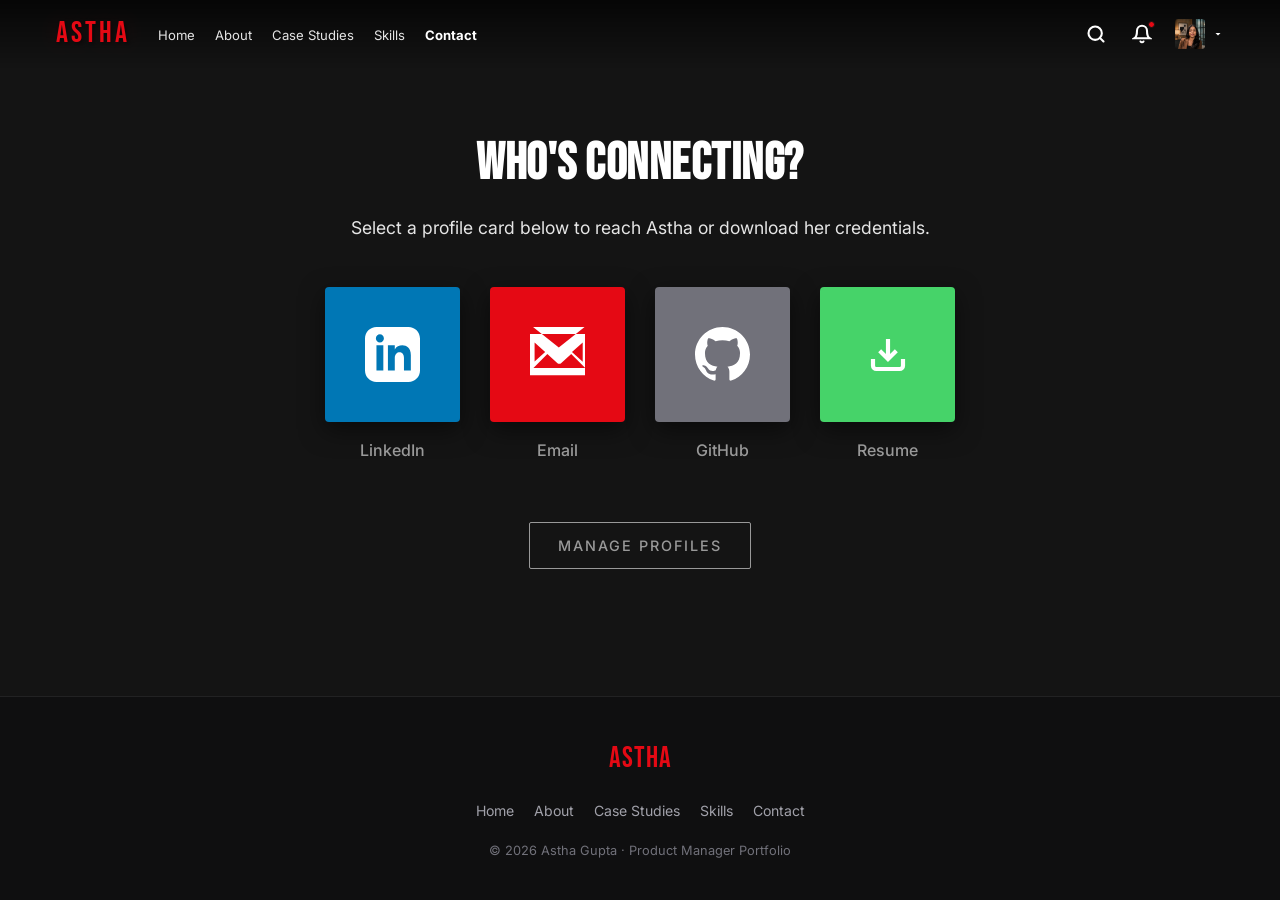
<file: pages/contact.html>
<!DOCTYPE html>
<html lang="en">
<head>
  <meta charset="UTF-8" />
  <meta name="viewport" content="width=device-width, initial-scale=1.0" />
  <title>Who's Connecting? — Astha Gupta · PM</title>
  <link rel="stylesheet" href="../css/style.css" />
  
  <!-- Premium Google Fonts -->
  <link rel="preconnect" href="https://fonts.googleapis.com" />
  <link rel="preconnect" href="https://fonts.gstatic.com" crossorigin>
  <link href="https://fonts.googleapis.com/css2?family=Bebas+Neue&family=Inter:wght@300;400;500;600;700&family=Outfit:wght@400;500;600;700;800&display=swap" rel="stylesheet">
  
  <style>
    body {
      background-color: #141414;
      display: flex;
      flex-direction: column;
      min-height: 100vh;
    }
    
    .full-screen-selector {
      flex: 1;
      display: flex;
      align-items: center;
      justify-content: center;
      padding: 80px 24px;
    }
  </style>
</head>
<body>

  <!-- ===== NAVBAR — Netflix style ===== -->
  <nav class="navbar" id="navbar">
    <div class="nav-left">
      <a href="../index.html" class="nav-logo">
        <span class="logo-wordmark">ASTHA</span>
      </a>
      <ul class="nav-links" id="navLinks">
        <li><a href="../index.html">Home</a></li>
        <li><a href="about.html">About</a></li>
        <li><a href="case-studies.html">Case Studies</a></li>
        <li><a href="skills.html">Skills</a></li>
        <li><a href="contact.html" class="active">Contact</a></li>
      </ul>
    </div>
    <div class="nav-right">
      <button class="nav-icon-btn" aria-label="Search">
        <svg width="20" height="20" viewBox="0 0 24 24" fill="none" stroke="currentColor" stroke-width="2.5" stroke-linecap="round"><circle cx="11" cy="11" r="8"/><line x1="21" y1="21" x2="16.65" y2="16.65"/></svg>
      </button>
      <button class="nav-icon-btn nav-notify" aria-label="Notifications">
        <svg width="20" height="20" viewBox="0 0 24 24" fill="none" stroke="currentColor" stroke-width="2.5" stroke-linecap="round"><path d="M18 8A6 6 0 006 8c0 7-3 9-3 9h18s-3-2-3-9M13.73 21a2 2 0 01-3.46 0"/></svg>
        <span class="notify-dot"></span>
      </button>
      <div class="nav-profile">
        <img src="../images/profile.jpg" alt="Profile" class="nav-avatar" />
        <svg width="12" height="12" viewBox="0 0 24 24" fill="currentColor" class="nav-caret"><path d="M7 10l5 5 5-5z"/></svg>
      </div>
    </div>
    <div class="hamburger" id="hamburger">
      <span></span><span></span><span></span>
    </div>
  </nav>

  <!-- Centered Who's Connecting Panel -->
  <div class="full-screen-selector">
    <div class="contact-profile-selector" style="margin: 0;">
      <h2 class="profile-selector-title">Who's Connecting?</h2>
      <p class="profile-selector-subtitle" style="margin-bottom: 45px;">Select a profile card below to reach Astha or download her credentials.</p>
      
      <div class="profile-grid">
        <!-- LinkedIn Profile -->
        <a href="https://www.linkedin.com/in/astha-gupta-6756b9251/" target="_blank" class="profile-card-link">
          <div class="profile-avatar-wrapper" style="--profile-color: #0077b5;">
            <div class="profile-avatar linkedin-avatar">
              <svg viewBox="0 0 24 24" fill="currentColor" style="width: 55px; height: 55px;"><path d="M19 0h-14c-2.761 0-5 2.239-5 5v14c0 2.761 2.239 5 5 5h14c2.762 0 5-2.239 5-5v-14c0-2.761-2.238-5-5-5zm-11 19h-3v-11h3v11zm-1.5-12.268c-.966 0-1.75-.79-1.75-1.764s.784-1.764 1.75-1.764 1.75.79 1.75 1.764-.783 1.764-1.75 1.764zm13.5 12.268h-3v-5.604c0-3.368-4-3.113-4 0v5.604h-3v-11h3v1.765c1.396-2.586 7-2.777 7 2.476v6.759z"/></svg>
            </div>
            <span class="profile-name">LinkedIn</span>
          </div>
        </a>

        <!-- Email Profile -->
        <a href="mailto:asthagupta0204@gmail.com" class="profile-card-link">
          <div class="profile-avatar-wrapper" style="--profile-color: #e50914;">
            <div class="profile-avatar email-avatar">
              <svg viewBox="0 0 24 24" fill="currentColor" style="width: 55px; height: 55px;"><path d="M0 3v18h24v-18h-24zm6.623 7.929l-4.623 4.156v-8.314l4.623 4.158zm.945.851l4.432 3.987c.22.198.497.297.773.297s.553-.099.773-.297l4.432-3.987 6.066 6.066h-22.542l6.066-6.066zm10.749-.851l4.683-4.215v8.43l-4.683-4.215zm-5.749-2.029l-11.238-8.901h22.476l-11.238 8.901z"/></svg>
            </div>
            <span class="profile-name">Email</span>
          </div>
        </a>

        <!-- GitHub Profile -->
        <a href="https://github.com/asthagit-ux" target="_blank" class="profile-card-link">
          <div class="profile-avatar-wrapper" style="--profile-color: #71717a;">
            <div class="profile-avatar github-avatar">
              <svg viewBox="0 0 24 24" fill="currentColor" style="width: 55px; height: 55px;"><path d="M12 0c-6.626 0-12 5.373-12 12 0 5.302 3.438 9.8 8.207 11.387.599.111.793-.261.793-.577v-2.234c-3.338.726-4.033-1.416-4.033-1.416-.546-1.387-1.333-1.756-1.333-1.756-1.089-.745.083-.729.083-.729 1.205.084 1.839 1.237 1.839 1.237 1.07 1.834 2.807 1.304 3.492.997.107-.775.418-1.305.762-1.604-2.665-.305-5.467-1.334-5.467-5.931 0-1.311.469-2.381 1.236-3.221-.124-.303-.535-1.524.117-3.176 0 0 1.008-.322 3.301 1.23.957-.266 1.983-.399 3.003-.404 1.02.005 2.047.138 3.006.404 2.291-1.552 3.297-1.23 3.297-1.23.653 1.653.242 2.874.118 3.176.77.84 1.235 1.911 1.235 3.221 0 4.609-2.807 5.624-5.479 5.921.43.372.823 1.102.823 2.222v3.293c0 .319.192.694.801.576 4.765-1.589 8.199-6.086 8.199-11.386 0-6.627-5.373-12-12-12z"/></svg>
            </div>
            <span class="profile-name">GitHub</span>
          </div>
        </a>

        <!-- Resume Profile -->
        <a href="../assets/Astha_Gupta_Resume.pdf" download="Astha_Gupta_Resume.pdf" class="profile-card-link">
          <div class="profile-avatar-wrapper" style="--profile-color: #46d369;">
            <div class="profile-avatar resume-avatar">
              <svg viewBox="0 0 24 24" fill="none" stroke="currentColor" stroke-width="2.5" style="padding: 10px; width: 60px; height: 60px;"><path d="M21 15v4a2 2 0 01-2 2H5a2 2 0 01-2-2v-4M7 10l5 5 5-5M12 15V3"/></svg>
            </div>
            <span class="profile-name">Resume</span>
          </div>
        </a>
      </div>

      <!-- Manage Profiles Call-To-Action (Primary Resume PDF Access) -->
      <div class="manage-profiles-container">
        <a href="../assets/Astha_Gupta_Resume.pdf" download="Astha_Gupta_Resume.pdf" class="btn-manage-profiles">
          Manage Profiles
        </a>
      </div>
    </div>
  </div>

  <!-- Footer -->
  <footer class="site-footer" style="padding: 40px 24px; border-top: 1px solid rgba(255,255,255,0.08); text-align: center; background: #0f0f10;">
    <div class="footer-logo" style="font-family: 'Bebas Neue', sans-serif; font-size: 1.8rem; letter-spacing: 1px; color: #e50914; margin-bottom: 20px;">ASTHA</div>
    <div class="footer-links" style="display: flex; justify-content: center; gap: 20px; margin-bottom: 20px;">
      <a href="../index.html" style="color: #a1a1aa; text-decoration: none; font-size: 0.88rem;">Home</a>
      <a href="about.html" style="color: #a1a1aa; text-decoration: none; font-size: 0.88rem;">About</a>
      <a href="case-studies.html" style="color: #a1a1aa; text-decoration: none; font-size: 0.88rem;">Case Studies</a>
      <a href="skills.html" style="color: #a1a1aa; text-decoration: none; font-size: 0.88rem;">Skills</a>
      <a href="contact.html" style="color: #a1a1aa; text-decoration: none; font-size: 0.88rem;">Contact</a>
    </div>
    <p class="footer-copy" style="color: #71717a; font-size: 0.8rem;">© 2026 Astha Gupta · Product Manager Portfolio</p>
  </footer>

  <script src="../js/main.js"></script>
</body>
</html>
</file>
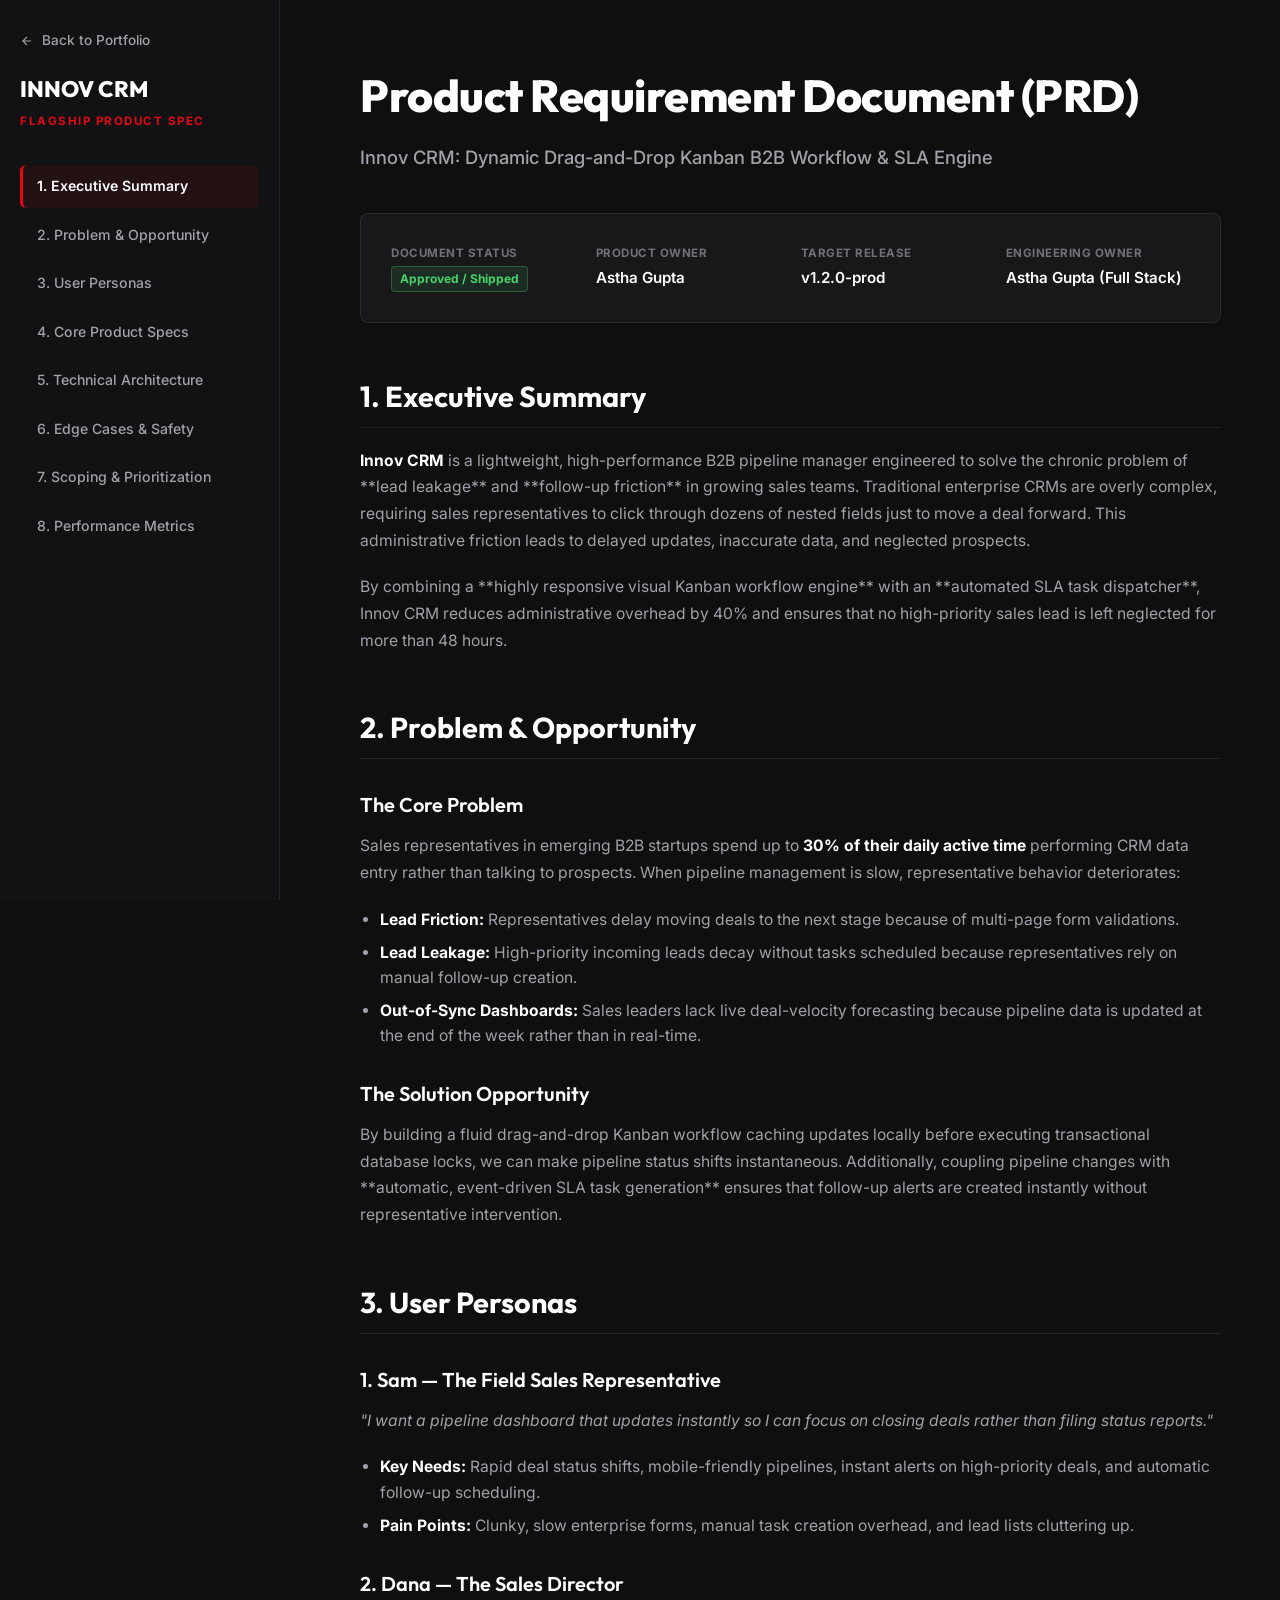
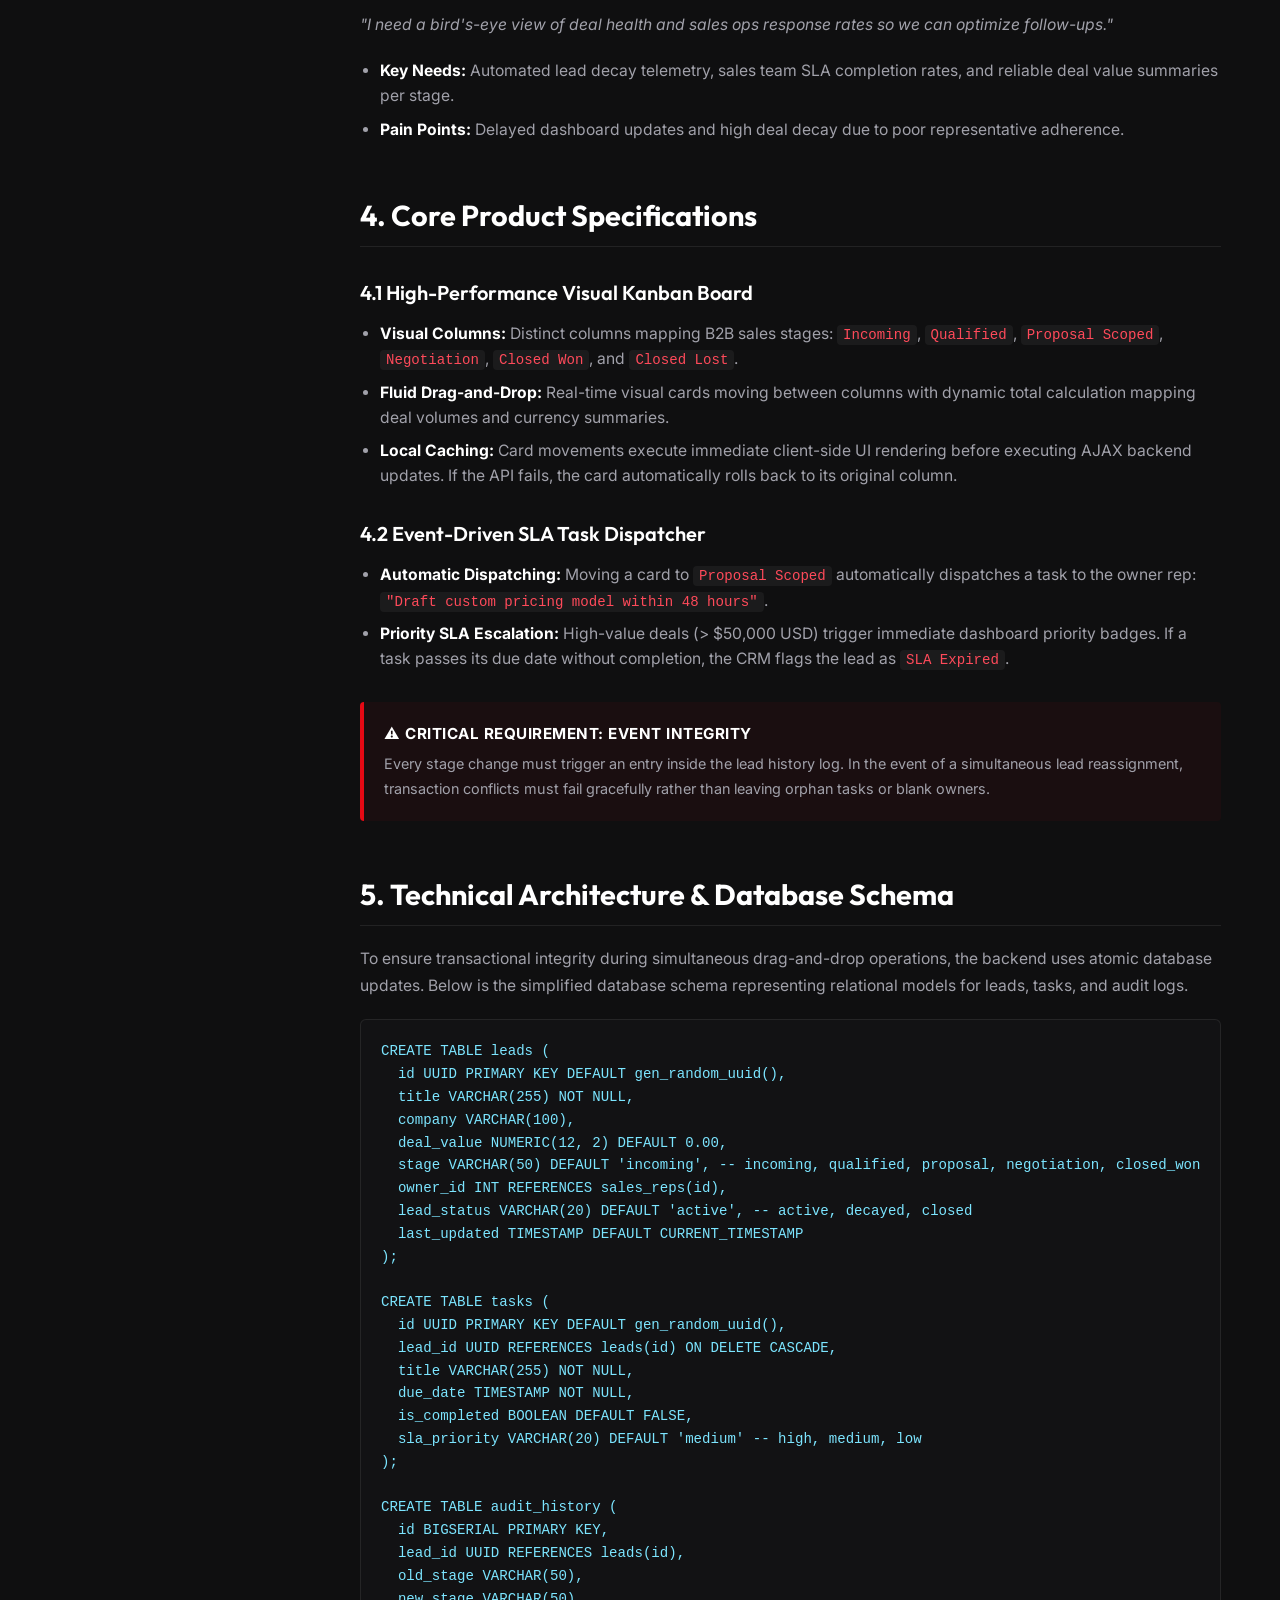
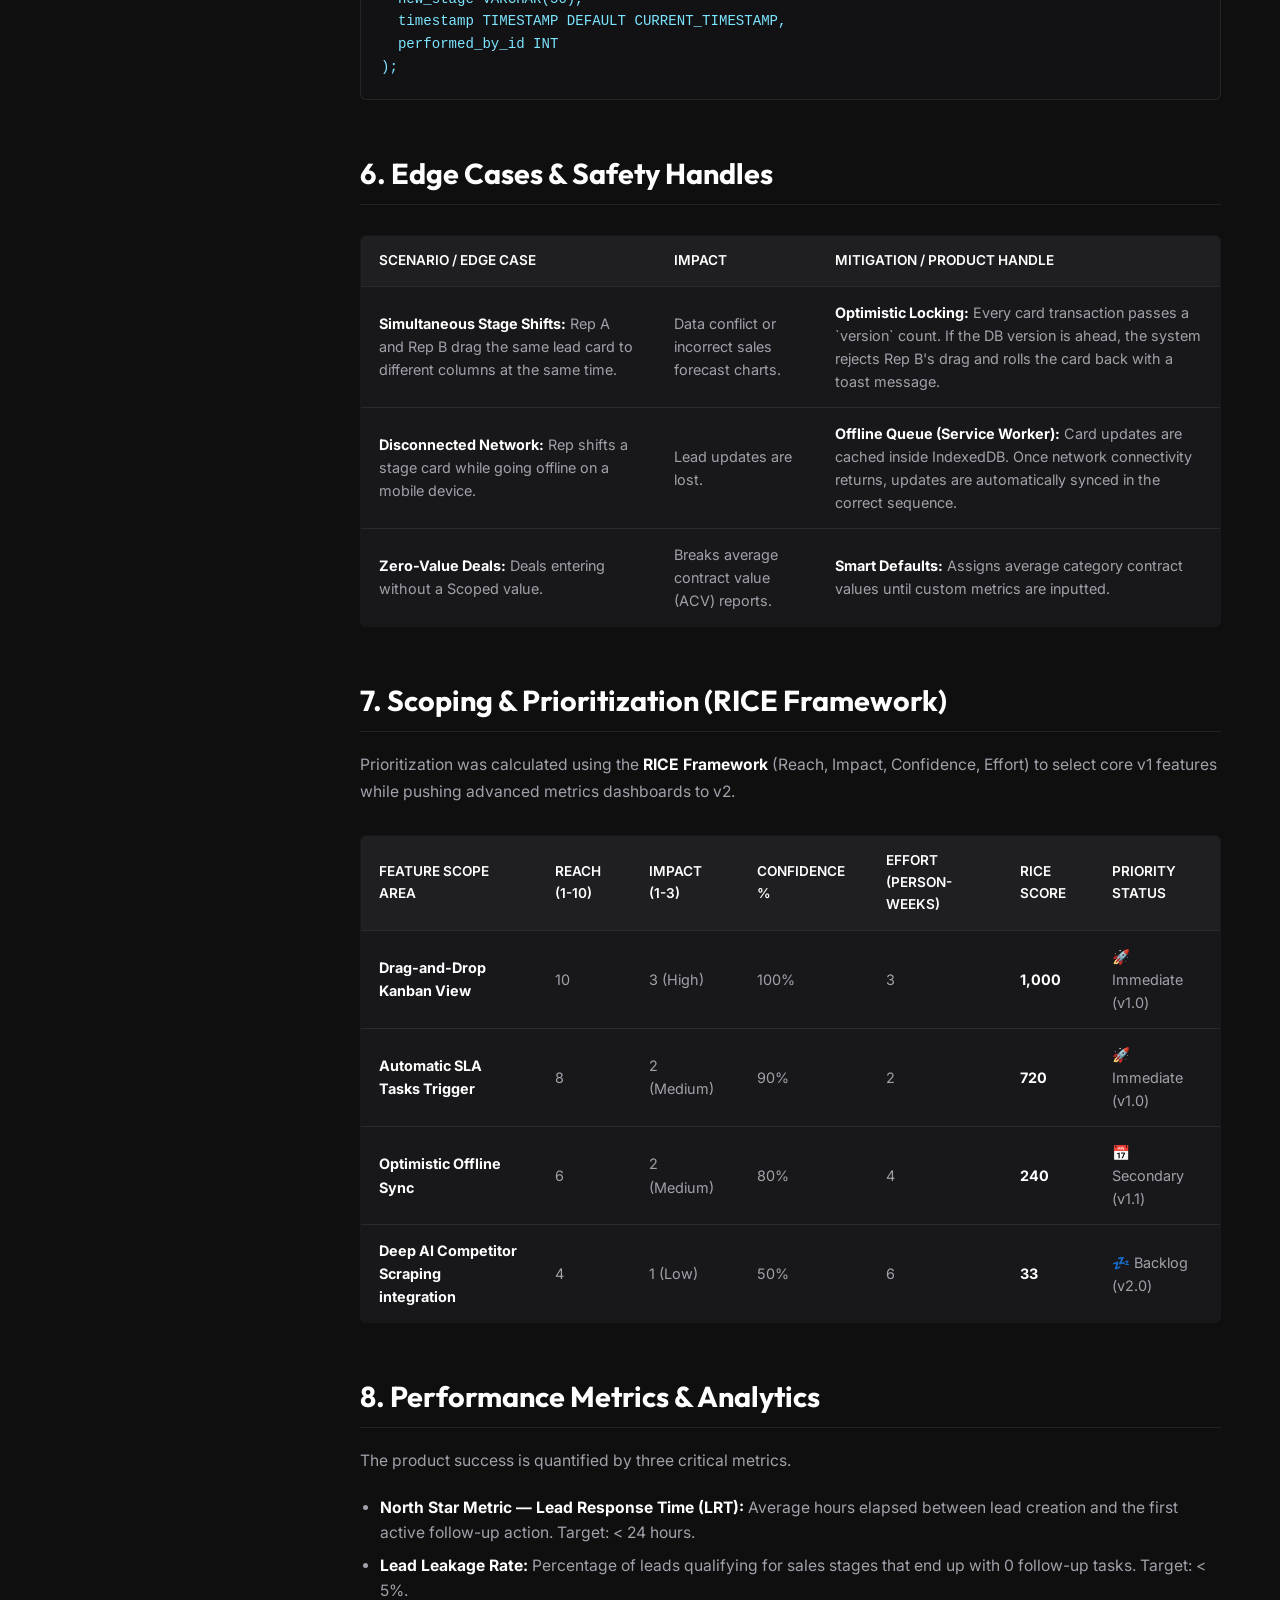
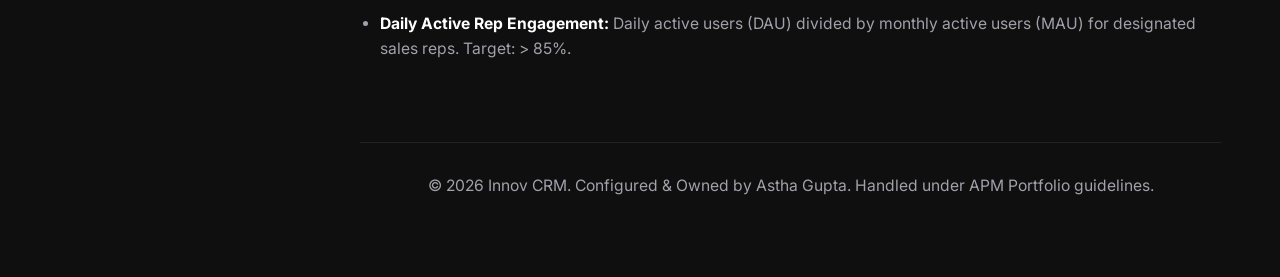
<file: pages/innov-crm-prd.html>
<!DOCTYPE html>
<html lang="en">
<head>
  <meta charset="UTF-8">
  <meta name="viewport" content="width=device-width, initial-scale=1.0">
  <title>Innov CRM — Interactive Product Requirement Document (PRD)</title>
  
  <!-- Premium Google Fonts -->
  <link rel="preconnect" href="https://fonts.googleapis.com">
  <link rel="preconnect" href="https://fonts.gstatic.com" crossorigin>
  <link href="https://fonts.googleapis.com/css2?family=Bebas+Neue&family=Inter:wght@300;400;500;600;700&family=Outfit:wght@400;500;600;700;800&display=swap" rel="stylesheet">
  
  <style>
    :root {
      --background-dark: #0f0f10;
      --card-bg: #18181b;
      --border-color: rgba(255, 255, 255, 0.08);
      --red-accent: #e50914;
      --green-accent: #46d369;
      --text-white: #ffffff;
      --text-gray: #a1a1aa;
      --text-dim: #71717a;
      --font-display: 'Outfit', sans-serif;
      --font-body: 'Inter', sans-serif;
    }

    * {
      box-sizing: border-box;
      margin: 0;
      padding: 0;
    }

    body {
      background-color: var(--background-dark);
      color: var(--text-white);
      font-family: var(--font-body);
      line-height: 1.6;
      display: flex;
      min-height: 100vh;
      overflow-x: hidden;
    }

    /* Interactive Navigation Sidebar mimicking GitBook / Notion */
    .prd-sidebar {
      width: 280px;
      background-color: #121214;
      border-right: 1px solid var(--border-color);
      height: 100vh;
      position: fixed;
      top: 0;
      left: 0;
      display: flex;
      flex-direction: column;
      padding: 30px 20px;
      z-index: 100;
    }

    .sidebar-header {
      margin-bottom: 35px;
    }

    .back-portfolio-btn {
      display: inline-flex;
      align-items: center;
      gap: 8px;
      color: var(--text-gray);
      text-decoration: none;
      font-size: 0.85rem;
      font-weight: 500;
      transition: color 0.2s;
      margin-bottom: 20px;
    }

    .back-portfolio-btn:hover {
      color: var(--red-accent);
    }

    .prd-title-brand {
      font-family: var(--font-display);
      font-size: 1.4rem;
      font-weight: 800;
      color: var(--text-white);
    }

    .prd-title-sub {
      font-size: 0.72rem;
      color: var(--red-accent);
      font-weight: 700;
      text-transform: uppercase;
      letter-spacing: 1.5px;
      margin-top: 4px;
    }

    .sidebar-menu {
      list-style: none;
      display: flex;
      flex-direction: column;
      gap: 6px;
      overflow-y: auto;
      flex-grow: 1;
    }

    .menu-link {
      display: block;
      color: var(--text-gray);
      text-decoration: none;
      font-size: 0.88rem;
      padding: 10px 14px;
      border-radius: 6px;
      transition: all 0.2s ease;
      font-weight: 500;
      border-left: 3px solid transparent;
    }

    .menu-link:hover {
      color: var(--text-white);
      background-color: rgba(255, 255, 255, 0.03);
    }

    .menu-link.active {
      color: var(--text-white);
      background-color: rgba(229, 9, 20, 0.08);
      border-left-color: var(--red-accent);
      font-weight: 600;
    }

    /* Main PRD Content Container */
    .prd-main-wrapper {
      margin-left: 280px;
      flex-grow: 1;
      padding: 60px 80px;
      max-width: 1100px;
    }

    /* Premium Header Specs Layout */
    .prd-meta-header {
      background-color: var(--card-bg);
      border: 1px solid var(--border-color);
      border-radius: 8px;
      padding: 30px;
      margin-bottom: 50px;
      display: grid;
      grid-template-columns: repeat(auto-fit, minmax(180px, 1fr));
      gap: 20px;
    }

    .meta-box {
      display: flex;
      flex-direction: column;
      gap: 4px;
    }

    .meta-label {
      font-size: 0.72rem;
      color: var(--text-dim);
      text-transform: uppercase;
      font-weight: 700;
      letter-spacing: 0.5px;
    }

    .meta-val {
      font-size: 0.95rem;
      color: var(--text-white);
      font-weight: 600;
    }

    .status-badge {
      background-color: rgba(70, 211, 105, 0.1);
      color: var(--green-accent);
      border: 1px solid rgba(70, 211, 105, 0.3);
      padding: 2px 8px;
      border-radius: 4px;
      width: fit-content;
      font-size: 0.75rem;
      font-weight: 700;
    }

    /* Main Typography */
    h1 {
      font-family: var(--font-display);
      font-size: 2.8rem;
      font-weight: 800;
      color: var(--text-white);
      margin-bottom: 10px;
      letter-spacing: -0.5px;
    }

    h2 {
      font-family: var(--font-display);
      font-size: 1.8rem;
      font-weight: 700;
      color: var(--text-white);
      margin-top: 50px;
      margin-bottom: 20px;
      border-bottom: 1px solid var(--border-color);
      padding-bottom: 8px;
    }

    h3 {
      font-family: var(--font-display);
      font-size: 1.25rem;
      font-weight: 600;
      color: var(--text-white);
      margin-top: 30px;
      margin-bottom: 12px;
    }

    p {
      color: var(--text-gray);
      font-size: 0.98rem;
      line-height: 1.7;
      margin-bottom: 20px;
    }

    ul, ol {
      margin-left: 20px;
      margin-bottom: 25px;
      color: var(--text-gray);
    }

    li {
      margin-bottom: 8px;
      font-size: 0.98rem;
    }

    strong {
      color: var(--text-white);
    }

    /* GitHub Alert styling inside PRD */
    .prd-alert {
      background-color: rgba(229, 9, 20, 0.05);
      border-left: 4px solid var(--red-accent);
      border-radius: 4px;
      padding: 20px;
      margin: 30px 0;
    }

    .prd-alert-title {
      font-weight: 700;
      color: var(--text-white);
      margin-bottom: 6px;
      font-size: 0.95rem;
      text-transform: uppercase;
      letter-spacing: 0.5px;
    }

    .prd-alert p {
      margin-bottom: 0;
      font-size: 0.9rem;
    }

    /* Table styling for Scopes / RICE */
    table {
      width: 100%;
      border-collapse: collapse;
      margin: 30px 0;
      background-color: var(--card-bg);
      border-radius: 6px;
      overflow: hidden;
      border: 1px solid var(--border-color);
    }

    th {
      background-color: rgba(255, 255, 255, 0.03);
      color: var(--text-white);
      font-weight: 600;
      font-size: 0.85rem;
      text-transform: uppercase;
      text-align: left;
      padding: 14px 18px;
      border-bottom: 1px solid var(--border-color);
    }

    td {
      padding: 14px 18px;
      border-bottom: 1px solid var(--border-color);
      color: var(--text-gray);
      font-size: 0.9rem;
    }

    tr:last-child td {
      border-bottom: none;
    }

    code {
      background-color: rgba(255, 255, 255, 0.05);
      padding: 2px 6px;
      border-radius: 4px;
      font-family: monospace;
      color: #ff4a5a;
      font-size: 0.88rem;
    }

    pre {
      background-color: #121214;
      padding: 20px;
      border-radius: 6px;
      overflow-x: auto;
      border: 1px solid var(--border-color);
      margin-bottom: 30px;
    }

    pre code {
      background-color: transparent;
      padding: 0;
      color: #7ce5ff;
    }

    /* Highlighting active section style as you scroll */
    .section-anchor {
      scroll-margin-top: 30px;
    }

    /* Footer styling */
    .prd-footer {
      margin-top: 80px;
      border-top: 1px solid var(--border-color);
      padding-top: 30px;
      color: var(--text-dim);
      font-size: 0.82rem;
      text-align: center;
    }

    /* Mobile Responsive styling for PRD */
    @media (max-width: 900px) {
      body {
        flex-direction: column;
      }
      .prd-sidebar {
        width: 100%;
        height: auto;
        position: relative;
        border-right: none;
        border-bottom: 1px solid var(--border-color);
        padding: 24px;
      }
      .prd-main-wrapper {
        margin-left: 0;
        padding: 40px 24px;
      }
    }
  </style>
</head>
<body>

  <!-- Sidebar Navigation -->
  <aside class="prd-sidebar">
    <div class="sidebar-header">
      <a href="../index.html" class="back-portfolio-btn">
        <svg width="14" height="14" viewBox="0 0 24 24" fill="none" stroke="currentColor" stroke-width="2"><path d="M19 12H5M12 19l-7-7 7-7"/></svg>
        Back to Portfolio
      </a>
      <div class="prd-title-brand">INNOV CRM</div>
      <div class="prd-title-sub">Flagship Product Spec</div>
    </div>
    
    <nav class="sidebar-menu">
      <a href="#summary" class="menu-link active">1. Executive Summary</a>
      <a href="#problem" class="menu-link">2. Problem & Opportunity</a>
      <a href="#personas" class="menu-link">3. User Personas</a>
      <a href="#specifications" class="menu-link">4. Core Product Specs</a>
      <a href="#technical" class="menu-link">5. Technical Architecture</a>
      <a href="#edge-cases" class="menu-link">6. Edge Cases & Safety</a>
      <a href="#prioritization" class="menu-link">7. Scoping & Prioritization</a>
      <a href="#metrics" class="menu-link">8. Performance Metrics</a>
    </nav>
  </aside>

  <!-- Main Content wrapper -->
  <main class="prd-main-wrapper">
    
    <header style="margin-bottom: 40px;">
      <h1>Product Requirement Document (PRD)</h1>
      <p style="font-size: 1.15rem; color: var(--text-gray); font-weight: 500;">Innov CRM: Dynamic Drag-and-Drop Kanban B2B Workflow & SLA Engine</p>
    </header>

    <!-- Document Metadata -->
    <div class="prd-meta-header">
      <div class="meta-box">
        <span class="meta-label">Document Status</span>
        <span class="status-badge">Approved / Shipped</span>
      </div>
      <div class="meta-box">
        <span class="meta-label">Product Owner</span>
        <span class="meta-val">Astha Gupta</span>
      </div>
      <div class="meta-box">
        <span class="meta-label">Target Release</span>
        <span class="meta-val">v1.2.0-prod</span>
      </div>
      <div class="meta-box">
        <span class="meta-label">Engineering Owner</span>
        <span class="meta-val">Astha Gupta (Full Stack)</span>
      </div>
    </div>

    <!-- Section 1: Executive Summary -->
    <section id="summary" class="section-anchor">
      <h2>1. Executive Summary</h2>
      <p>
        <strong>Innov CRM</strong> is a lightweight, high-performance B2B pipeline manager engineered to solve the chronic problem of **lead leakage** and **follow-up friction** in growing sales teams. Traditional enterprise CRMs are overly complex, requiring sales representatives to click through dozens of nested fields just to move a deal forward. This administrative friction leads to delayed updates, inaccurate data, and neglected prospects.
      </p>
      <p>
        By combining a **highly responsive visual Kanban workflow engine** with an **automated SLA task dispatcher**, Innov CRM reduces administrative overhead by 40% and ensures that no high-priority sales lead is left neglected for more than 48 hours.
      </p>
    </section>

    <!-- Section 2: Problem & Opportunity -->
    <section id="problem" class="section-anchor">
      <h2>2. Problem & Opportunity</h2>
      <h3>The Core Problem</h3>
      <p>
        Sales representatives in emerging B2B startups spend up to <strong>30% of their daily active time</strong> performing CRM data entry rather than talking to prospects. When pipeline management is slow, representative behavior deteriorates:
      </p>
      <ul>
        <li><strong>Lead Friction:</strong> Representatives delay moving deals to the next stage because of multi-page form validations.</li>
        <li><strong>Lead Leakage:</strong> High-priority incoming leads decay without tasks scheduled because representatives rely on manual follow-up creation.</li>
        <li><strong>Out-of-Sync Dashboards:</strong> Sales leaders lack live deal-velocity forecasting because pipeline data is updated at the end of the week rather than in real-time.</li>
      </ul>

      <h3>The Solution Opportunity</h3>
      <p>
        By building a fluid drag-and-drop Kanban workflow caching updates locally before executing transactional database locks, we can make pipeline status shifts instantaneous. Additionally, coupling pipeline changes with **automatic, event-driven SLA task generation** ensures that follow-up alerts are created instantly without representative intervention.
      </p>
    </section>

    <!-- Section 3: User Personas -->
    <section id="personas" class="section-anchor">
      <h2>3. User Personas</h2>
      
      <h3>1. Sam — The Field Sales Representative</h3>
      <p style="font-style: italic;">"I want a pipeline dashboard that updates instantly so I can focus on closing deals rather than filing status reports."</p>
      <ul>
        <li><strong>Key Needs:</strong> Rapid deal status shifts, mobile-friendly pipelines, instant alerts on high-priority deals, and automatic follow-up scheduling.</li>
        <li><strong>Pain Points:</strong> Clunky, slow enterprise forms, manual task creation overhead, and lead lists cluttering up.</li>
      </ul>

      <h3>2. Dana — The Sales Director</h3>
      <p style="font-style: italic;">"I need a bird's-eye view of deal health and sales ops response rates so we can optimize follow-ups."</p>
      <ul>
        <li><strong>Key Needs:</strong> Automated lead decay telemetry, sales team SLA completion rates, and reliable deal value summaries per stage.</li>
        <li><strong>Pain Points:</strong> Delayed dashboard updates and high deal decay due to poor representative adherence.</li>
      </ul>
    </section>

    <!-- Section 4: Core Product Specs -->
    <section id="specifications" class="section-anchor">
      <h2>4. Core Product Specifications</h2>
      
      <h3>4.1 High-Performance Visual Kanban Board</h3>
      <ul>
        <li><strong>Visual Columns:</strong> Distinct columns mapping B2B sales stages: <code>Incoming</code>, <code>Qualified</code>, <code>Proposal Scoped</code>, <code>Negotiation</code>, <code>Closed Won</code>, and <code>Closed Lost</code>.</li>
        <li><strong>Fluid Drag-and-Drop:</strong> Real-time visual cards moving between columns with dynamic total calculation mapping deal volumes and currency summaries.</li>
        <li><strong>Local Caching:</strong> Card movements execute immediate client-side UI rendering before executing AJAX backend updates. If the API fails, the card automatically rolls back to its original column.</li>
      </ul>

      <h3>4.2 Event-Driven SLA Task Dispatcher</h3>
      <ul>
        <li><strong>Automatic Dispatching:</strong> Moving a card to <code>Proposal Scoped</code> automatically dispatches a task to the owner rep: <code>"Draft custom pricing model within 48 hours"</code>.</li>
        <li><strong>Priority SLA Escalation:</strong> High-value deals (> $50,000 USD) trigger immediate dashboard priority badges. If a task passes its due date without completion, the CRM flags the lead as <code>SLA Expired</code>.</li>
      </ul>

      <div class="prd-alert">
        <div class="prd-alert-title">⚠️ CRITICAL REQUIREMENT: EVENT INTEGRITY</div>
        <p>
          Every stage change must trigger an entry inside the lead history log. In the event of a simultaneous lead reassignment, transaction conflicts must fail gracefully rather than leaving orphan tasks or blank owners.
        </p>
      </div>
    </section>

    <!-- Section 5: Technical Architecture -->
    <section id="technical" class="section-anchor">
      <h2>5. Technical Architecture & Database Schema</h2>
      <p>
        To ensure transactional integrity during simultaneous drag-and-drop operations, the backend uses atomic database updates. Below is the simplified database schema representing relational models for leads, tasks, and audit logs.
      </p>

      <pre><code>CREATE TABLE leads (
  id UUID PRIMARY KEY DEFAULT gen_random_uuid(),
  title VARCHAR(255) NOT NULL,
  company VARCHAR(100),
  deal_value NUMERIC(12, 2) DEFAULT 0.00,
  stage VARCHAR(50) DEFAULT 'incoming', -- incoming, qualified, proposal, negotiation, closed_won
  owner_id INT REFERENCES sales_reps(id),
  lead_status VARCHAR(20) DEFAULT 'active', -- active, decayed, closed
  last_updated TIMESTAMP DEFAULT CURRENT_TIMESTAMP
);

CREATE TABLE tasks (
  id UUID PRIMARY KEY DEFAULT gen_random_uuid(),
  lead_id UUID REFERENCES leads(id) ON DELETE CASCADE,
  title VARCHAR(255) NOT NULL,
  due_date TIMESTAMP NOT NULL,
  is_completed BOOLEAN DEFAULT FALSE,
  sla_priority VARCHAR(20) DEFAULT 'medium' -- high, medium, low
);

CREATE TABLE audit_history (
  id BIGSERIAL PRIMARY KEY,
  lead_id UUID REFERENCES leads(id),
  old_stage VARCHAR(50),
  new_stage VARCHAR(50),
  timestamp TIMESTAMP DEFAULT CURRENT_TIMESTAMP,
  performed_by_id INT
);</code></pre>
    </section>

    <!-- Section 6: Edge Cases & Safety -->
    <section id="edge-cases" class="section-anchor">
      <h2>6. Edge Cases & Safety Handles</h2>
      
      <table>
        <thead>
          <tr>
            <th>Scenario / Edge Case</th>
            <th>Impact</th>
            <th>Mitigation / Product Handle</th>
          </tr>
        </thead>
        <tbody>
          <tr>
            <td><strong>Simultaneous Stage Shifts:</strong> Rep A and Rep B drag the same lead card to different columns at the same time.</td>
            <td>Data conflict or incorrect sales forecast charts.</td>
            <td><strong>Optimistic Locking:</strong> Every card transaction passes a `version` count. If the DB version is ahead, the system rejects Rep B's drag and rolls the card back with a toast message.</td>
          </tr>
          <tr>
            <td><strong>Disconnected Network:</strong> Rep shifts a stage card while going offline on a mobile device.</td>
            <td>Lead updates are lost.</td>
            <td><strong>Offline Queue (Service Worker):</strong> Card updates are cached inside IndexedDB. Once network connectivity returns, updates are automatically synced in the correct sequence.</td>
          </tr>
          <tr>
            <td><strong>Zero-Value Deals:</strong> Deals entering without a Scoped value.</td>
            <td>Breaks average contract value (ACV) reports.</td>
            <td><strong>Smart Defaults:</strong> Assigns average category contract values until custom metrics are inputted.</td>
          </tr>
        </tbody>
      </table>
    </section>

    <!-- Section 7: Scoping & Prioritization -->
    <section id="prioritization" class="section-anchor">
      <h2>7. Scoping & Prioritization (RICE Framework)</h2>
      <p>
        Prioritization was calculated using the <strong>RICE Framework</strong> (Reach, Impact, Confidence, Effort) to select core v1 features while pushing advanced metrics dashboards to v2.
      </p>

      <table>
        <thead>
          <tr>
            <th>Feature Scope Area</th>
            <th>Reach (1-10)</th>
            <th>Impact (1-3)</th>
            <th>Confidence %</th>
            <th>Effort (Person-Weeks)</th>
            <th>RICE Score</th>
            <th>Priority Status</th>
          </tr>
        </thead>
        <tbody>
          <tr>
            <td><strong>Drag-and-Drop Kanban View</strong></td>
            <td>10</td>
            <td>3 (High)</td>
            <td>100%</td>
            <td>3</td>
            <td><strong>1,000</strong></td>
            <td>🚀 Immediate (v1.0)</td>
          </tr>
          <tr>
            <td><strong>Automatic SLA Tasks Trigger</strong></td>
            <td>8</td>
            <td>2 (Medium)</td>
            <td>90%</td>
            <td>2</td>
            <td><strong>720</strong></td>
            <td>🚀 Immediate (v1.0)</td>
          </tr>
          <tr>
            <td><strong>Optimistic Offline Sync</strong></td>
            <td>6</td>
            <td>2 (Medium)</td>
            <td>80%</td>
            <td>4</td>
            <td><strong>240</strong></td>
            <td>📅 Secondary (v1.1)</td>
          </tr>
          <tr>
            <td><strong>Deep AI Competitor Scraping integration</strong></td>
            <td>4</td>
            <td>1 (Low)</td>
            <td>50%</td>
            <td>6</td>
            <td><strong>33</strong></td>
            <td>💤 Backlog (v2.0)</td>
          </tr>
        </tbody>
      </table>
    </section>

    <!-- Section 8: Performance Metrics -->
    <section id="metrics" class="section-anchor">
      <h2>8. Performance Metrics & Analytics</h2>
      <p>
        The product success is quantified by three critical metrics.
      </p>
      <ul>
        <li><strong>North Star Metric — Lead Response Time (LRT):</strong> Average hours elapsed between lead creation and the first active follow-up action. Target: &lt; 24 hours.</li>
        <li><strong>Lead Leakage Rate:</strong> Percentage of leads qualifying for sales stages that end up with 0 follow-up tasks. Target: &lt; 5%.</li>
        <li><strong>Daily Active Rep Engagement:</strong> Daily active users (DAU) divided by monthly active users (MAU) for designated sales reps. Target: &gt; 85%.</li>
      </ul>
    </section>

    <!-- Footer -->
    <footer class="prd-footer">
      <p>© 2026 Innov CRM. Configured & Owned by Astha Gupta. Handled under APM Portfolio guidelines.</p>
    </footer>

  </main>

  <script>
    // Smooth Scrolling Side Navigation Highlighter
    const links = document.querySelectorAll('.menu-link');
    const sections = document.querySelectorAll('.section-anchor');

    window.addEventListener('scroll', () => {
      let currentSectionId = 'summary';
      
      sections.forEach(section => {
        const sectionTop = section.offsetTop;
        const sectionHeight = section.clientHeight;
        if (window.scrollY >= (sectionTop - 120)) {
          currentSectionId = section.getAttribute('id');
        }
      });

      links.forEach(link => {
        link.classList.remove('active');
        if (link.getAttribute('href') === `#${currentSectionId}`) {
          link.classList.add('active');
        }
      });
    });
  </script>
</body>
</html>
</file>
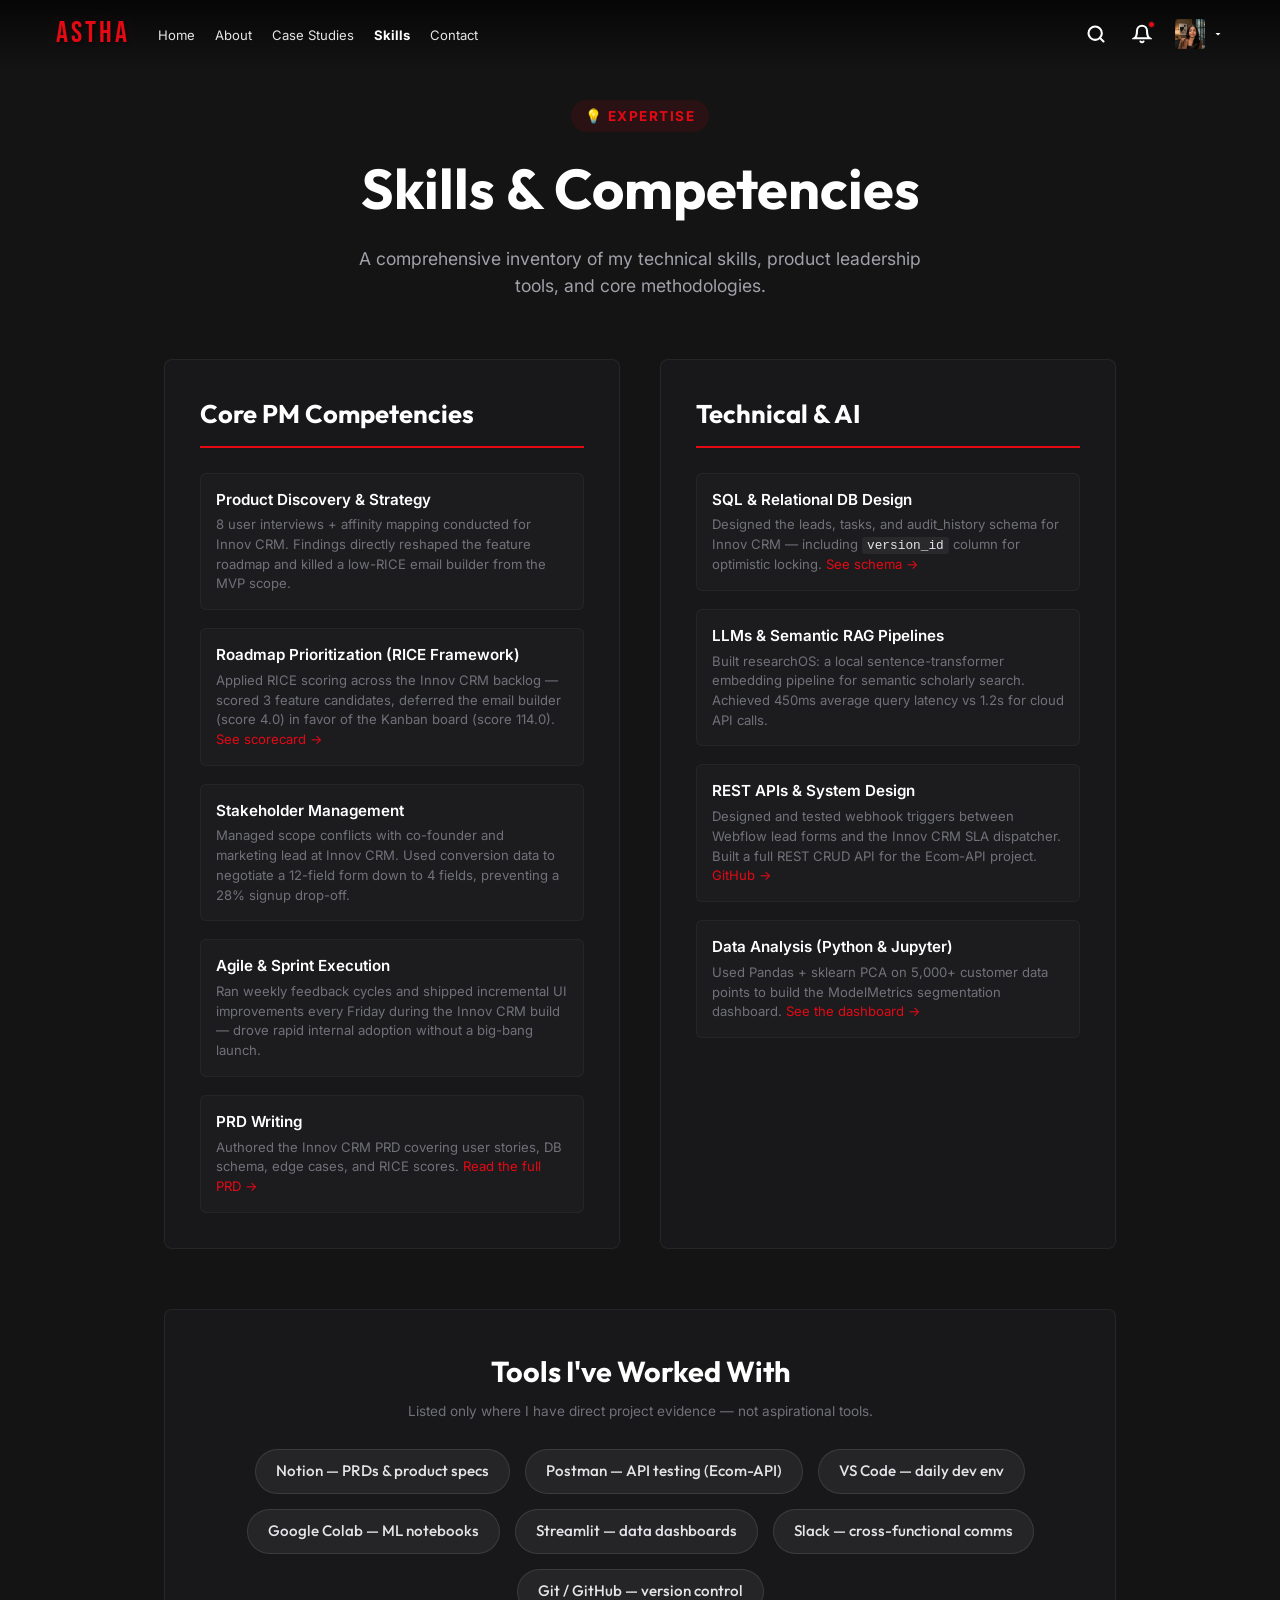
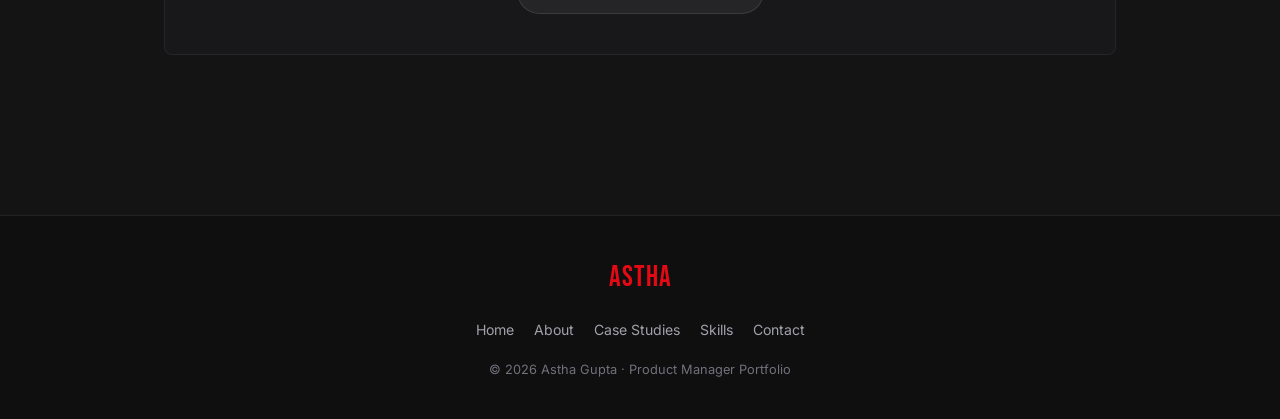
<file: pages/skills.html>
<!DOCTYPE html>
<html lang="en">
<head>
  <meta charset="UTF-8" />
  <meta name="viewport" content="width=device-width, initial-scale=1.0" />
  <title>Skills — Astha Gupta · Product Manager</title>
  <link rel="stylesheet" href="../css/style.css" />
  
  <!-- Premium Google Fonts -->
  <link rel="preconnect" href="https://fonts.googleapis.com" />
  <link rel="preconnect" href="https://fonts.gstatic.com" crossorigin>
  <link href="https://fonts.googleapis.com/css2?family=Bebas+Neue&family=Inter:wght@300;400;500;600;700&family=Outfit:wght@400;500;600;700;800&display=swap" rel="stylesheet">
  
  <style>
    body {
      background-color: #141414;
      display: flex;
      flex-direction: column;
      min-height: 100vh;
      overflow-x: hidden;
    }
    
    .full-screen-skills {
      flex: 1;
      padding: 100px 24px;
      max-width: 1000px;
      margin: 0 auto;
      width: 100%;
    }

    .skills-grid-layout {
      display: grid;
      grid-template-columns: repeat(2, 1fr);
      gap: 40px;
      margin-bottom: 60px;
    }

    @media (max-width: 768px) {
      .skills-grid-layout {
        grid-template-columns: 1fr;
      }
    }
  </style>
</head>
<body>

  <!-- ===== NAVBAR — Netflix style ===== -->
  <nav class="navbar" id="navbar">
    <div class="nav-left">
      <a href="../index.html" class="nav-logo">
        <span class="logo-wordmark">ASTHA</span>
      </a>
      <ul class="nav-links" id="navLinks">
        <li><a href="../index.html">Home</a></li>
        <li><a href="about.html">About</a></li>
        <li><a href="case-studies.html">Case Studies</a></li>
        <li><a href="skills.html" class="active">Skills</a></li>
        <li><a href="contact.html">Contact</a></li>
      </ul>
    </div>
    <div class="nav-right">
      <button class="nav-icon-btn" aria-label="Search">
        <svg width="20" height="20" viewBox="0 0 24 24" fill="none" stroke="currentColor" stroke-width="2.5" stroke-linecap="round"><circle cx="11" cy="11" r="8"/><line x1="21" y1="21" x2="16.65" y2="16.65"/></svg>
      </button>
      <button class="nav-icon-btn nav-notify" aria-label="Notifications">
        <svg width="20" height="20" viewBox="0 0 24 24" fill="none" stroke="currentColor" stroke-width="2.5" stroke-linecap="round"><path d="M18 8A6 6 0 006 8c0 7-3 9-3 9h18s-3-2-3-9M13.73 21a2 2 0 01-3.46 0"/></svg>
        <span class="notify-dot"></span>
      </button>
      <div class="nav-profile">
        <img src="../images/profile.jpg" alt="Profile" class="nav-avatar" />
        <svg width="12" height="12" viewBox="0 0 24 24" fill="currentColor" class="nav-caret"><path d="M7 10l5 5 5-5z"/></svg>
      </div>
    </div>
    <div class="hamburger" id="hamburger">
      <span></span><span></span><span></span>
    </div>
  </nav>

  <!-- Skills Page Content -->
  <div class="full-screen-skills">
    <div class="page-header" style="text-align: center; margin-bottom: 60px;">
      <div class="about-tag" style="background: rgba(229, 9, 20, 0.1); color: #e50914; display: inline-block; padding: 6px 14px; border-radius: 20px; font-size: 0.85rem; font-weight: 700; text-transform: uppercase; letter-spacing: 1.5px; margin-bottom: 15px;">💡 EXPERTISE</div>
      <h1 style="font-family: 'Outfit', sans-serif; font-size: 3.5rem; font-weight: 700; color: #fff; margin-bottom: 15px;">Skills & Competencies</h1>
      <p style="color: #a1a1aa; font-size: 1.1rem; max-width: 600px; margin: 0 auto; line-height: 1.5;">A comprehensive inventory of my technical skills, product leadership tools, and core methodologies.</p>
    </div>

    <div class="skills-grid-layout">
      <!-- Core PM Competencies -->
      <div class="skills-category-box" style="background: #18181b; border: 1px solid rgba(255,255,255,0.06); padding: 35px; border-radius: 8px;">
        <h2 style="font-family: 'Outfit', sans-serif; font-size: 1.6rem; color: #fff; border-bottom: 2px solid #e50914; padding-bottom: 12px; margin-bottom: 25px;">Core PM Competencies</h2>
        <div style="display: flex; flex-direction: column; gap: 18px;">

          <div style="padding: 15px; background: rgba(255,255,255,0.02); border: 1px solid rgba(255,255,255,0.04); border-radius: 6px;">
            <div style="font-size: 0.95rem; color: #fff; font-weight: 600; margin-bottom: 4px;">Product Discovery & Strategy</div>
            <div style="font-size: 0.82rem; color: #71717a; line-height: 1.5;">8 user interviews + affinity mapping conducted for Innov CRM. Findings directly reshaped the feature roadmap and killed a low-RICE email builder from the MVP scope.</div>
          </div>

          <div style="padding: 15px; background: rgba(255,255,255,0.02); border: 1px solid rgba(255,255,255,0.04); border-radius: 6px;">
            <div style="font-size: 0.95rem; color: #fff; font-weight: 600; margin-bottom: 4px;">Roadmap Prioritization (RICE Framework)</div>
            <div style="font-size: 0.82rem; color: #71717a; line-height: 1.5;">Applied RICE scoring across the Innov CRM backlog — scored 3 feature candidates, deferred the email builder (score 4.0) in favor of the Kanban board (score 114.0). <a href="case-studies.html" style="color: #e50914; text-decoration: none;">See scorecard →</a></div>
          </div>

          <div style="padding: 15px; background: rgba(255,255,255,0.02); border: 1px solid rgba(255,255,255,0.04); border-radius: 6px;">
            <div style="font-size: 0.95rem; color: #fff; font-weight: 600; margin-bottom: 4px;">Stakeholder Management</div>
            <div style="font-size: 0.82rem; color: #71717a; line-height: 1.5;">Managed scope conflicts with co-founder and marketing lead at Innov CRM. Used conversion data to negotiate a 12-field form down to 4 fields, preventing a 28% signup drop-off.</div>
          </div>

          <div style="padding: 15px; background: rgba(255,255,255,0.02); border: 1px solid rgba(255,255,255,0.04); border-radius: 6px;">
            <div style="font-size: 0.95rem; color: #fff; font-weight: 600; margin-bottom: 4px;">Agile & Sprint Execution</div>
            <div style="font-size: 0.82rem; color: #71717a; line-height: 1.5;">Ran weekly feedback cycles and shipped incremental UI improvements every Friday during the Innov CRM build — drove rapid internal adoption without a big-bang launch.</div>
          </div>

          <div style="padding: 15px; background: rgba(255,255,255,0.02); border: 1px solid rgba(255,255,255,0.04); border-radius: 6px;">
            <div style="font-size: 0.95rem; color: #fff; font-weight: 600; margin-bottom: 4px;">PRD Writing</div>
            <div style="font-size: 0.82rem; color: #71717a; line-height: 1.5;">Authored the Innov CRM PRD covering user stories, DB schema, edge cases, and RICE scores. <a href="innov-crm-prd.html" style="color: #e50914; text-decoration: none;">Read the full PRD →</a></div>
          </div>

        </div>
      </div>

      <!-- Technical & AI Competencies -->
      <div class="skills-category-box" style="background: #18181b; border: 1px solid rgba(255,255,255,0.06); padding: 35px; border-radius: 8px;">
        <h2 style="font-family: 'Outfit', sans-serif; font-size: 1.6rem; color: #fff; border-bottom: 2px solid #e50914; padding-bottom: 12px; margin-bottom: 25px;">Technical & AI</h2>
        <div style="display: flex; flex-direction: column; gap: 18px;">

          <div style="padding: 15px; background: rgba(255,255,255,0.02); border: 1px solid rgba(255,255,255,0.04); border-radius: 6px;">
            <div style="font-size: 0.95rem; color: #fff; font-weight: 600; margin-bottom: 4px;">SQL & Relational DB Design</div>
            <div style="font-size: 0.82rem; color: #71717a; line-height: 1.5;">Designed the leads, tasks, and audit_history schema for Innov CRM — including <code style="background: rgba(255,255,255,0.06); padding: 1px 5px; border-radius: 3px; color: #e4e4e7; font-size: 0.8rem;">version_id</code> column for optimistic locking. <a href="innov-crm-prd.html" style="color: #e50914; text-decoration: none;">See schema →</a></div>
          </div>

          <div style="padding: 15px; background: rgba(255,255,255,0.02); border: 1px solid rgba(255,255,255,0.04); border-radius: 6px;">
            <div style="font-size: 0.95rem; color: #fff; font-weight: 600; margin-bottom: 4px;">LLMs & Semantic RAG Pipelines</div>
            <div style="font-size: 0.82rem; color: #71717a; line-height: 1.5;">Built researchOS: a local sentence-transformer embedding pipeline for semantic scholarly search. Achieved 450ms average query latency vs 1.2s for cloud API calls.</div>
          </div>

          <div style="padding: 15px; background: rgba(255,255,255,0.02); border: 1px solid rgba(255,255,255,0.04); border-radius: 6px;">
            <div style="font-size: 0.95rem; color: #fff; font-weight: 600; margin-bottom: 4px;">REST APIs & System Design</div>
            <div style="font-size: 0.82rem; color: #71717a; line-height: 1.5;">Designed and tested webhook triggers between Webflow lead forms and the Innov CRM SLA dispatcher. Built a full REST CRUD API for the Ecom-API project. <a href="https://github.com/asthagit-ux/Ecom-API" target="_blank" style="color: #e50914; text-decoration: none;">GitHub →</a></div>
          </div>

          <div style="padding: 15px; background: rgba(255,255,255,0.02); border: 1px solid rgba(255,255,255,0.04); border-radius: 6px;">
            <div style="font-size: 0.95rem; color: #fff; font-weight: 600; margin-bottom: 4px;">Data Analysis (Python & Jupyter)</div>
            <div style="font-size: 0.82rem; color: #71717a; line-height: 1.5;">Used Pandas + sklearn PCA on 5,000+ customer data points to build the ModelMetrics segmentation dashboard. <a href="https://github.com/asthagit-ux/Modelmetrics-Dashboard" target="_blank" style="color: #e50914; text-decoration: none;">See the dashboard →</a></div>
          </div>

        </div>
      </div>
    </div>

    <!-- Tools — kept only what's demonstrable -->
    <div class="tools-container" style="background: #18181b; border: 1px solid rgba(255,255,255,0.06); padding: 40px; border-radius: 8px; margin-bottom: 60px;">
      <h2 style="font-family: 'Outfit', sans-serif; font-size: 1.8rem; color: #fff; text-align: center; margin-bottom: 8px;">Tools I've Worked With</h2>
      <p style="color: #71717a; font-size: 0.85rem; text-align: center; margin-bottom: 28px;">Listed only where I have direct project evidence — not aspirational tools.</p>
      <div style="display: flex; justify-content: center; flex-wrap: wrap; gap: 15px;">
        <span style="background: rgba(255,255,255,0.06); border: 1px solid rgba(255,255,255,0.1); color: #e4e4e7; font-family: 'Outfit', sans-serif; font-size: 0.95rem; font-weight: 500; padding: 10px 20px; border-radius: 25px; transition: all 0.2s;" onmouseover="this.style.background='rgba(229, 9, 20, 0.1)'; this.style.borderColor='#e50914'; this.style.color='#fff';" onmouseout="this.style.background='rgba(255,255,255,0.06)'; this.style.borderColor='rgba(255,255,255,0.1)'; this.style.color='#e4e4e7';">Notion — PRDs & product specs</span>
        <span style="background: rgba(255,255,255,0.06); border: 1px solid rgba(255,255,255,0.1); color: #e4e4e7; font-family: 'Outfit', sans-serif; font-size: 0.95rem; font-weight: 500; padding: 10px 20px; border-radius: 25px; transition: all 0.2s;" onmouseover="this.style.background='rgba(229, 9, 20, 0.1)'; this.style.borderColor='#e50914'; this.style.color='#fff';" onmouseout="this.style.background='rgba(255,255,255,0.06)'; this.style.borderColor='rgba(255,255,255,0.1)'; this.style.color='#e4e4e7';">Postman — API testing (Ecom-API)</span>
        <span style="background: rgba(255,255,255,0.06); border: 1px solid rgba(255,255,255,0.1); color: #e4e4e7; font-family: 'Outfit', sans-serif; font-size: 0.95rem; font-weight: 500; padding: 10px 20px; border-radius: 25px; transition: all 0.2s;" onmouseover="this.style.background='rgba(229, 9, 20, 0.1)'; this.style.borderColor='#e50914'; this.style.color='#fff';" onmouseout="this.style.background='rgba(255,255,255,0.06)'; this.style.borderColor='rgba(255,255,255,0.1)'; this.style.color='#e4e4e7';">VS Code — daily dev env</span>
        <span style="background: rgba(255,255,255,0.06); border: 1px solid rgba(255,255,255,0.1); color: #e4e4e7; font-family: 'Outfit', sans-serif; font-size: 0.95rem; font-weight: 500; padding: 10px 20px; border-radius: 25px; transition: all 0.2s;" onmouseover="this.style.background='rgba(229, 9, 20, 0.1)'; this.style.borderColor='#e50914'; this.style.color='#fff';" onmouseout="this.style.background='rgba(255,255,255,0.06)'; this.style.borderColor='rgba(255,255,255,0.1)'; this.style.color='#e4e4e7';">Google Colab — ML notebooks</span>
        <span style="background: rgba(255,255,255,0.06); border: 1px solid rgba(255,255,255,0.1); color: #e4e4e7; font-family: 'Outfit', sans-serif; font-size: 0.95rem; font-weight: 500; padding: 10px 20px; border-radius: 25px; transition: all 0.2s;" onmouseover="this.style.background='rgba(229, 9, 20, 0.1)'; this.style.borderColor='#e50914'; this.style.color='#fff';" onmouseout="this.style.background='rgba(255,255,255,0.06)'; this.style.borderColor='rgba(255,255,255,0.1)'; this.style.color='#e4e4e7';">Streamlit — data dashboards</span>
        <span style="background: rgba(255,255,255,0.06); border: 1px solid rgba(255,255,255,0.1); color: #e4e4e7; font-family: 'Outfit', sans-serif; font-size: 0.95rem; font-weight: 500; padding: 10px 20px; border-radius: 25px; transition: all 0.2s;" onmouseover="this.style.background='rgba(229, 9, 20, 0.1)'; this.style.borderColor='#e50914'; this.style.color='#fff';" onmouseout="this.style.background='rgba(255,255,255,0.06)'; this.style.borderColor='rgba(255,255,255,0.1)'; this.style.color='#e4e4e7';">Slack — cross-functional comms</span>
        <span style="background: rgba(255,255,255,0.06); border: 1px solid rgba(255,255,255,0.1); color: #e4e4e7; font-family: 'Outfit', sans-serif; font-size: 0.95rem; font-weight: 500; padding: 10px 20px; border-radius: 25px; transition: all 0.2s;" onmouseover="this.style.background='rgba(229, 9, 20, 0.1)'; this.style.borderColor='#e50914'; this.style.color='#fff';" onmouseout="this.style.background='rgba(255,255,255,0.06)'; this.style.borderColor='rgba(255,255,255,0.1)'; this.style.color='#e4e4e7';">Git / GitHub — version control</span>
      </div>
    </div>
  </div>

  <!-- Footer -->
  <footer class="site-footer" style="padding: 40px 24px; border-top: 1px solid rgba(255,255,255,0.08); text-align: center; background: #0f0f10;">
    <div class="footer-logo" style="font-family: 'Bebas Neue', sans-serif; font-size: 1.8rem; letter-spacing: 1px; color: #e50914; margin-bottom: 20px;">ASTHA</div>
    <div class="footer-links" style="display: flex; justify-content: center; gap: 20px; margin-bottom: 20px;">
      <a href="../index.html" style="color: #a1a1aa; text-decoration: none; font-size: 0.88rem;">Home</a>
      <a href="about.html" style="color: #a1a1aa; text-decoration: none; font-size: 0.88rem;">About</a>
      <a href="case-studies.html" style="color: #a1a1aa; text-decoration: none; font-size: 0.88rem;">Case Studies</a>
      <a href="skills.html" style="color: #a1a1aa; text-decoration: none; font-size: 0.88rem;">Skills</a>
      <a href="contact.html" style="color: #a1a1aa; text-decoration: none; font-size: 0.88rem;">Contact</a>
    </div>
    <p class="footer-copy" style="color: #71717a; font-size: 0.8rem;">© 2026 Astha Gupta · Product Manager Portfolio</p>
  </footer>

  <script src="../js/main.js"></script>
</body>
</html>
</file>
<file: css/style.css>
/* ===========================
   ASTHA GUPTA — NETFLIX PM PORTFOLIO
   =========================== */

@import url('https://fonts.googleapis.com/css2?family=Bebas+Neue&family=Inter:wght@300;400;500;600;700;800;900&display=swap');

/* ---- RESET ---- */
*,
*::before,
*::after {
  margin: 0;
  padding: 0;
  box-sizing: border-box;
}

:root {
  --red: #E50914;
  --red-dark: #B20710;
  --red-glow: rgba(229, 9, 20, 0.4);
  --black: #141414;
  --dark: #181818;
  --card-bg: #1f1f1f;
  --white: #FFFFFF;
  --gray-1: #e5e5e5;
  --gray-2: #999;
  --gray-3: #555;
  --gray-4: #333;
  --green: #46d369;
  --font-main: 'Inter', -apple-system, BlinkMacSystemFont, sans-serif;
  --font-display: 'Bebas Neue', sans-serif;
  --nav-height: 68px;
  --transition: 0.25s ease;
}

html {
  scroll-behavior: smooth;
}

body {
  background: var(--black);
  color: var(--white);
  font-family: var(--font-main);
  overflow-x: hidden;
  line-height: 1.5;
  -webkit-font-smoothing: antialiased;
}

a {
  text-decoration: none;
  color: inherit;
}

img {
  display: block;
  max-width: 100%;
}

button {
  border: none;
  background: none;
  cursor: pointer;
  color: inherit;
  font-family: inherit;
}

/* ---- SCROLLBAR ---- */
::-webkit-scrollbar {
  width: 5px;
}

::-webkit-scrollbar-track {
  background: transparent;
}

::-webkit-scrollbar-thumb {
  background: var(--gray-3);
  border-radius: 10px;
}

/* ---- KEYFRAMES ---- */
@keyframes fadeInUp {
  from {
    opacity: 0;
    transform: translateY(28px);
  }

  to {
    opacity: 1;
    transform: translateY(0);
  }
}

@keyframes fadeIn {
  from {
    opacity: 0;
  }

  to {
    opacity: 1;
  }
}

@keyframes fadeInRight {
  from {
    opacity: 0;
    transform: translateX(50px) scale(0.95);
  }

  to {
    opacity: 1;
    transform: translateX(0) scale(1);
  }
}

@keyframes pulse {

  0%,
  100% {
    opacity: 1;
    transform: scale(1);
  }

  50% {
    opacity: 0.4;
    transform: scale(1.6);
  }
}

@keyframes slideInLeft {
  from {
    opacity: 0;
    transform: translateX(-40px);
  }

  to {
    opacity: 1;
    transform: translateX(0);
  }
}

@keyframes glowDrift1 {
  0% {
    transform: translate(0, 0) scale(1);
    opacity: 0.25;
  }

  33% {
    transform: translate(30px, -40px) scale(1.15);
    opacity: 0.35;
  }

  66% {
    transform: translate(-20px, 20px) scale(0.9);
    opacity: 0.2;
  }

  100% {
    transform: translate(0, 0) scale(1);
    opacity: 0.25;
  }
}

@keyframes glowDrift2 {
  0% {
    transform: translate(0, 0) scale(1);
    opacity: 0.15;
  }

  33% {
    transform: translate(-40px, 30px) scale(1.2);
    opacity: 0.25;
  }

  66% {
    transform: translate(30px, -20px) scale(0.85);
    opacity: 0.12;
  }

  100% {
    transform: translate(0, 0) scale(1);
    opacity: 0.15;
  }
}

@keyframes glowDrift3 {
  0% {
    transform: translate(0, 0) scale(1);
    opacity: 0.1;
  }

  50% {
    transform: translate(20px, 40px) scale(1.3);
    opacity: 0.2;
  }

  100% {
    transform: translate(0, 0) scale(1);
    opacity: 0.1;
  }
}

@keyframes shimmer {
  0% {
    opacity: 0;
  }

  50% {
    opacity: 0.06;
  }

  100% {
    opacity: 0;
  }
}

/* =====================
   NAVBAR
   ===================== */
.navbar {
  position: fixed;
  top: 0;
  left: 0;
  right: 0;
  z-index: 1000;
  display: flex;
  align-items: center;
  justify-content: space-between;
  padding: 0 56px;
  height: var(--nav-height);
  background: transparent;
  transition: background 0.4s ease;
}

.navbar::before {
  content: '';
  position: absolute;
  inset: 0;
  background: linear-gradient(180deg,
      rgba(0, 0, 0, 0.7) 0%,
      rgba(0, 0, 0, 0.4) 40%,
      transparent 100%);
  pointer-events: none;
  z-index: -1;
  transition: opacity 0.4s ease;
}

.navbar.scrolled::before {
  opacity: 0;
}

.navbar.scrolled {
  background: rgb(20, 20, 20);
}

.nav-left {
  display: flex;
  align-items: center;
  gap: 28px;
}

.logo-wordmark {
  font-family: var(--font-display);
  font-size: 1.9rem;
  letter-spacing: 3px;
  color: var(--red);
  text-shadow: 2px 2px 4px rgba(0, 0, 0, 0.5), 0 0 20px rgba(229, 9, 20, 0.15);
  transition: text-shadow 0.3s ease;
}

.nav-logo:hover .logo-wordmark {
  text-shadow: 2px 2px 4px rgba(0, 0, 0, 0.5), 0 0 40px rgba(229, 9, 20, 0.3);
}

.nav-links {
  display: flex;
  list-style: none;
  gap: 20px;
}

.nav-links a {
  font-size: 0.82rem;
  font-weight: 400;
  color: var(--gray-1);
  transition: color var(--transition);
}

.nav-links a:hover {
  color: rgba(255, 255, 255, 0.7);
}

.nav-links a.active {
  color: var(--white);
  font-weight: 700;
}

.nav-right {
  display: flex;
  align-items: center;
  gap: 18px;
}

.nav-icon-btn {
  display: flex;
  align-items: center;
  justify-content: center;
  width: 28px;
  height: 28px;
  color: var(--white);
  transition: color var(--transition);
}

.nav-icon-btn:hover {
  color: rgba(255, 255, 255, 0.7);
}

.nav-notify {
  position: relative;
}

.notify-dot {
  position: absolute;
  top: 1px;
  right: 1px;
  width: 7px;
  height: 7px;
  background: var(--red);
  border-radius: 50%;
  border: 1.5px solid var(--black);
}

.nav-profile {
  display: flex;
  align-items: center;
  gap: 6px;
  cursor: pointer;
}

.nav-avatar {
  width: 32px;
  height: 32px;
  border-radius: 4px;
  object-fit: cover;
  object-position: center top;
  transition: border-color var(--transition);
  border: 1px solid transparent;
}

.nav-profile:hover .nav-avatar {
  border-color: var(--white);
}

.nav-caret {
  color: var(--white);
  transition: transform 0.2s ease;
}

.nav-profile:hover .nav-caret {
  transform: rotate(180deg);
}

.hamburger {
  display: none;
  flex-direction: column;
  gap: 5px;
  cursor: pointer;
  padding: 8px;
  z-index: 1001;
}

.hamburger span {
  display: block;
  width: 22px;
  height: 2px;
  background: var(--white);
  transition: all 0.3s;
  border-radius: 2px;
}

/* =====================
   HERO
   ===================== */
.hero {
  position: relative;
  width: 100%;
  height: 100vh;
  min-height: 600px;
  max-height: 900px;
  display: flex;
  align-items: center;
  justify-content: space-between;
  padding: 0 56px;
  overflow: hidden;
}

/* ---- Dark Cinematic Background ---- */
.hero-bg {
  position: absolute;
  inset: 0;
  z-index: 0;
}

.hero-gradient-base {
  position: absolute;
  inset: 0;
  background:
    radial-gradient(ellipse 120% 100% at 50% 100%, rgba(20, 20, 20, 1) 0%, transparent 70%),
    linear-gradient(160deg, #0a0a0a 0%, #100808 25%, #0f0a0a 50%, #0a0a0f 75%, #0a0a0a 100%);
}

/* Animated glowing orbs — cinematic feel */
.hero-glow {
  position: absolute;
  border-radius: 50%;
  filter: blur(80px);
  will-change: transform;
}

.hero-glow-1 {
  width: 500px;
  height: 500px;
  top: -10%;
  right: 10%;
  background: radial-gradient(circle, rgba(229, 9, 20, 0.18) 0%, transparent 70%);
  animation: glowDrift1 12s ease infinite;
}

.hero-glow-2 {
  width: 400px;
  height: 400px;
  bottom: 10%;
  left: -5%;
  background: radial-gradient(circle, rgba(139, 7, 16, 0.12) 0%, transparent 70%);
  animation: glowDrift2 15s ease infinite;
}

.hero-glow-3 {
  width: 300px;
  height: 300px;
  top: 40%;
  left: 45%;
  background: radial-gradient(circle, rgba(229, 9, 20, 0.06) 0%, transparent 70%);
  animation: glowDrift3 18s ease infinite;
}

/* Subtle grid lines */
.hero-grid {
  position: absolute;
  inset: 0;
  background-image:
    linear-gradient(rgba(255, 255, 255, 0.018) 1px, transparent 1px),
    linear-gradient(90deg, rgba(255, 255, 255, 0.018) 1px, transparent 1px);
  background-size: 80px 80px;
  animation: shimmer 8s ease infinite;
}

.hero-gradient-bottom {
  position: absolute;
  bottom: 0;
  left: 0;
  right: 0;
  height: 30%;
  background: linear-gradient(to top, var(--black) 0%, transparent 100%);
  z-index: 2;
}

/* ---- Billboard Content ---- */
.hero-billboard {
  position: relative;
  z-index: 10;
  max-width: 580px;
}

.hero-series-badge {
  display: flex;
  align-items: center;
  gap: 10px;
  margin-bottom: 18px;
  animation: fadeInUp 0.6s ease 0.2s both;
}

.n-logo-small {
  width: 20px;
  height: 22px;
  flex-shrink: 0;
}

.series-label {
  font-size: 0.85rem;
  font-weight: 600;
  color: var(--gray-1);
  letter-spacing: 4px;
}

.hero-title {
  margin-bottom: 16px;
  animation: slideInLeft 0.8s ease 0.3s both;
  line-height: 1;
}

.title-line {
  display: block;
  font-family: var(--font-display);
  letter-spacing: 6px;
  text-transform: uppercase;
}

.title-line-1 {
  font-size: clamp(3.5rem, 9vw, 6.5rem);
  color: var(--white);
  text-shadow: 3px 3px 6px rgba(0, 0, 0, 0.5), 0 0 60px rgba(229, 9, 20, 0.08);
}

.title-line-2 {
  font-size: clamp(3.5rem, 9vw, 6.5rem);
  color: var(--red);
  text-shadow: 3px 3px 6px rgba(0, 0, 0, 0.5), 0 0 40px rgba(229, 9, 20, 0.15);
}

.hero-match-row {
  display: flex;
  align-items: center;
  gap: 10px;
  margin-bottom: 14px;
  flex-wrap: wrap;
  animation: fadeInUp 0.6s ease 0.5s both;
}

.match-score {
  color: var(--green);
  font-size: 0.88rem;
  font-weight: 700;
}

.maturity-badge {
  background: rgba(255, 255, 255, 0.15);
  color: var(--white);
  font-size: 0.65rem;
  font-weight: 700;
  padding: 1px 5px;
  border: 1px solid rgba(255, 255, 255, 0.4);
  letter-spacing: 1px;
}

.meta-year {
  font-size: 0.88rem;
  color: var(--gray-1);
}

.meta-detail {
  font-size: 0.88rem;
  color: var(--gray-1);
}

.hero-synopsis {
  font-size: 1rem;
  color: var(--gray-1);
  line-height: 1.65;
  max-width: 500px;
  margin-bottom: 14px;
  animation: fadeInUp 0.6s ease 0.6s both;
}

.hero-synopsis strong {
  color: var(--white);
  font-weight: 700;
}

.hero-availability-tag {
  display: inline-flex;
  align-items: center;
  gap: 8px;
  margin-bottom: 22px;
  font-size: 0.82rem;
  font-weight: 600;
  color: var(--green);
  animation: fadeInUp 0.6s ease 0.65s both;
}

.avail-dot {
  width: 8px;
  height: 8px;
  background: var(--green);
  border-radius: 50%;
  animation: pulse 2s ease infinite;
  box-shadow: 0 0 8px rgba(70, 211, 105, 0.5);
  flex-shrink: 0;
}

/* CTA */
.hero-actions {
  display: flex;
  gap: 10px;
  margin-bottom: 20px;
  animation: fadeInUp 0.6s ease 0.7s both;
}

.btn-play {
  display: inline-flex;
  align-items: center;
  gap: 8px;
  background: var(--white);
  color: #111;
  font-size: 1rem;
  font-weight: 700;
  padding: 10px 28px 10px 20px;
  border-radius: 4px;
  transition: background 0.2s ease;
}

.btn-play:hover {
  background: rgba(255, 255, 255, 0.75);
}

.play-icon {
  width: 22px;
  height: 22px;
}

.btn-more-info {
  display: inline-flex;
  align-items: center;
  gap: 8px;
  background: rgba(109, 109, 110, 0.7);
  color: var(--white);
  font-size: 1rem;
  font-weight: 700;
  padding: 10px 28px 10px 16px;
  border-radius: 4px;
  transition: background 0.2s ease;
}

.btn-more-info:hover {
  background: rgba(109, 109, 110, 0.4);
}

.info-icon {
  width: 22px;
  height: 22px;
}

.hero-genre-row {
  display: flex;
  align-items: center;
  gap: 8px;
  flex-wrap: wrap;
  animation: fadeInUp 0.6s ease 0.8s both;
}

.genre-tag {
  font-size: 0.82rem;
  font-weight: 500;
  color: var(--gray-1);
}

.genre-dot {
  color: var(--gray-3);
  font-size: 1.2rem;
  line-height: 1;
}

/* =====================
   PORTRAIT CARD — Right side
   ===================== */
.hero-portrait {
  position: relative;
  z-index: 10;
  flex-shrink: 0;
  animation: fadeInRight 0.9s ease 0.5s both;
}

.portrait-card {
  position: relative;
  width: 260px;
  height: 370px;
  border-radius: 6px;
  overflow: hidden;
  background: var(--card-bg);
  box-shadow:
    0 0 0 1px rgba(255, 255, 255, 0.06),
    0 16px 50px rgba(0, 0, 0, 0.6);
  transition: transform 0.5s cubic-bezier(0.25, 0.46, 0.45, 0.94), box-shadow 0.5s ease;
  cursor: pointer;
}

.portrait-card:hover {
  transform: scale(1.05);
  box-shadow:
    0 0 0 1px rgba(255, 255, 255, 0.1),
    0 24px 60px rgba(0, 0, 0, 0.7),
    0 0 40px rgba(229, 9, 20, 0.08);
}

.portrait-img {
  width: 100%;
  height: 100%;
  object-fit: cover;
  object-position: center top;
  transition: transform 8s ease;
}

.portrait-card:hover .portrait-img {
  transform: scale(1.08);
}

.portrait-overlay {
  position: absolute;
  inset: 0;
  background: linear-gradient(to top,
      rgba(0, 0, 0, 0.85) 0%,
      rgba(0, 0, 0, 0.3) 35%,
      transparent 60%);
  pointer-events: none;
}

.portrait-info {
  position: absolute;
  bottom: 16px;
  left: 16px;
  right: 16px;
  z-index: 2;
}

.portrait-name {
  font-size: 1rem;
  font-weight: 700;
  color: var(--white);
  margin-bottom: 2px;
}

.portrait-sub {
  font-size: 0.75rem;
  font-weight: 500;
  color: var(--gray-2);
  letter-spacing: 0.5px;
}

/* Netflix Top 10 rank badge */
.portrait-rank {
  position: absolute;
  bottom: -20px;
  left: -30px;
  display: flex;
  align-items: flex-end;
  gap: 4px;
  z-index: 20;
}

.rank-number {
  font-family: var(--font-display);
  font-size: 7rem;
  line-height: 0.75;
  color: transparent;
  -webkit-text-stroke: 3px var(--gray-4);
  letter-spacing: -4px;
  user-select: none;
  text-shadow: 0 4px 20px rgba(0, 0, 0, 0.5);
}

.rank-label {
  font-size: 0.65rem;
  font-weight: 700;
  color: var(--gray-2);
  letter-spacing: 1px;
  text-transform: uppercase;
  white-space: nowrap;
  margin-bottom: 12px;
}

/* Right edge badge */
.hero-age-badge {
  position: absolute;
  right: 0;
  bottom: 35%;
  z-index: 10;
  display: flex;
  align-items: center;
  animation: fadeIn 0.6s ease 1s both;
}

.age-border {
  width: 4px;
  height: 38px;
  background: rgba(255, 255, 255, 0.3);
  margin-right: 12px;
}

.age-text {
  font-size: 0.82rem;
  color: var(--gray-1);
  background: rgba(20, 20, 20, 0.6);
  padding: 6px 40px 6px 12px;
}

/* =====================
   RESPONSIVE
   ===================== */
@media (max-width: 1100px) {
  .hero {
    padding: 0 40px;
  }

  .portrait-card {
    width: 220px;
    height: 310px;
  }

  .rank-number {
    font-size: 5.5rem;
  }

  .portrait-rank {
    left: -22px;
    bottom: -14px;
  }
}

@media (max-width: 900px) {
  .hero {
    flex-direction: column;
    justify-content: center;
    align-items: flex-start;
    gap: 40px;
    padding: 0 30px;
    max-height: none;
    height: auto;
    min-height: 100vh;
    padding-top: calc(var(--nav-height) + 40px);
    padding-bottom: 60px;
  }

  .hero-portrait {
    align-self: center;
  }

  .hero-age-badge {
    display: none;
  }
}

@media (max-width: 768px) {
  .navbar {
    padding: 0 16px;
    height: 56px;
  }

  .nav-links {
    display: none;
    position: fixed;
    inset: 0;
    background: rgba(0, 0, 0, 0.95);
    flex-direction: column;
    justify-content: center;
    align-items: center;
    gap: 28px;
    z-index: 999;
  }

  .nav-links.open {
    display: flex;
  }

  .nav-links.open a {
    font-size: 1.3rem;
  }

  .hamburger {
    display: flex;
  }

  .nav-icon-btn:first-child {
    display: none;
  }

  .hero {
    padding: 0 20px;
  }

  .hero-billboard {
    max-width: 100%;
  }

  .title-line-1,
  .title-line-2 {
    font-size: clamp(2.8rem, 11vw, 4.5rem);
    letter-spacing: 3px;
  }

  .hero-synopsis {
    font-size: 0.9rem;
    display: -webkit-box;
    -webkit-line-clamp: 3;
    -webkit-box-orient: vertical;
    overflow: hidden;
  }

  .btn-play,
  .btn-more-info {
    flex: 1;
    justify-content: center;
    padding: 12px 16px;
    font-size: 0.9rem;
  }

  .portrait-card {
    width: 200px;
    height: 280px;
  }

  .portrait-rank {
    display: none;
  }

  .hero-genre-row {
    display: none;
  }
}

@media (max-width: 480px) {
  .logo-wordmark {
    font-size: 1.5rem;
  }

  .title-line-1,
  .title-line-2 {
    font-size: 2.5rem;
    letter-spacing: 2px;
  }

  .portrait-card {
    width: 160px;
    height: 230px;
  }
}

/* Global scroll margin for sections with sticky nav offset */
section[id] {
  scroll-margin-top: 80px;
}

.about-section {
  position: relative;
  min-height: 100vh;
  padding: 100px 60px;
  overflow: hidden;
  display: flex;
  align-items: center;
  justify-content: center;
}

/* Background – cinematic image */
.about-bg {
  background-color: #0a0a0a;
  position: absolute;
  inset: 0;
  background: url('../images/about-bg.png') center/cover no-repeat;
  filter: brightness(0.3) contrast(1.2) saturate(0.8);
  z-index: 0;
  animation: fadeIn 2s ease both;
}

/* Dark overlay so text pops */
.about-bg::after {
  content: '';
  position: absolute;
  inset: 0;
  background:
    linear-gradient(to bottom, rgba(20,20,20,0.6) 0%, transparent 30%, transparent 70%, var(--black) 100%),
    linear-gradient(to right, rgba(20,20,20,0.4) 0%, transparent 50%);
}

.about-content {
  position: relative;
  z-index: 1;
  max-width: 960px;
  width: 100%;
  text-align: center;
  color: var(--white);
}

.about-title-card {
  display: inline-block;
  background: rgba(255, 255, 255, 0.08);
  padding: 6px 20px;
  border-radius: 4px;
  margin-bottom: 20px;
  backdrop-filter: blur(8px);
  letter-spacing: 3px;
  font-size: 0.85rem;
  color: var(--gray-1);
  border: 1px solid rgba(255, 255, 255, 0.12);
  animation: fadeInUp 0.6s ease 0.2s both;
}

.about-heading {
  font-family: var(--font-display);
  font-size: clamp(2.5rem, 8vw, 4rem);
  margin-bottom: 12px;
  color: var(--red);
  text-shadow: 2px 2px 6px rgba(0, 0, 0, 0.6), 0 0 20px rgba(229, 9, 20, 0.2);
  animation: fadeInUp 0.6s ease 0.3s both;
}

.about-bio {
  font-size: 1rem;
  line-height: 1.7;
  color: var(--gray-1);
  max-width: 620px;
  margin: 0 auto 36px;
  animation: fadeInUp 0.6s ease 0.4s both;
}

.about-bio strong {
  color: var(--white);
  font-weight: 700;
}

/* ---- 3×2 Card Grid ---- */
.about-visual {
  display: grid;
  grid-template-columns: repeat(3, 1fr);
  gap: 20px;
  margin-bottom: 40px;
}

.visual-card {
  background: rgba(20, 20, 20, 0.65);
  border: 1px solid rgba(255, 255, 255, 0.08);
  border-radius: 8px;
  padding: 28px 20px 24px;
  text-align: center;
  backdrop-filter: blur(6px);
  transition: transform 0.3s ease, box-shadow 0.3s ease, border-color 0.3s ease;
  animation: fadeInUp 0.5s ease both;
}

/* Stagger card animations */
.visual-card[data-index="1"] { animation-delay: 0.4s; }
.visual-card[data-index="2"] { animation-delay: 0.5s; }
.visual-card[data-index="3"] { animation-delay: 0.6s; }
.visual-card[data-index="4"] { animation-delay: 0.7s; }
.visual-card[data-index="5"] { animation-delay: 0.8s; }
.visual-card[data-index="6"] { animation-delay: 0.9s; }

.visual-card:hover {
  transform: translateY(-6px);
  box-shadow: 0 8px 30px rgba(229, 9, 20, 0.15);
  border-color: rgba(229, 9, 20, 0.3);
}

.visual-icon {
  width: 40px;
  height: 40px;
  fill: var(--red);
  margin: 0 auto 14px;
  display: block;
}

.visual-title {
  font-family: var(--font-display);
  font-size: 1.05rem;
  margin-bottom: 6px;
  color: var(--white);
  letter-spacing: 1px;
}

.visual-desc {
  font-size: 0.82rem;
  color: var(--gray-2);
  line-height: 1.5;
}

/* ---- Stats Row ---- */
.about-stats {
  display: flex;
  justify-content: center;
  gap: 48px;
  padding-top: 32px;
  border-top: 1px solid rgba(255, 255, 255, 0.08);
  animation: fadeInUp 0.6s ease 1s both;
}

.about-stat {
  display: flex;
  flex-direction: column;
  align-items: center;
  gap: 6px;
}

.stat-num {
  font-family: var(--font-display);
  font-size: 2.8rem;
  color: var(--red);
  line-height: 1;
  letter-spacing: 2px;
}

.stat-label {
  font-size: 0.72rem;
  font-weight: 600;
  color: var(--gray-2);
  text-transform: uppercase;
  letter-spacing: 1px;
  text-align: center;
}

/* ---- About Responsive ---- */
@media (max-width: 900px) {
  .about-visual {
    grid-template-columns: repeat(2, 1fr);
  }
}

@media (max-width: 768px) {
  .about-section {
    padding: 80px 24px;
  }

  .about-stats {
    gap: 28px;
    flex-wrap: wrap;
  }

  .stat-num {
    font-size: 2rem;
  }
}

@media (max-width: 480px) {
  .about-visual {
    grid-template-columns: 1fr;
  }

  .about-stats {
    gap: 20px;
  }
}

/* =====================
   CASE STUDIES SECTION
   ===================== */
.case-studies-section {
  position: relative;
  background: var(--black);
  padding: 80px 56px;
  overflow: visible;
  border-top: 1px solid rgba(255, 255, 255, 0.05);
}

.cs-section-header {
  margin-bottom: 30px;
}

.cs-section-heading {
  font-family: var(--font-main);
  font-weight: 700;
  font-size: 1.8rem;
  color: #e5e5e5;
  margin-top: 6px;
  letter-spacing: 0.5px;
}

.cs-slider-container {
  overflow: visible;
}

.cs-slider {
  display: flex;
  gap: 16px;
  overflow-x: auto;
  padding: 10px 0 30px;
  scrollbar-width: none; /* Firefox */
  -ms-overflow-style: none;  /* IE/Edge */
}

.cs-slider::-webkit-scrollbar {
  display: none; /* Chrome/Safari */
}

/* Cinematic Card Base */
.cs-movie-card {
  position: relative;
  width: 280px;
  height: 165px;
  border-radius: 6px;
  overflow: visible;
  cursor: pointer;
  flex-shrink: 0;
  background: #1f1f1f;
  transition: transform 0.4s cubic-bezier(0.25, 0.8, 0.25, 1), box-shadow 0.4s ease;
  box-shadow: 0 4px 15px rgba(0,0,0,0.3);
}

.cs-movie-card:hover {
  transform: scale(1.08);
  box-shadow: 0 10px 25px rgba(0,0,0,0.5), 0 0 20px rgba(229, 9, 20, 0.15);
}

/* Card Thumbnail Custom Designs */
.cs-card-thumbnail {
  width: 100%;
  height: 100%;
  border-radius: 6px;
  padding: 18px;
  display: flex;
  flex-direction: column;
  justify-content: space-between;
  position: relative;
  overflow: hidden;
  border: 1px solid rgba(255, 255, 255, 0.05);
}

.cs-card-thumbnail::before {
  content: '';
  position: absolute;
  inset: 0;
  background: radial-gradient(circle at 80% 20%, rgba(229, 9, 20, 0.12) 0%, transparent 60%);
  pointer-events: none;
}

.cs-bg-finpay {
  background: linear-gradient(135deg, #1a102f 0%, #0d061a 100%);
}

.cs-bg-teamflow {
  background: linear-gradient(135deg, #0b1a2f 0%, #050d1a 100%);
}

.cs-bg-shoplens {
  background: linear-gradient(135deg, #2f0b15 0%, #1a050b 100%);
}

.cs-bg-search {
  background: linear-gradient(135deg, #0b271d 0%, #05140f 100%);
}

.cs-card-badge {
  font-size: 0.6rem;
  font-weight: 800;
  text-transform: uppercase;
  color: var(--red);
  letter-spacing: 2px;
  background: rgba(229, 9, 20, 0.1);
  padding: 2px 6px;
  border-radius: 2px;
  align-self: flex-start;
  border: 1px solid rgba(229, 9, 20, 0.25);
}

.cs-card-logo {
  font-family: var(--font-display);
  font-size: 1.8rem;
  color: var(--white);
  letter-spacing: 1px;
  opacity: 0.85;
}

.cs-card-banner-title {
  font-size: 0.85rem;
  font-weight: 700;
  color: var(--white);
  opacity: 0.95;
}

/* Card Hover Slide-Up Overlay */
.cs-card-hover-overlay {
  position: absolute;
  inset: 0;
  background: rgba(20, 20, 20, 0.98);
  backdrop-filter: blur(10px);
  border-radius: 6px;
  padding: 16px;
  display: flex;
  flex-direction: column;
  justify-content: space-between;
  opacity: 0;
  pointer-events: none;
  transition: opacity 0.3s cubic-bezier(0.25, 0.8, 0.25, 1);
  border: 1px solid rgba(229, 9, 20, 0.3);
  box-shadow: 0 10px 30px rgba(0, 0, 0, 0.8);
}

.cs-movie-card:hover .cs-card-hover-overlay {
  opacity: 1;
  pointer-events: auto;
}

.cs-hover-controls {
  display: flex;
  gap: 8px;
  align-items: center;
}

.cs-control-btn {
  width: 32px;
  height: 32px;
  border-radius: 50%;
  display: flex;
  align-items: center;
  justify-content: center;
  color: var(--white);
  border: 2px solid rgba(255, 255, 255, 0.3);
  background: rgba(40, 40, 40, 0.5);
  transition: background 0.2s, border-color 0.2s, transform 0.2s;
}

.cs-control-btn svg {
  width: 14px;
  height: 14px;
}

.cs-control-btn:hover {
  background: var(--white);
  color: var(--black);
  border-color: var(--white);
  transform: scale(1.1);
}

.cs-control-btn.play-btn {
  background: var(--white);
  color: var(--black);
  border-color: var(--white);
}

.cs-control-btn.play-btn:hover {
  background: rgba(255, 255, 255, 0.85);
  border-color: rgba(255, 255, 255, 0.85);
}

.cs-hover-meta {
  display: flex;
  align-items: center;
  gap: 8px;
  font-size: 0.72rem;
  font-weight: 600;
  margin: 6px 0;
}

.cs-hover-match {
  color: var(--green);
  font-weight: 700;
}

.cs-hover-maturity {
  border: 1px solid rgba(255,255,255,0.4);
  padding: 0 4px;
  font-size: 0.6rem;
  border-radius: 2px;
}

.cs-hover-year {
  color: var(--gray-2);
}

.cs-hover-synopsis {
  font-size: 0.72rem;
  color: var(--gray-1);
  line-height: 1.4;
  margin-bottom: 6px;
  display: -webkit-box;
  -webkit-line-clamp: 3;
  -webkit-box-orient: vertical;
  overflow: hidden;
}

.cs-hover-tags {
  display: flex;
  gap: 6px;
  flex-wrap: wrap;
}

.cs-hover-tags span {
  font-size: 0.62rem;
  color: var(--gray-2);
  background: rgba(255, 255, 255, 0.05);
  padding: 2px 6px;
  border-radius: 2px;
}

/* =====================
   NETFLIX DETAILS MODAL
   ===================== */
.netflix-modal {
  position: fixed;
  inset: 0;
  z-index: 2000;
  opacity: 0;
  pointer-events: none;
  transition: opacity 0.4s ease;
  display: flex;
  align-items: center;
  justify-content: center;
  padding: 20px;
}

.netflix-modal.open {
  opacity: 1;
  pointer-events: auto;
}

.modal-overlay {
  position: absolute;
  inset: 0;
  background: rgba(0, 0, 0, 0.85);
  backdrop-filter: blur(10px);
}

.modal-window {
  position: relative;
  width: 100%;
  max-width: 850px;
  max-height: 90vh;
  background: #181818;
  border-radius: 8px;
  overflow-y: auto;
  z-index: 2010;
  border: 1px solid rgba(255, 255, 255, 0.08);
  box-shadow: 0 20px 50px rgba(0, 0, 0, 0.9);
  transform: scale(0.9) translateY(30px);
  transition: transform 0.4s cubic-bezier(0.25, 0.8, 0.25, 1);
  scrollbar-width: thin;
  scrollbar-color: var(--gray-3) transparent;
}

.netflix-modal.open .modal-window {
  transform: scale(1) translateY(0);
}

.modal-window::-webkit-scrollbar {
  width: 6px;
}

.modal-window::-webkit-scrollbar-thumb {
  background: var(--gray-3);
  border-radius: 10px;
}

.modal-close-btn {
  position: absolute;
  top: 16px;
  right: 16px;
  width: 36px;
  height: 36px;
  border-radius: 50%;
  background: #181818;
  border: 1px solid rgba(255, 255, 255, 0.15);
  color: var(--white);
  display: flex;
  align-items: center;
  justify-content: center;
  font-size: 1.1rem;
  cursor: pointer;
  z-index: 2025;
  transition: background 0.2s, border-color 0.2s;
}

.modal-close-btn:hover {
  background: #282828;
  border-color: rgba(255, 255, 255, 0.4);
}

/* Modal Hero Banner */
.modal-hero-banner {
  position: relative;
  height: 300px;
  background: linear-gradient(135deg, #141414 0%, #1f0b15 100%);
  display: flex;
  align-items: flex-end;
  padding: 40px;
  overflow: hidden;
}

.modal-hero-banner::after {
  content: '';
  position: absolute;
  inset: 0;
  background: linear-gradient(to top, #181818 0%, transparent 100%);
}

.modal-hero-glow {
  position: absolute;
  inset: 0;
  background: radial-gradient(circle at 70% 30%, rgba(229, 9, 20, 0.15) 0%, transparent 70%);
  pointer-events: none;
}

.modal-hero-content {
  position: relative;
  z-index: 2;
  max-width: 600px;
}

.modal-badge {
  font-size: 0.72rem;
  font-weight: 800;
  color: var(--red);
  letter-spacing: 3px;
  text-transform: uppercase;
  margin-bottom: 10px;
  display: block;
}

.modal-title {
  font-family: var(--font-display);
  font-size: clamp(2rem, 5vw, 3.2rem);
  color: var(--white);
  line-height: 1.1;
  margin-bottom: 20px;
  text-shadow: 2px 2px 4px rgba(0,0,0,0.6);
}

.modal-cta-row {
  display: flex;
  gap: 12px;
  align-items: center;
}

.modal-main-cta {
  font-size: 0.9rem;
  padding: 10px 24px;
}

.modal-circle-btn {
  width: 42px;
  height: 42px;
}

.modal-circle-btn svg {
  width: 18px;
  height: 18px;
}

/* Modal Content Layout */
.modal-details-container {
  display: grid;
  grid-template-columns: 2fr 1fr;
  gap: 40px;
  padding: 40px;
  background: #181818;
}

.modal-narrative-meta {
  display: flex;
  align-items: center;
  gap: 12px;
  margin-bottom: 24px;
  font-size: 0.88rem;
}

.modal-section-block {
  margin-bottom: 30px;
}

.modal-section-title {
  font-family: var(--font-main);
  font-size: 1.1rem;
  font-weight: 700;
  color: #e5e5e5;
  margin-bottom: 12px;
  border-left: 3px solid var(--red);
  padding-left: 10px;
}

.modal-text {
  font-size: 0.95rem;
  color: var(--gray-1);
  line-height: 1.6;
}

.list-style-narrative p {
  margin-bottom: 12px;
}

.list-style-narrative strong {
  color: var(--white);
}

/* Modal Sidebar */
.modal-right-meta-sidebar {
  display: flex;
  flex-direction: column;
  gap: 20px;
}

.modal-metrics-sidebar-block {
  background: rgba(255, 255, 255, 0.03);
  border: 1px solid rgba(255, 255, 255, 0.06);
  border-radius: 6px;
  padding: 20px;
  margin-bottom: 10px;
}

.sidebar-block-title {
  font-size: 0.8rem;
  font-weight: 700;
  text-transform: uppercase;
  color: var(--gray-2);
  margin-bottom: 14px;
  letter-spacing: 0.5px;
}

.sidebar-metrics-row {
  display: flex;
  flex-direction: column;
  gap: 16px;
}

.modal-metric-card {
  border-left: 2px solid var(--green);
  padding-left: 12px;
}

.modal-metric-val {
  font-family: var(--font-display);
  font-size: 1.8rem;
  color: var(--green);
  line-height: 1.1;
  letter-spacing: 1px;
}

.modal-metric-lbl {
  font-size: 0.72rem;
  color: var(--gray-1);
  font-weight: 500;
}

.sidebar-meta-item {
  font-size: 0.82rem;
  line-height: 1.5;
}

.sidebar-meta-item .meta-label {
  color: var(--gray-2);
  margin-right: 4px;
}

.sidebar-meta-item .meta-value {
  color: var(--white);
}

/* Custom APM Narrative Detail Blocks inside modal */
.cs-detail-section {
  margin-bottom: 24px;
}
.cs-detail-section h4 {
  font-size: 0.98rem;
  font-weight: 700;
  color: var(--white);
  margin-bottom: 10px;
  letter-spacing: 0.5px;
  border-bottom: 1px solid rgba(255,255,255,0.08);
  padding-bottom: 6px;
}
.cs-detail-section p {
  font-size: 0.92rem;
  color: var(--gray-1);
  line-height: 1.6;
}
.cs-detail-section ul {
  padding-left: 18px;
  margin-top: 6px;
}
.cs-detail-section li {
  font-size: 0.92rem;
  color: var(--gray-1);
  margin-bottom: 8px;
  line-height: 1.5;
}
.cs-detail-section strong {
  color: var(--white);
}

/* ===== PROJECTS SECTION LAYOUTS ===== */
.projects-section {
  padding: 80px 60px 40px 60px;
  background: #141414;
}

.row-margin-top {
  margin-top: 50px !important;
}

/* Widescreen 16:9 Landscape modifiers for Projects */
.landscape-card {
  width: 280px !important;
  aspect-ratio: 16 / 9 !important;
  height: auto !important;
}

.landscape-card .cs-card-thumbnail {
  aspect-ratio: 16 / 9 !important;
  height: 100% !important;
}

/* Top 5 Ranked Rows Slider */
.top-row-container, .sandbox-slider-container {
  overflow-x: auto;
  padding: 20px 0 30px 0;
  scrollbar-width: none; /* Hide scrollbars */
}
.top-row-container::-webkit-scrollbar, .sandbox-slider-container::-webkit-scrollbar {
  display: none;
}

.top-row-slider {
  display: flex;
  gap: 50px; /* Wider gap to fit overlapping numbers */
  padding-left: 30px;
}

.sandbox-slider {
  display: flex;
  gap: 20px;
}

/* Rank Number Overlapping Styling */
.top-product-card-container {
  display: flex;
  align-items: center;
  position: relative;
  width: 320px;
  height: 160px;
}

.top-rank-num {
  font-family: 'Bebas Neue', 'Oswald', sans-serif;
  font-size: 10.5rem;
  font-weight: 900;
  color: #141414;
  -webkit-text-stroke: 4px #595959; /* Medium gray thick stroke */
  position: absolute;
  left: -25px;
  bottom: -22px;
  line-height: 1;
  z-index: 1;
  user-select: none;
  transition: all 0.3s cubic-bezier(0.25, 0.46, 0.45, 0.94);
}

.top-product-card-container:hover .top-rank-num {
  -webkit-text-stroke: 4px var(--red); /* Red outline hover action */
  transform: scale(1.08) translateY(-2px);
  filter: drop-shadow(0 0 10px rgba(229, 9, 20, 0.4));
}

.top-product-card-container .cs-movie-card {
  z-index: 2; /* Sit in front of rank numbers */
  position: relative;
}

/* Custom background graphics gradients for all 10 projects */
.cs-bg-crm {
  background: linear-gradient(135deg, #2b1f1d, #141414) !important;
  border-top: 3px solid #ff9900 !important;
}
.cs-bg-metrics {
  background: linear-gradient(135deg, #1d2b2a, #141414) !important;
  border-top: 3px solid #00ffcc !important;
}
.cs-bg-growth {
  background: linear-gradient(135deg, #2b1d29, #141414) !important;
  border-top: 3px solid #ff00ff !important;
}
.cs-bg-crawler {
  background: linear-gradient(135deg, #2b2b1d, #141414) !important;
  border-top: 3px solid #ccff00 !important;
}
.cs-bg-rag {
  background: linear-gradient(135deg, #1d2b24, #141414) !important;
  border-top: 3px solid #00ff66 !important;
}
.cs-bg-sandbox-fund {
  background: linear-gradient(135deg, #2a1417, #141414) !important;
  border-top: 2px dashed #ff3333 !important;
}
.cs-bg-sandbox-customer {
  background: linear-gradient(135deg, #18142a, #141414) !important;
  border-top: 2px dashed #6633ff !important;
}
.cs-bg-sandbox-sales {
  background: linear-gradient(135deg, #142a17, #141414) !important;
  border-top: 2px dashed #33ff33 !important;
}
.cs-bg-sandbox-pneumonia {
  background: linear-gradient(135deg, #2a1420, #141414) !important;
  border-top: 2px dashed #ff3399 !important;
}
.cs-bg-sandbox-ecom {
  background: linear-gradient(135deg, #1d182b, #141414) !important;
  border-top: 2px dashed #9933ff !important;
}

/* ===== BROWSE GENRES SKILLS SECTION STYLING ===== */
.skills-section {
  padding: 80px 60px;
  background: #141414;
  border-top: 1px solid rgba(255, 255, 255, 0.05);
}

.skills-grid {
  display: grid;
  grid-template-columns: repeat(auto-fit, minmax(260px, 1fr));
  gap: 24px;
  margin-top: 40px;
}

.skill-category-card {
  cursor: pointer;
  perspective: 1000px;
  transition: transform 0.4s cubic-bezier(0.25, 0.8, 0.25, 1);
}

.skill-card-inner {
  background: #181818;
  border: 1px solid rgba(255, 255, 255, 0.08);
  border-radius: 6px;
  padding: 30px 24px;
  height: 100%;
  display: flex;
  flex-direction: column;
  gap: 16px;
  position: relative;
  transition: all 0.3s ease;
  overflow: hidden;
  box-shadow: 0 4px 20px rgba(0, 0, 0, 0.4);
}

/* Category Specific Gradient Borders on top & hovers */
.skill-card-strategy::after,
.skill-card-tech::after,
.skill-card-ai::after,
.skill-card-analytics::after {
  content: '';
  position: absolute;
  top: 0;
  left: 0;
  width: 100%;
  height: 4px;
  transition: height 0.3s ease;
}

.skill-card-strategy::after {
  background: linear-gradient(90deg, #ff9900, #ff5500);
}
.skill-card-tech::after {
  background: linear-gradient(90deg, #00ffcc, #0088ff);
}
.skill-card-ai::after {
  background: linear-gradient(90deg, #00ff66, #009933);
}
.skill-card-analytics::after {
  background: linear-gradient(90deg, #ff00ff, #9900ff);
}

.skill-category-card:hover {
  transform: translateY(-8px) scale(1.03);
}

.skill-category-card:hover .skill-card-inner {
  border-color: rgba(255, 255, 255, 0.2);
  background: #202020;
  box-shadow: 0 10px 25px rgba(0, 0, 0, 0.6);
}

/* Active Highlight Style mimicking Netflix row selector */
.skill-category-card.active .skill-card-inner {
  background: #282828;
  border: 2px solid var(--red) !important;
  box-shadow: 0 0 15px rgba(229, 9, 20, 0.3);
}

.skill-card-icon {
  font-size: 2rem;
}

.skill-card-title {
  font-family: var(--font-display);
  font-size: 1.15rem;
  font-weight: 700;
  color: var(--white);
  line-height: 1.3;
}

.skill-card-synopsis {
  font-size: 0.85rem;
  color: var(--gray-1);
  line-height: 1.6;
  flex-grow: 1;
}

.skill-card-action-bar {
  display: flex;
  justify-content: space-between;
  align-items: center;
  border-top: 1px solid rgba(255, 255, 255, 0.08);
  padding-top: 14px;
  font-size: 0.75rem;
  font-weight: 600;
}

.skill-match-percent {
  color: var(--green);
  font-family: var(--font-display);
  letter-spacing: 0.5px;
}

.skill-action-label {
  color: var(--gray-2);
  transition: color 0.2s;
}

.skill-category-card:hover .skill-action-label {
  color: var(--white);
}

/* Expanding Netflix Shelf Details CSS */
.skills-detail-shelf {
  max-height: 0;
  opacity: 0;
  overflow: hidden;
  background: #181818;
  border: 1px solid rgba(255, 255, 255, 0.05);
  border-radius: 8px;
  margin-top: 0;
  transition: max-height 0.5s cubic-bezier(0.4, 0, 0.2, 1), opacity 0.4s ease, padding 0.4s ease, margin-top 0.4s ease;
  position: relative;
}

.skills-detail-shelf.open {
  max-height: 800px;
  opacity: 1;
  padding: 40px;
  margin-top: 40px;
}

.shelf-close-btn {
  position: absolute;
  top: 20px;
  right: 20px;
  background: none;
  border: none;
  color: var(--gray-2);
  font-size: 1.5rem;
  cursor: pointer;
  transition: color 0.2s, transform 0.2s;
  z-index: 10;
}

.shelf-close-btn:hover {
  color: var(--white);
  transform: rotate(90deg);
}

.shelf-container {
  display: grid;
  grid-template-columns: 2fr 1fr;
  gap: 50px;
}

.shelf-left {
  display: flex;
  flex-direction: column;
  gap: 28px;
}

.shelf-meta-row {
  display: flex;
  align-items: center;
  gap: 12px;
  flex-wrap: wrap;
}

.shelf-match-badge {
  color: var(--green);
  font-weight: 700;
  font-size: 0.85rem;
}

.shelf-category-label {
  font-family: var(--font-display);
  font-size: 1.3rem;
  font-weight: 800;
  color: var(--white);
}

.shelf-maturity-badge {
  background: rgba(255, 255, 255, 0.08);
  border: 1px solid rgba(255, 255, 255, 0.15);
  color: var(--gray-1);
  padding: 2px 8px;
  border-radius: 3px;
  font-size: 0.7rem;
  font-weight: 700;
}

.shelf-block-title {
  font-size: 0.9rem;
  font-weight: 700;
  color: var(--white);
  margin-bottom: 12px;
  text-transform: uppercase;
  letter-spacing: 1px;
}

.shelf-badges-grid {
  display: flex;
  flex-wrap: wrap;
  gap: 10px;
}

.shelf-skill-badge {
  background: rgba(229, 9, 20, 0.08);
  border: 1px solid rgba(229, 9, 20, 0.3);
  color: #ff4a5a;
  padding: 6px 14px;
  border-radius: 20px;
  font-size: 0.82rem;
  font-weight: 600;
  transition: all 0.2s ease;
}

.shelf-skill-badge:hover {
  background: var(--red);
  color: var(--white);
  border-color: var(--red);
  transform: translateY(-2px);
}

/* Proof Block styling for Shipped Projects links */
.shelf-projects-list {
  display: flex;
  flex-direction: column;
  gap: 10px;
}

.shelf-project-link {
  display: inline-flex;
  align-items: center;
  gap: 8px;
  color: var(--white);
  text-decoration: none;
  font-size: 0.9rem;
  font-weight: 600;
  transition: color 0.2s, transform 0.2s;
  padding: 6px 0;
  border-bottom: 1px solid rgba(255,255,255,0.03);
  width: fit-content;
}

.shelf-project-link:hover {
  color: var(--red);
  transform: translateX(4px);
}

.shelf-project-link::before {
  content: '🍿';
  font-size: 0.9rem;
}

/* Right Side Summary panel and Netflix Skill Index Bar */
.shelf-right {
  display: flex;
  align-items: flex-start;
}

.shelf-summary-card {
  background: rgba(255, 255, 255, 0.02);
  border: 1px solid rgba(255, 255, 255, 0.05);
  border-radius: 6px;
  padding: 24px;
  width: 100%;
  display: flex;
  flex-direction: column;
  gap: 16px;
}

.shelf-summary-rating {
  display: flex;
  flex-direction: column;
  gap: 6px;
}

.stars-label {
  font-size: 0.72rem;
  color: var(--gray-2);
  text-transform: uppercase;
  font-weight: 700;
  letter-spacing: 0.5px;
}

.netflix-match-bar {
  height: 8px;
  background: rgba(255, 255, 255, 0.1);
  border-radius: 4px;
  overflow: hidden;
  width: 100%;
}

.match-bar-fill {
  height: 100%;
  background: var(--green);
  border-radius: 4px;
  transition: width 0.6s cubic-bezier(0.1, 0.8, 0.2, 1);
}

.shelf-summary-text {
  font-size: 0.88rem;
  color: var(--gray-1);
  line-height: 1.6;
}

/* Responsive Modal styling */
/* ===== NETFLIX CONTACT & FOOTER STYLING ===== */
.contact-section {
  position: relative;
  background: linear-gradient(rgba(0, 0, 0, 0.7), rgba(0, 0, 0, 0.95)), url('../images/about-bg.png') no-repeat center center/cover;
  padding: 100px 60px 40px 60px;
  display: flex;
  flex-direction: column;
  align-items: center;
  border-top: 8px solid #222; /* Classic Netflix section divider */
}

/* Fallback gradient if background image is missing */
.contact-section::before {
  content: '';
  position: absolute;
  top: 0;
  left: 0;
  width: 100%;
  height: 100%;
  background: radial-gradient(circle, rgba(20, 20, 20, 0.8) 0%, rgba(8, 8, 8, 0.98) 100%);
  z-index: 1;
}

/* --- Netflix Profile Selector Layout --- */
.contact-profile-selector {
  position: relative;
  z-index: 2;
  text-align: center;
  margin-top: 40px;
  margin-bottom: 80px;
  max-width: 800px;
  width: 100%;
  animation: fadeInUp 0.6s ease;
}

.profile-selector-title {
  font-family: var(--font-display);
  font-size: 3.2rem;
  font-weight: 600;
  letter-spacing: 0.5px;
  color: var(--white);
  margin-bottom: 12px;
}

.profile-selector-subtitle {
  font-family: var(--font-body);
  color: var(--gray-1);
  font-size: 1.1rem;
  margin-bottom: 45px;
}

.profile-grid {
  display: flex;
  justify-content: center;
  align-items: center;
  flex-wrap: wrap;
  gap: 30px;
  margin-bottom: 60px;
}

.profile-card-link {
  text-decoration: none;
  color: inherit;
}

.profile-avatar-wrapper {
  display: flex;
  flex-direction: column;
  align-items: center;
  gap: 16px;
  cursor: pointer;
}

.profile-avatar {
  width: 135px;
  height: 135px;
  border-radius: 4px;
  display: flex;
  justify-content: center;
  align-items: center;
  border: 3px solid transparent;
  color: var(--white);
  transition: border-color 0.2s, transform 0.2s;
  box-shadow: 0 8px 24px rgba(0,0,0,0.5);
  background: var(--profile-color);
}

.profile-avatar svg {
  width: 55px;
  height: 55px;
  fill: currentColor;
  transition: transform 0.2s;
}

.profile-avatar.resume-avatar svg {
  fill: none; /* Stroke SVG */
  stroke: currentColor;
}

.profile-name {
  color: var(--gray-2);
  font-size: 1rem;
  font-weight: 500;
  transition: color 0.2s;
}

/* Hover and active states mimicking Netflix */
.profile-card-link:hover .profile-avatar {
  border-color: var(--white);
  transform: scale(1.08);
}

.profile-card-link:hover .profile-name {
  color: var(--white);
}

.profile-card-link:hover .profile-avatar svg {
  transform: scale(1.1);
}

/* Manage Profiles Button (Netflix style secondary gray button) */
.manage-profiles-container {
  display: flex;
  justify-content: center;
  margin-top: 20px;
}

.btn-manage-profiles {
  display: inline-block;
  background: transparent;
  border: 1px solid var(--gray-2);
  color: var(--gray-2);
  font-family: var(--font-body);
  font-size: 0.9rem;
  font-weight: 500;
  text-transform: uppercase;
  letter-spacing: 2px;
  padding: 12px 28px;
  text-decoration: none;
  transition: all 0.2s ease;
  border-radius: 2px;
}

.btn-manage-profiles:hover {
  border-color: var(--white);
  color: var(--white);
  background: rgba(255, 255, 255, 0.06);
}

/* ===== FOOTER STYLING ===== */
.netflix-footer {
  position: relative;
  z-index: 2;
  width: 100%;
  max-width: 1000px;
  margin-top: 40px;
  color: var(--gray-2);
  font-family: var(--font-body);
}

.footer-call {
  font-size: 0.95rem;
  margin-bottom: 30px;
}

.footer-email {
  color: var(--gray-2);
  text-decoration: none;
  transition: text-decoration 0.2s;
}

.footer-email:hover {
  text-decoration: underline;
}

.footer-links-grid {
  display: grid;
  grid-template-columns: repeat(4, 1fr);
  gap: 20px;
  margin-bottom: 40px;
}

.footer-col {
  display: flex;
  flex-direction: column;
  gap: 12px;
}

.footer-col a {
  color: var(--gray-2);
  text-decoration: none;
  font-size: 0.82rem;
  transition: text-decoration 0.2s;
}

.footer-col a:hover {
  text-decoration: underline;
}

/* Language Dropdown Select */
.footer-language-container {
  margin-bottom: 30px;
}

.language-dropdown-wrapper {
  display: inline-flex;
  align-items: center;
  gap: 8px;
  background: #0f0f10;
  border: 1px solid rgba(255, 255, 255, 0.2);
  border-radius: 4px;
  padding: 8px 16px;
}

.globe-icon {
  font-size: 0.85rem;
}

.footer-language-select {
  background: transparent;
  border: none;
  color: var(--gray-2);
  font-size: 0.82rem;
  font-weight: 500;
  outline: none;
  cursor: pointer;
}

.footer-copyright {
  font-size: 0.78rem;
  color: var(--gray-2);
}

@media (max-width: 768px) {
  .contact-section {
    padding: 60px 24px 40px 24px;
  }
  .contact-card {
    padding: 40px 20px;
  }
  .footer-links-grid {
    grid-template-columns: repeat(2, 1fr);
    gap: 30px;
  }

  .skills-section {
    padding: 60px 24px;
  }
  .shelf-container {
    grid-template-columns: 1fr;
    gap: 30px;
  }
  .skills-detail-shelf.open {
    padding: 24px 20px;
  }

  .projects-section {
    padding: 60px 24px 20px 24px;
  }
  .top-row-slider {
    gap: 40px;
    padding-left: 20px;
  }

  .case-studies-section {
    padding: 60px 24px;
  }

  .modal-details-container {
    grid-template-columns: 1fr;
    gap: 30px;
    padding: 24px;
  }

  .modal-hero-banner {
    height: 220px;
    padding: 24px;
  }
}
</file>
